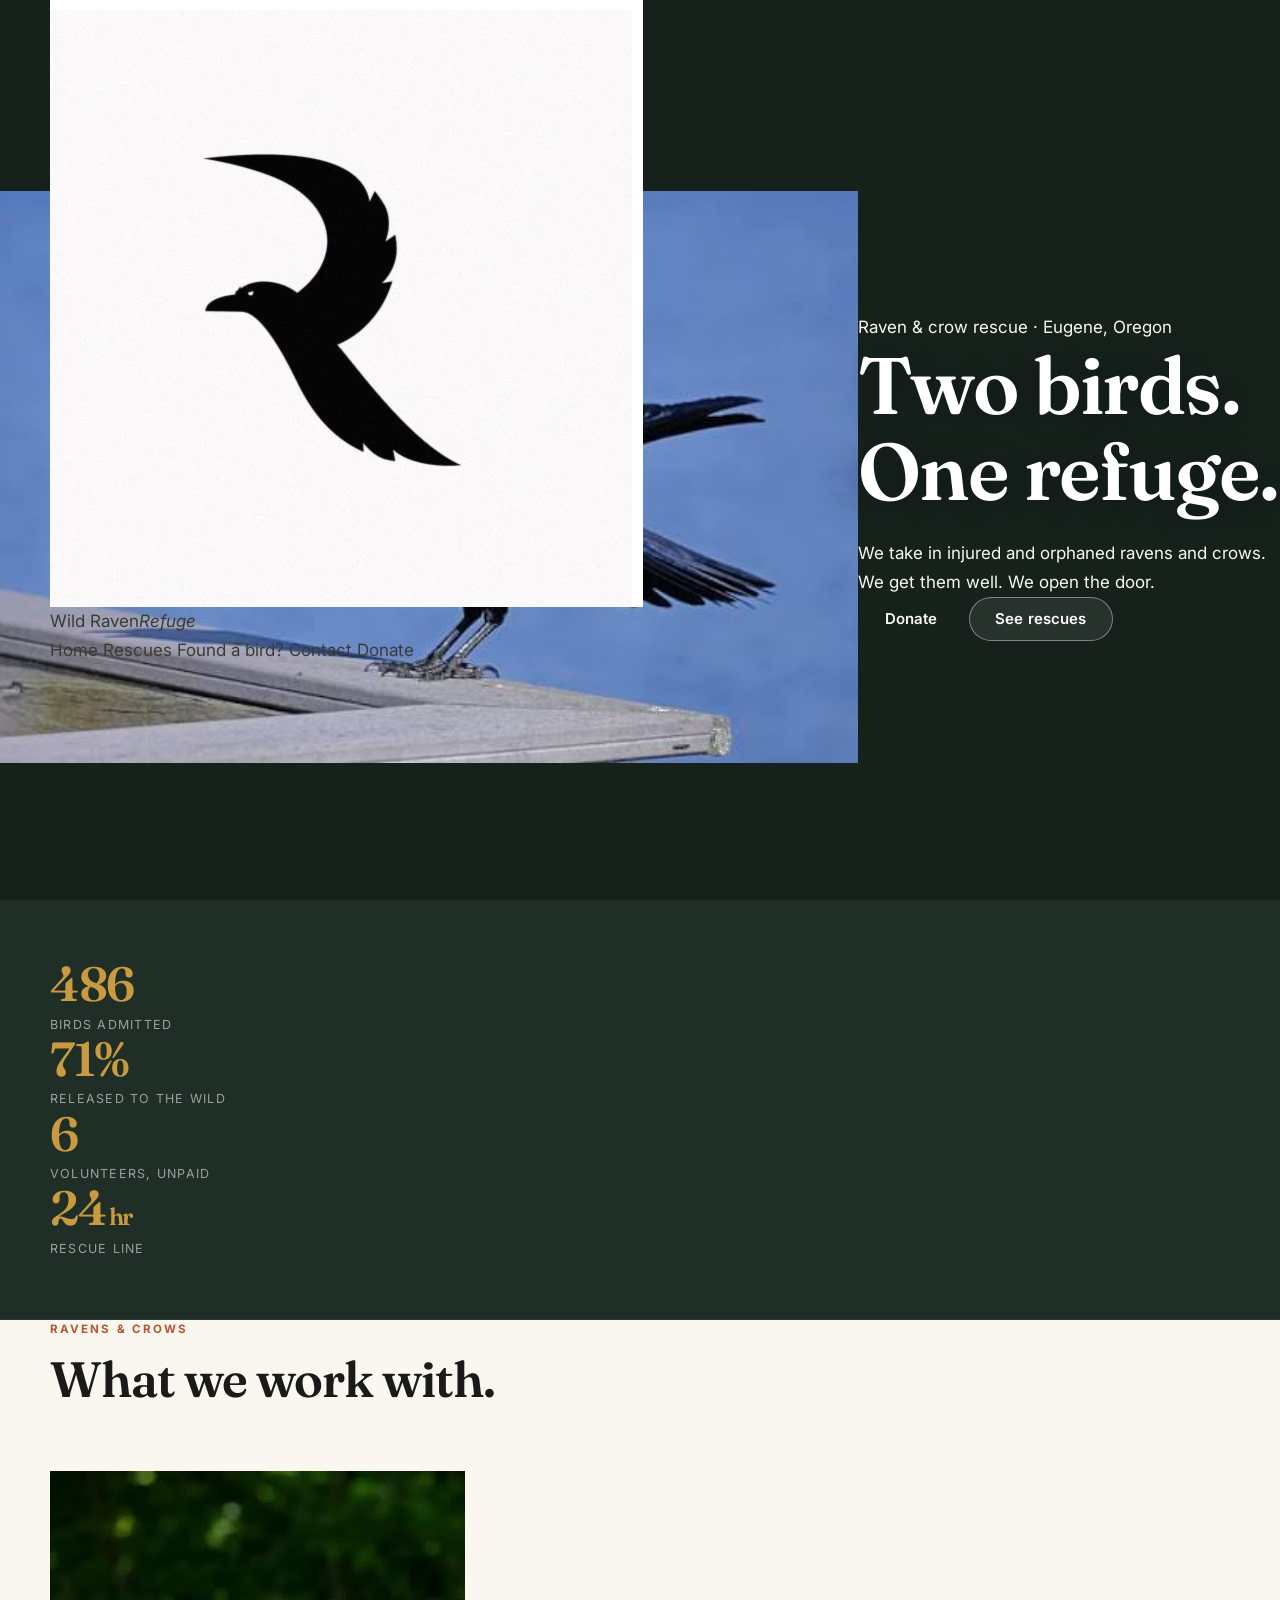
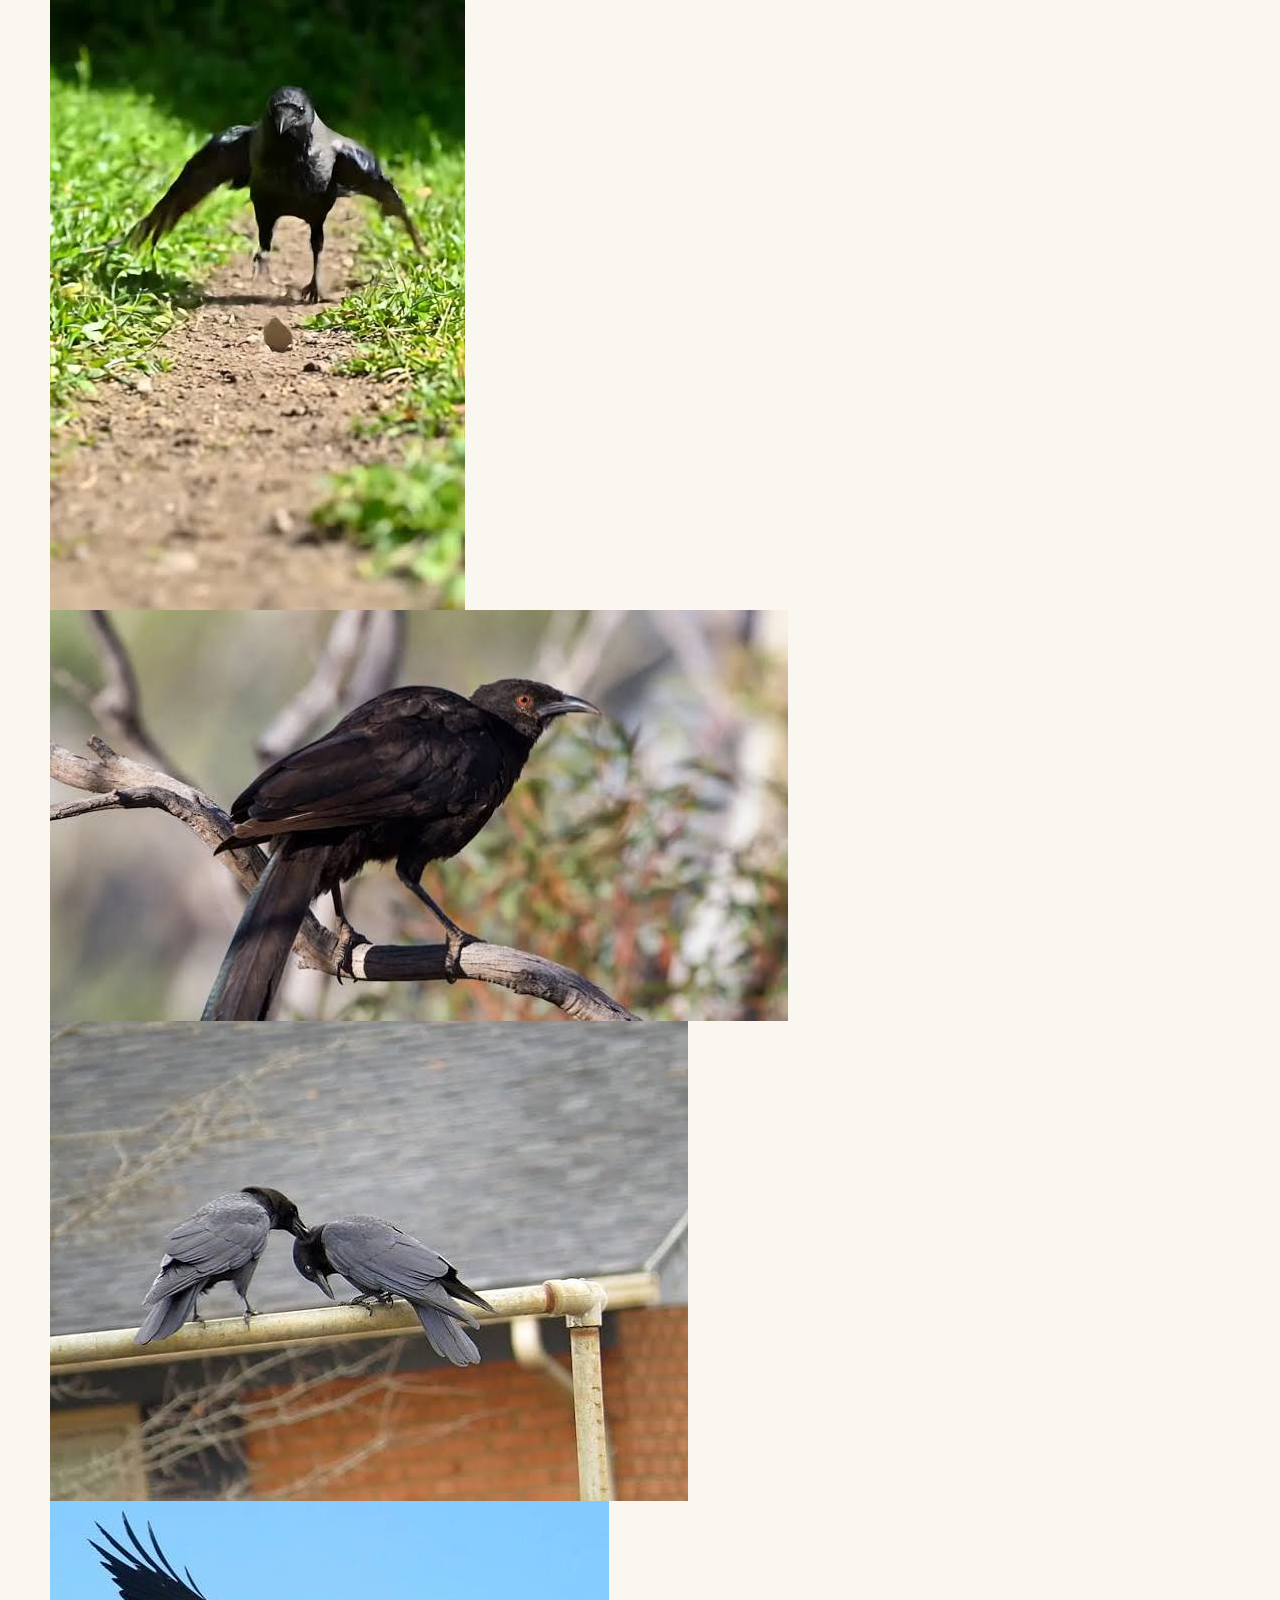
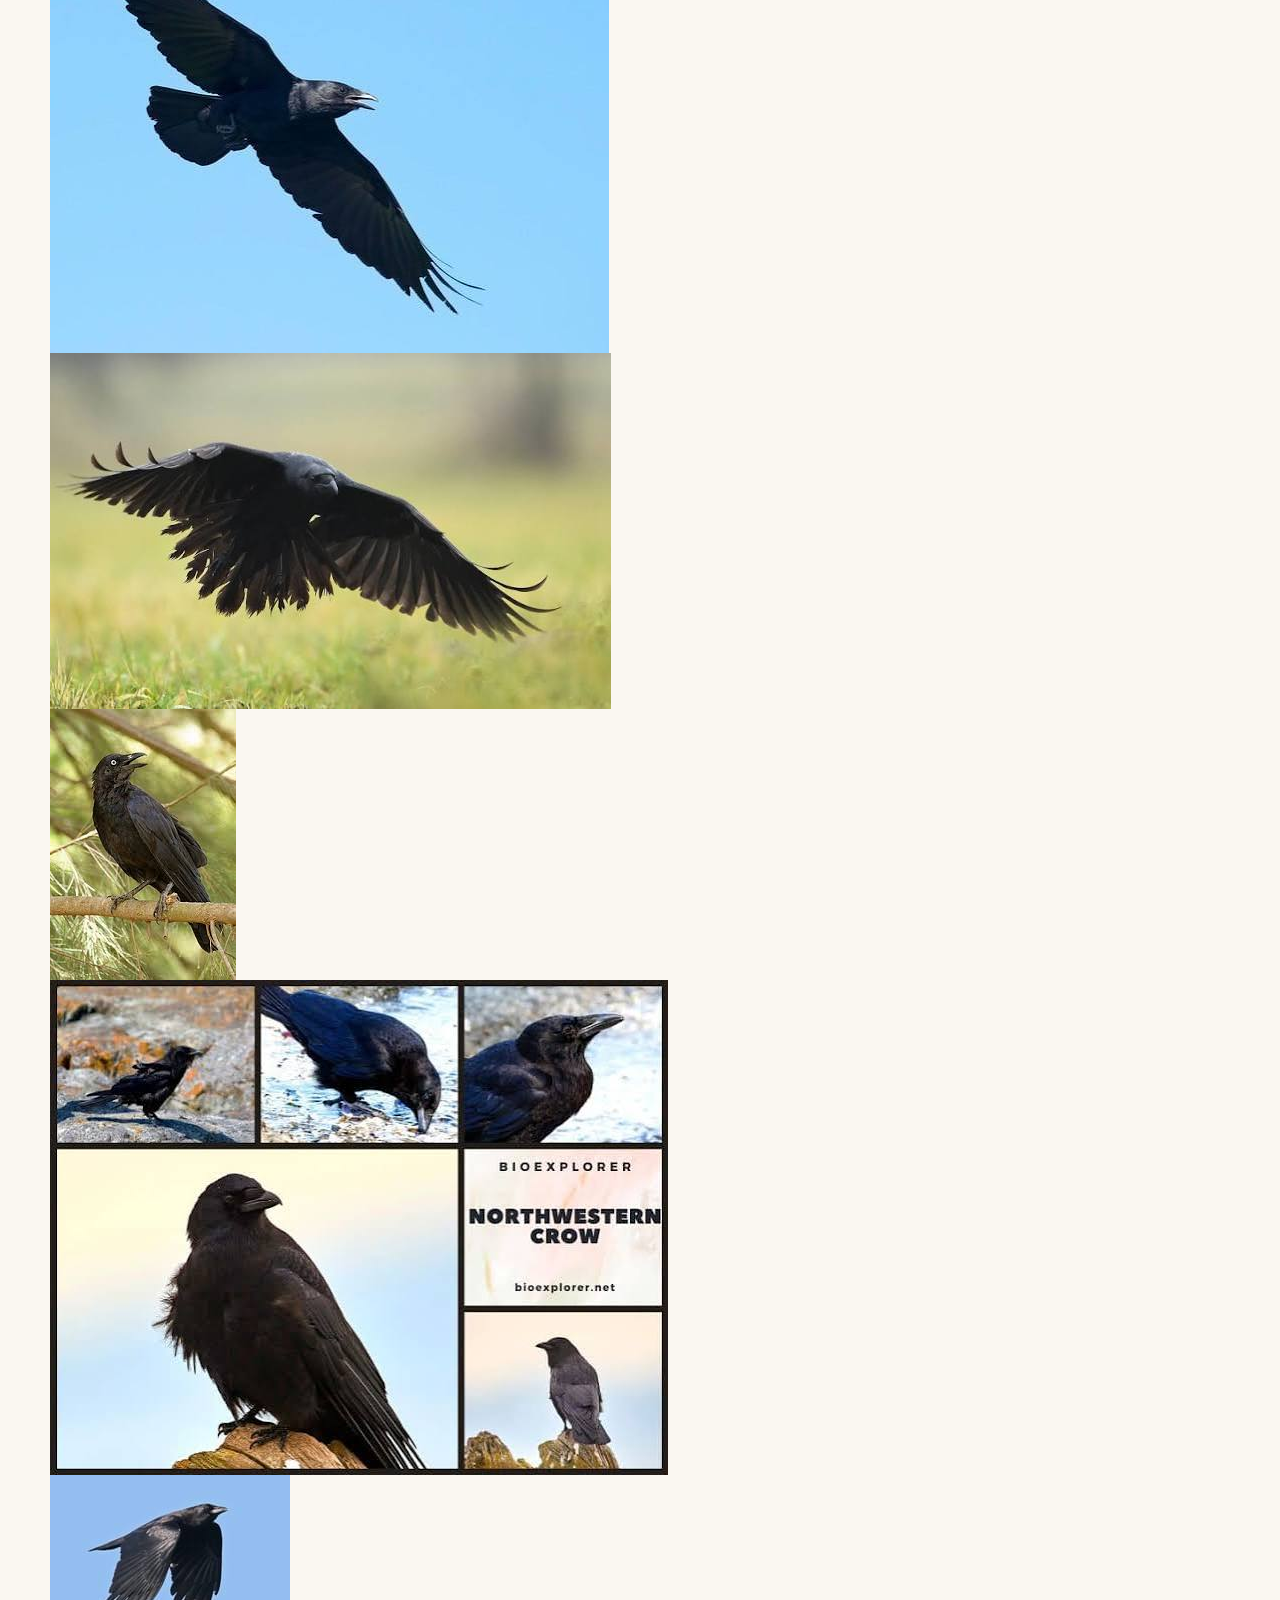
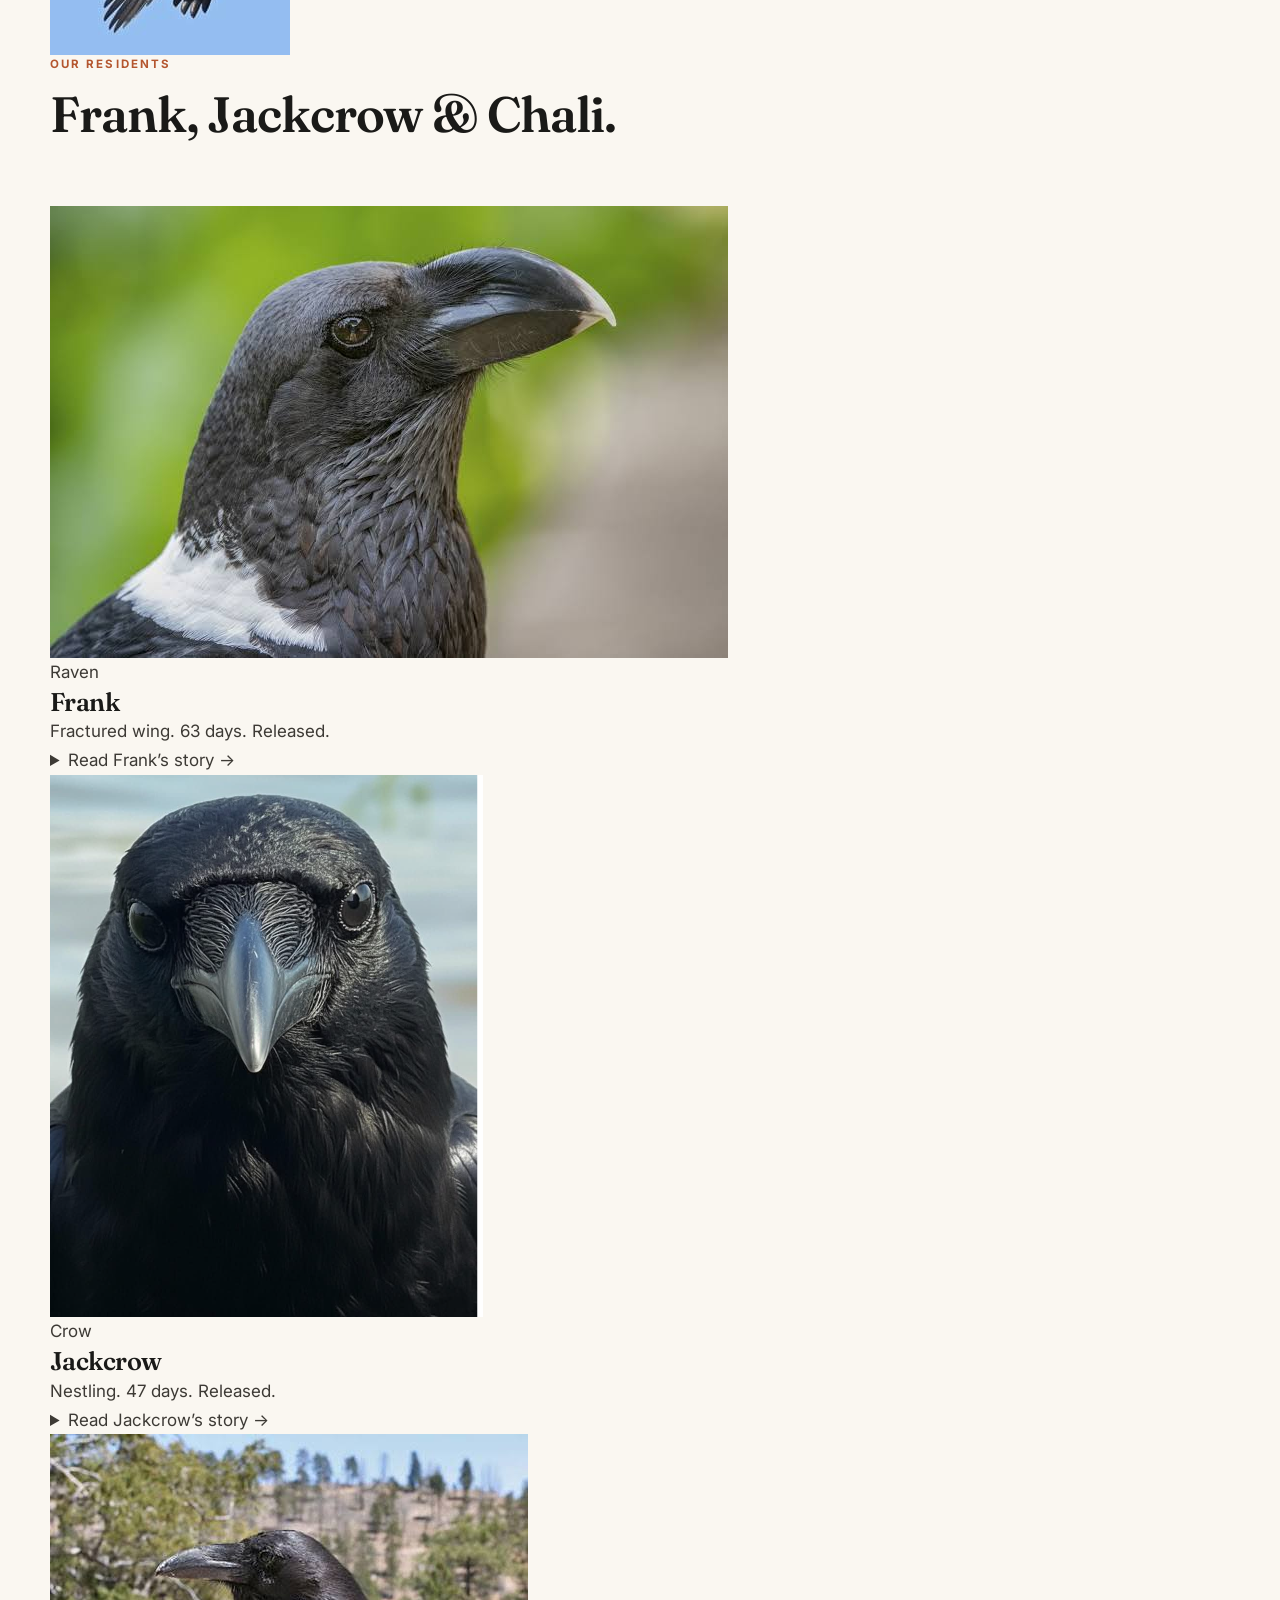
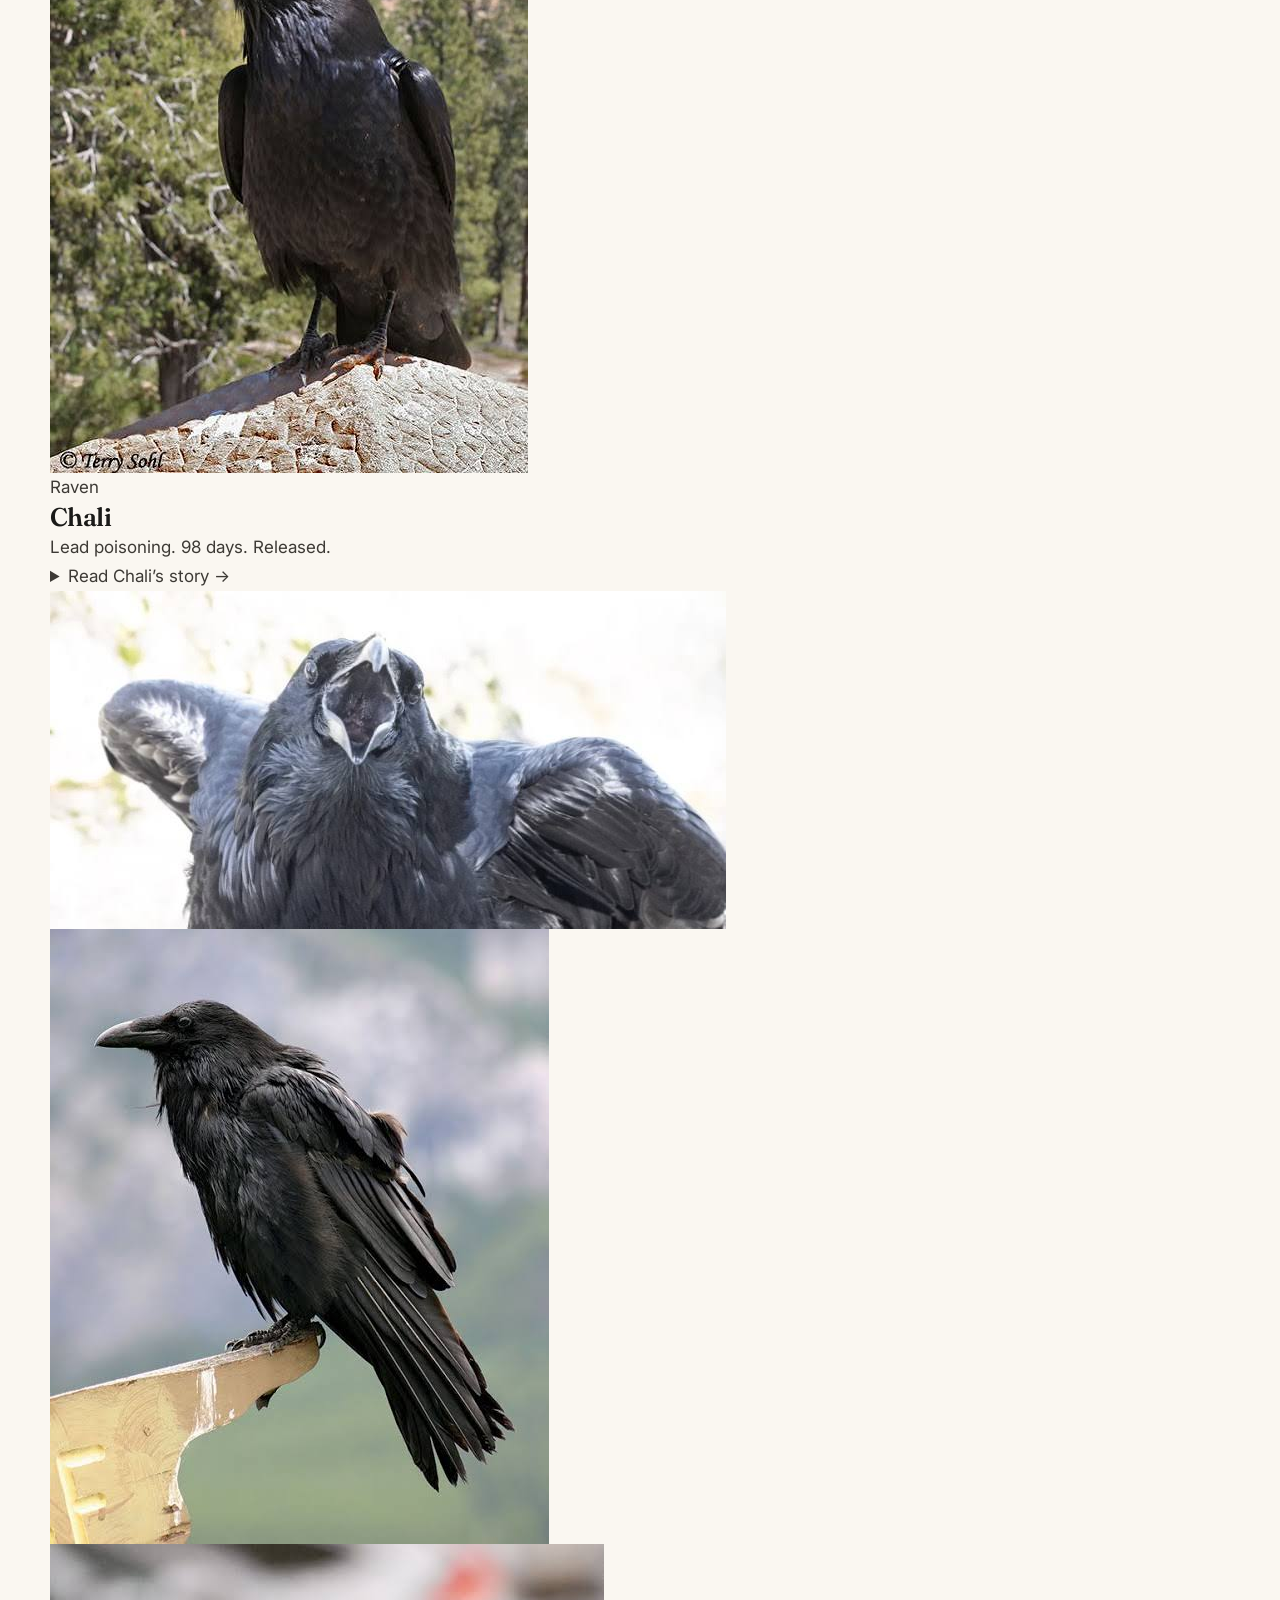
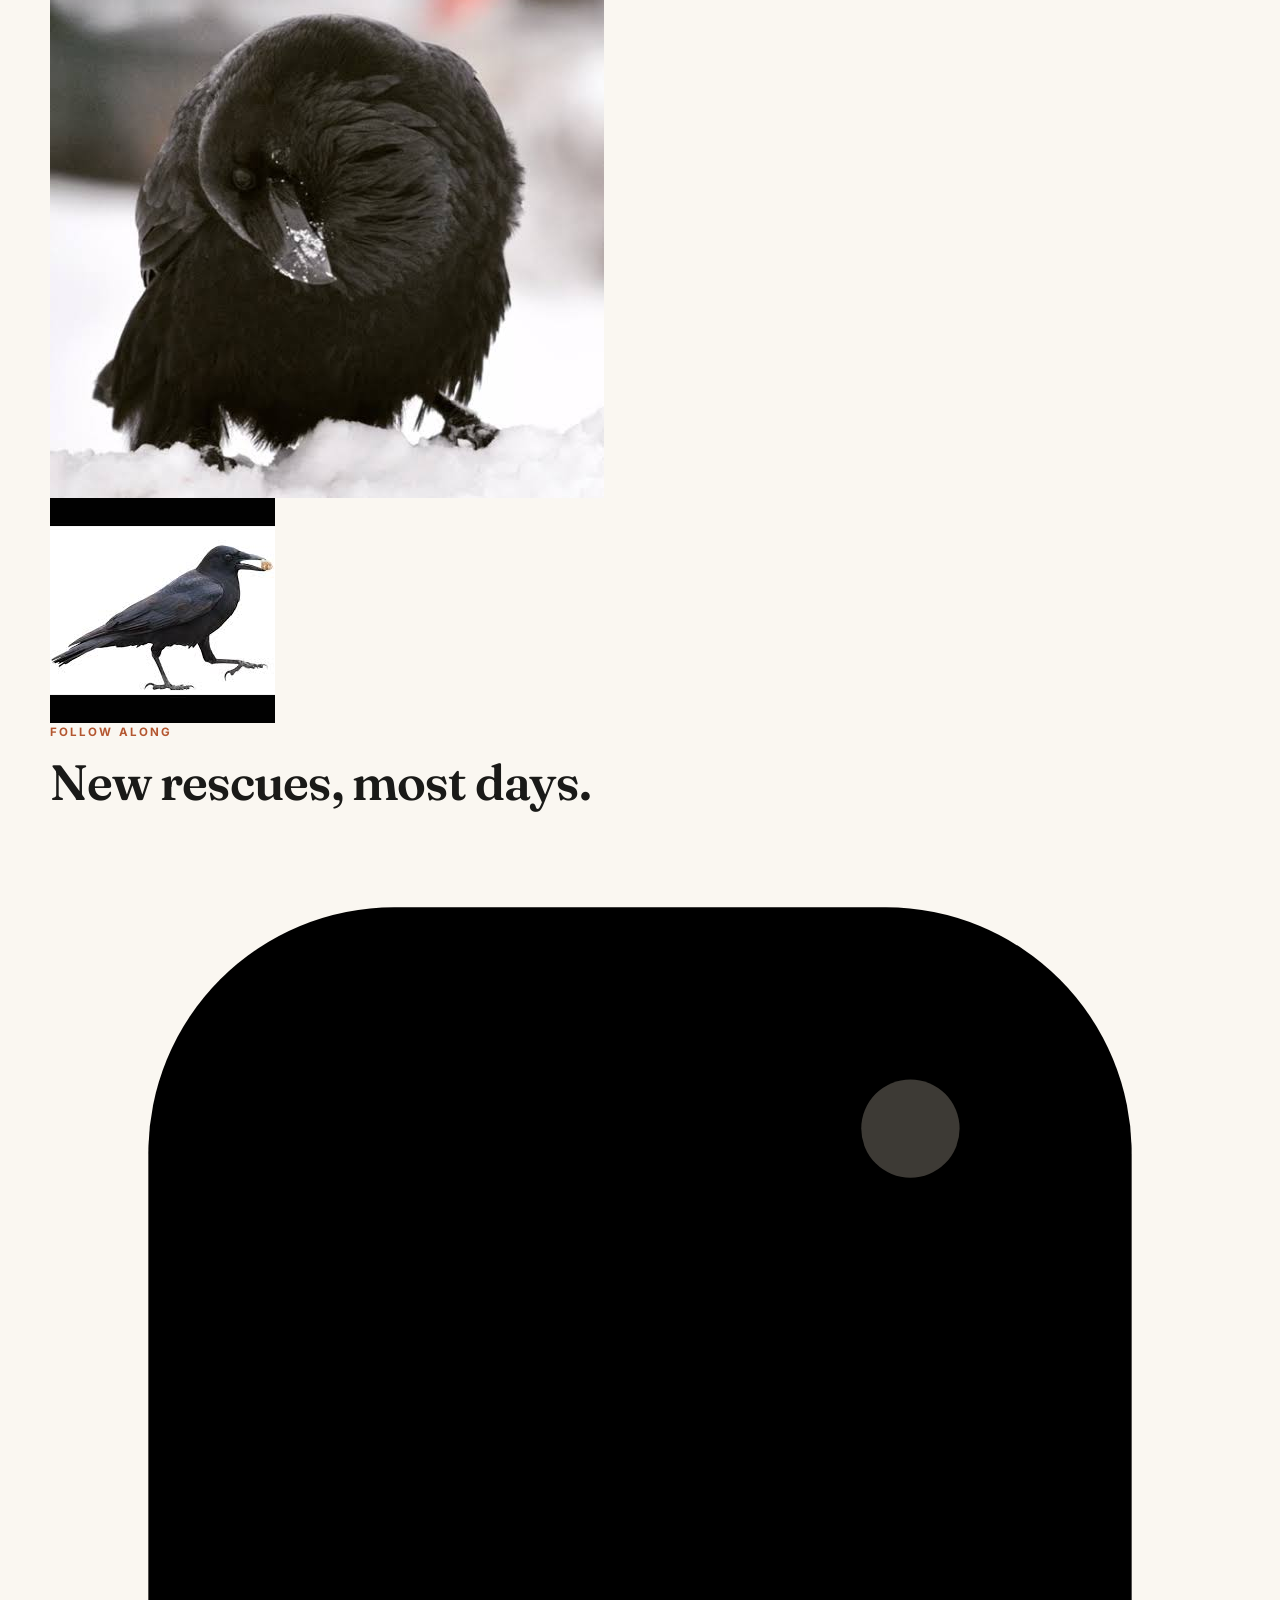
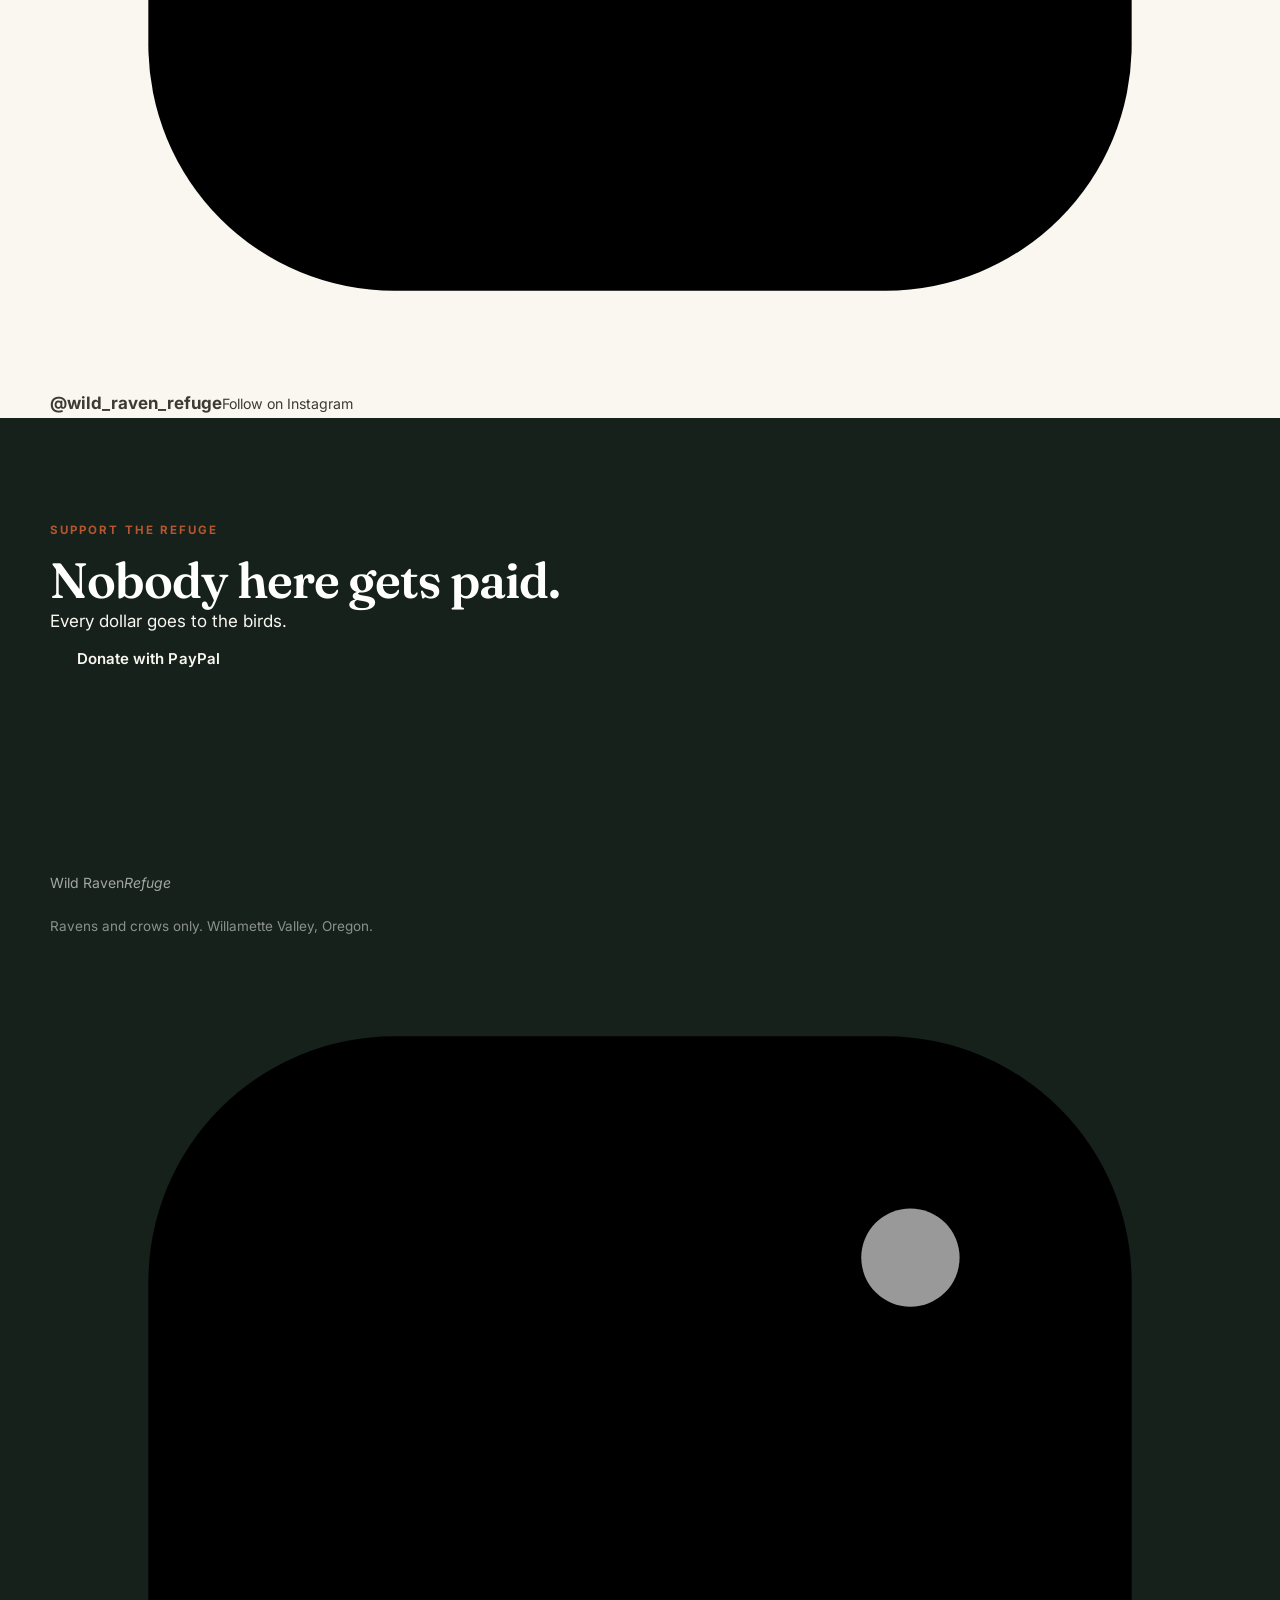
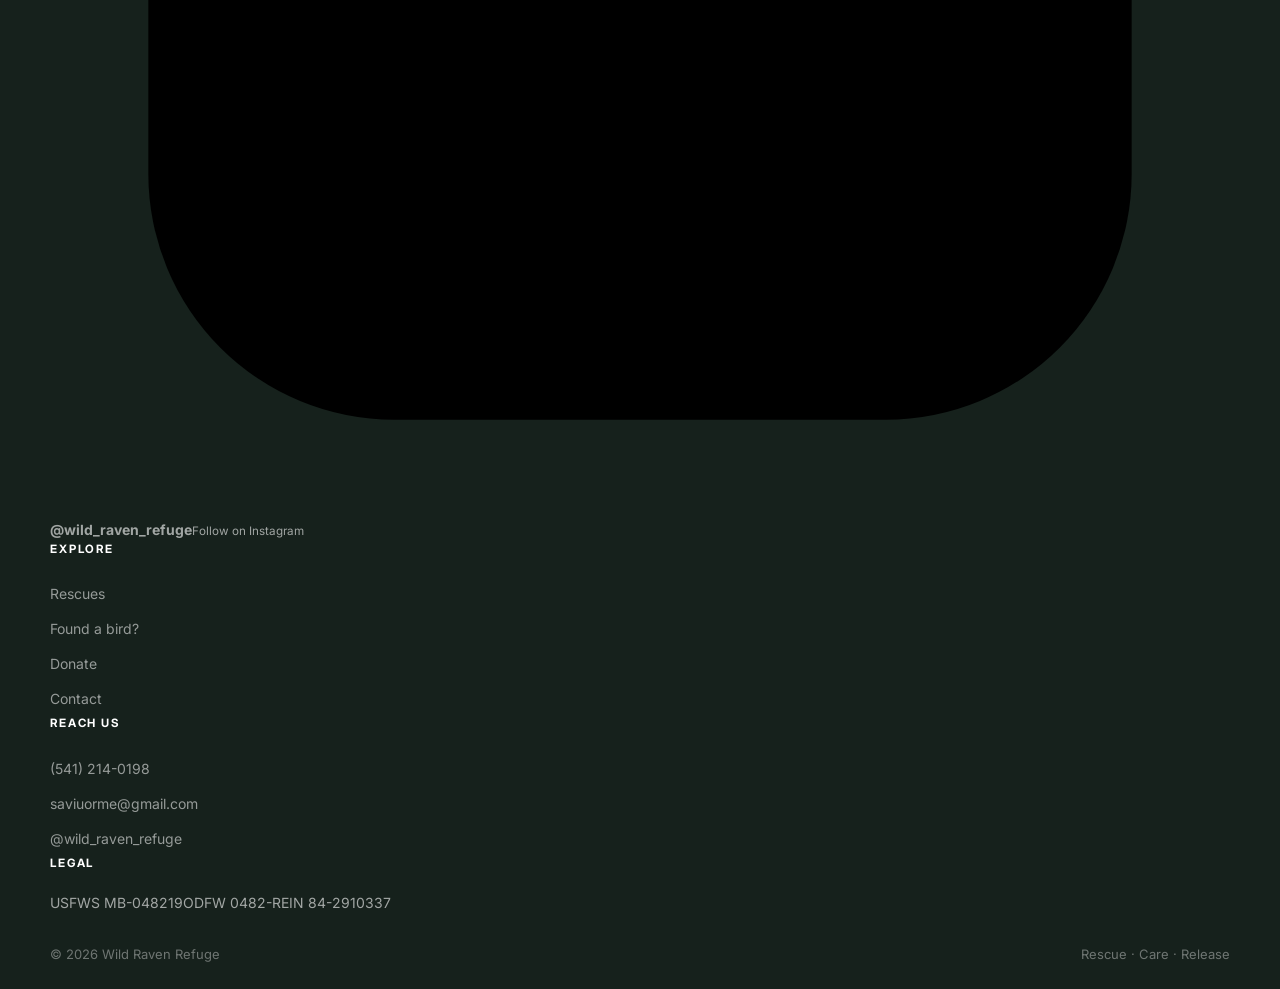
<file: index.html>
<!DOCTYPE html>
<html lang="en">
<head>
<meta charset="UTF-8">
<meta name="viewport" content="width=device-width, initial-scale=1">
<title>Wild Raven Refuge | Ravens &amp; crows, rescued and released</title>
<meta name="description" content="A small refuge rescuing ravens and crows in Eugene, Oregon.">
<meta name="theme-color" content="#0d1b2a">
<link rel="icon" href="data:image/svg+xml,<svg xmlns='http://www.w3.org/2000/svg' viewBox='0 0 100 100'><rect width='100' height='100' rx='22' fill='%230d1b2a'/><circle cx='50' cy='46' r='17' fill='%23f6f3ec'/><polygon points='67,46 91,39 67,53' fill='%23c8964a'/></svg>">
<link rel="preconnect" href="https://fonts.googleapis.com">
<link rel="preconnect" href="https://fonts.gstatic.com" crossorigin>
<link href="https://fonts.googleapis.com/css2?family=Fraunces:opsz,wght@9..144,500;9..144,600;9..144,700&family=Inter:wght@400;500;600;700&display=swap" rel="stylesheet">
<link rel="stylesheet" href="css/styles.css">
</head>
<body>

<header class="site-header" id="siteHeader">
  <div class="container header-inner">
    <a class="brand" href="index.html">
      <img class="brand-mark" src="images/log.png" alt="Wild Raven Refuge logo">
      <span class="brand-name">Wild Raven<em>Refuge</em></span>
    </a>
    <nav class="site-nav" id="siteNav">
      <a href="index.html" class="active">Home</a>
      <a href="stories.html">Rescues</a>
      <a href="help.html">Found a bird?</a>
      <a href="contact.html">Contact</a>
      <a class="nav-donate" href="donate.html">Donate</a>
    </nav>
    <button class="nav-toggle" id="navToggle" aria-label="Open menu" aria-expanded="false" aria-controls="siteNav">
      <span></span><span></span>
    </button>
  </div>
</header>

<main>

  <section class="hero">
    <div class="hero-image">
      <img src="images/firstp.jpg" alt="A black raven" width="2400" height="1500" fetchpriority="high">
    </div>
    <div class="hero-veil"></div>
    <div class="container hero-content">
      <p class="hero-eyebrow">Raven &amp; crow rescue &middot; Eugene, Oregon</p>
      <h1 class="hero-title">Two birds.<br>One refuge.</h1>
      <p class="hero-lede">We take in injured and orphaned ravens and crows. We get them well. We open the door.</p>
      <div class="hero-actions">
        <a class="btn btn-solid" href="https://www.paypal.com/donate/?hosted_button_id=A98NPM9H6RPYJ" target="_blank" rel="noopener">Donate</a>
        <a class="btn btn-ghost" href="stories.html">See rescues</a>
      </div>
    </div>
  </section>

  <section class="stats">
    <div class="container stats-row">
      <div class="stat"><span class="stat-num" data-count="486">0</span><span class="stat-label">Birds admitted</span></div>
      <div class="stat"><span class="stat-num" data-count="71" data-suffix="%">0</span><span class="stat-label">Released to the wild</span></div>
      <div class="stat"><span class="stat-num" data-count="6">0</span><span class="stat-label">Volunteers, unpaid</span></div>
      <div class="stat"><span class="stat-num">24<span class="stat-unit">hr</span></span><span class="stat-label">Rescue line</span></div>
    </div>
  </section>

  <section class="gallery">
    <div class="container">
      <header class="section-head section-head-tight">
        <p class="eyebrow">Ravens &amp; crows</p>
        <h2>What we work with.</h2>
      </header>
    </div>
    <div class="container">
      <div class="gallery-strip">
        <figure class="gallery-item"><img src="images/1.jpg" alt="Raven or crow" loading="lazy"></figure>
        <figure class="gallery-item"><img src="images/2.jpg" alt="Raven or crow" loading="lazy"></figure>
        <figure class="gallery-item"><img src="images/3.jpg" alt="Raven or crow" loading="lazy"></figure>
        <figure class="gallery-item"><img src="images/16.jpg" alt="Raven or crow" loading="lazy"></figure>
      </div>
      <div class="gallery-strip">
        <figure class="gallery-item"><img src="images/5.jpg" alt="Raven or crow" loading="lazy"></figure>
        <figure class="gallery-item"><img src="images/6.jpg" alt="Raven or crow" loading="lazy"></figure>
        <figure class="gallery-item"><img src="images/7.jpg" alt="Raven or crow" loading="lazy"></figure>
        <figure class="gallery-item"><img src="images/8.jpg" alt="Raven or crow" loading="lazy"></figure>
      </div>
    </div>
  </section>

  <section class="birds">
    <div class="container">
      <header class="section-head">
        <p class="eyebrow">Our residents</p>
        <h2>Frank, Jackcrow &amp; Chali.</h2>
      </header>
      <div class="bird-grid">
        <article class="bird-card">
          <div class="bird-photo"><img src="images/9.jpg" alt="Frank the raven" loading="lazy"></div>
          <div class="bird-body">
            <p class="bird-tag">Raven</p>
            <h3>Frank</h3>
            <p class="bird-one-line">Fractured wing. 63 days. Released.</p>
            <details class="expand"><summary>Read Frank&rsquo;s story <span>→</span></summary>
              <div class="expand-body"><p>Found on Coburg Road, two days down. Clean fracture through the left humerus. Pinned the next morning. Four weeks recovery, five in the flight pen. Released 16 January.</p></div>
            </details>
          </div>
        </article>
        <article class="bird-card">
          <div class="bird-photo"><img src="images/100.png" alt="Jackcrow the crow" loading="lazy"></div>
          <div class="bird-body">
            <p class="bird-tag">Crow</p>
            <h3>Jackcrow</h3>
            <p class="bird-one-line">Nestling. 47 days. Released.</p>
            <details class="expand"><summary>Read Jackcrow&rsquo;s story <span>→</span></summary>
              <div class="expand-body"><p>Nine days old when he came in. No feathers, no eyes open. Fed every ninety minutes for three weeks. Fledged in April. Still visits the original garden.</p></div>
            </details>
          </div>
        </article>
        <article class="bird-card">
          <div class="bird-photo"><img src="images/11.jpg" alt="Chali the raven" loading="lazy"></div>
          <div class="bird-body">
            <p class="bird-tag">Raven</p>
            <h3>Chali</h3>
            <p class="bird-one-line">Lead poisoning. 98 days. Released.</p>
            <details class="expand"><summary>Read Chali&rsquo;s story <span>→</span></summary>
              <div class="expand-body"><p>Found near Junction City, unable to stand. Lead at 74 &micro;g/dL. Two chelation courses, eleven weeks of feeding. Released in March.</p></div>
            </details>
          </div>
        </article>
      </div>
    </div>
  </section>

  <section class="gallery">
    <div class="container">
      <div class="gallery-strip">
        <figure class="gallery-item"><img src="images/12.jpg" alt="Raven or crow" loading="lazy"></figure>
        <figure class="gallery-item"><img src="images/13.jpg" alt="Raven or crow" loading="lazy"></figure>
        <figure class="gallery-item"><img src="images/14.jpg" alt="Raven or crow" loading="lazy"></figure>
        <figure class="gallery-item"><img src="images/15.jpg" alt="Raven or crow" loading="lazy"></figure>
      </div>
    </div>
  </section>

  <section class="ig-section">
    <div class="container">
      <p class="eyebrow">Follow along</p>
      <h2>New rescues, most days.</h2>
      <a class="ig-btn ig-btn-lg" href="https://www.instagram.com/wild_raven_refuge" target="_blank" rel="noopener">
        <svg class="ig-icon" viewBox="0 0 24 24" aria-hidden="true"><rect x="2" y="2" width="20" height="20" rx="5" ry="5"/><circle cx="12" cy="12" r="4.5"/><circle cx="17.5" cy="6.5" r="1" fill="currentColor"/></svg>
        <span class="ig-handle"><strong>@wild_raven_refuge</strong><small>Follow on Instagram</small></span>
      </a>
    </div>
  </section>

  <section class="donate">
    <div class="container donate-inner">
      <p class="eyebrow">Support the refuge</p>
      <h2>Nobody here gets paid.</h2>
      <p class="donate-lede">Every dollar goes to the birds.</p>
      <a class="btn btn-solid btn-large" href="https://www.paypal.com/donate/?hosted_button_id=A98NPM9H6RPYJ" target="_blank" rel="noopener">Donate with PayPal</a>
    </div>
  </section>

</main>

<footer class="site-footer">
  <div class="container footer-inner">
    <div class="footer-brand">
      <span class="brand-name brand-name-light">Wild Raven<em>Refuge</em></span>
      <p>Ravens and crows only. Willamette Valley, Oregon.</p>
      <a class="ig-btn" href="https://www.instagram.com/wild_raven_refuge" target="_blank" rel="noopener" style="margin-top:1.25rem;">
        <svg class="ig-icon" viewBox="0 0 24 24" aria-hidden="true"><rect x="2" y="2" width="20" height="20" rx="5" ry="5"/><circle cx="12" cy="12" r="4.5"/><circle cx="17.5" cy="6.5" r="1" fill="currentColor"/></svg>
        <span class="ig-handle"><strong>@wild_raven_refuge</strong><small>Follow on Instagram</small></span>
      </a>
    </div>
    <div class="footer-col"><h4>Explore</h4>
      <a href="stories.html">Rescues</a><a href="help.html">Found a bird?</a><a href="donate.html">Donate</a><a href="contact.html">Contact</a>
    </div>
    <div class="footer-col"><h4>Reach us</h4>
      <a href="tel:+15412140198">(541) 214-0198</a>
      <a href="mailto:saviuorme@gmail.com">saviuorme@gmail.com</a>
      <a href="https://www.instagram.com/wild_raven_refuge" target="_blank" rel="noopener">@wild_raven_refuge</a>
    </div>
    <div class="footer-col"><h4>Legal</h4>
      <span>USFWS MB-048219</span><span>ODFW 0482-R</span><span>EIN 84-2910337</span>
    </div>
  </div>
  <div class="container footer-bottom">
    <span>&copy; <span class="js-year">2026</span> Wild Raven Refuge</span>
    <span>Rescue &middot; Care &middot; Release</span>
  </div>
</footer>

<script src="js/main.js"></script>
</body>
</html>
</file>
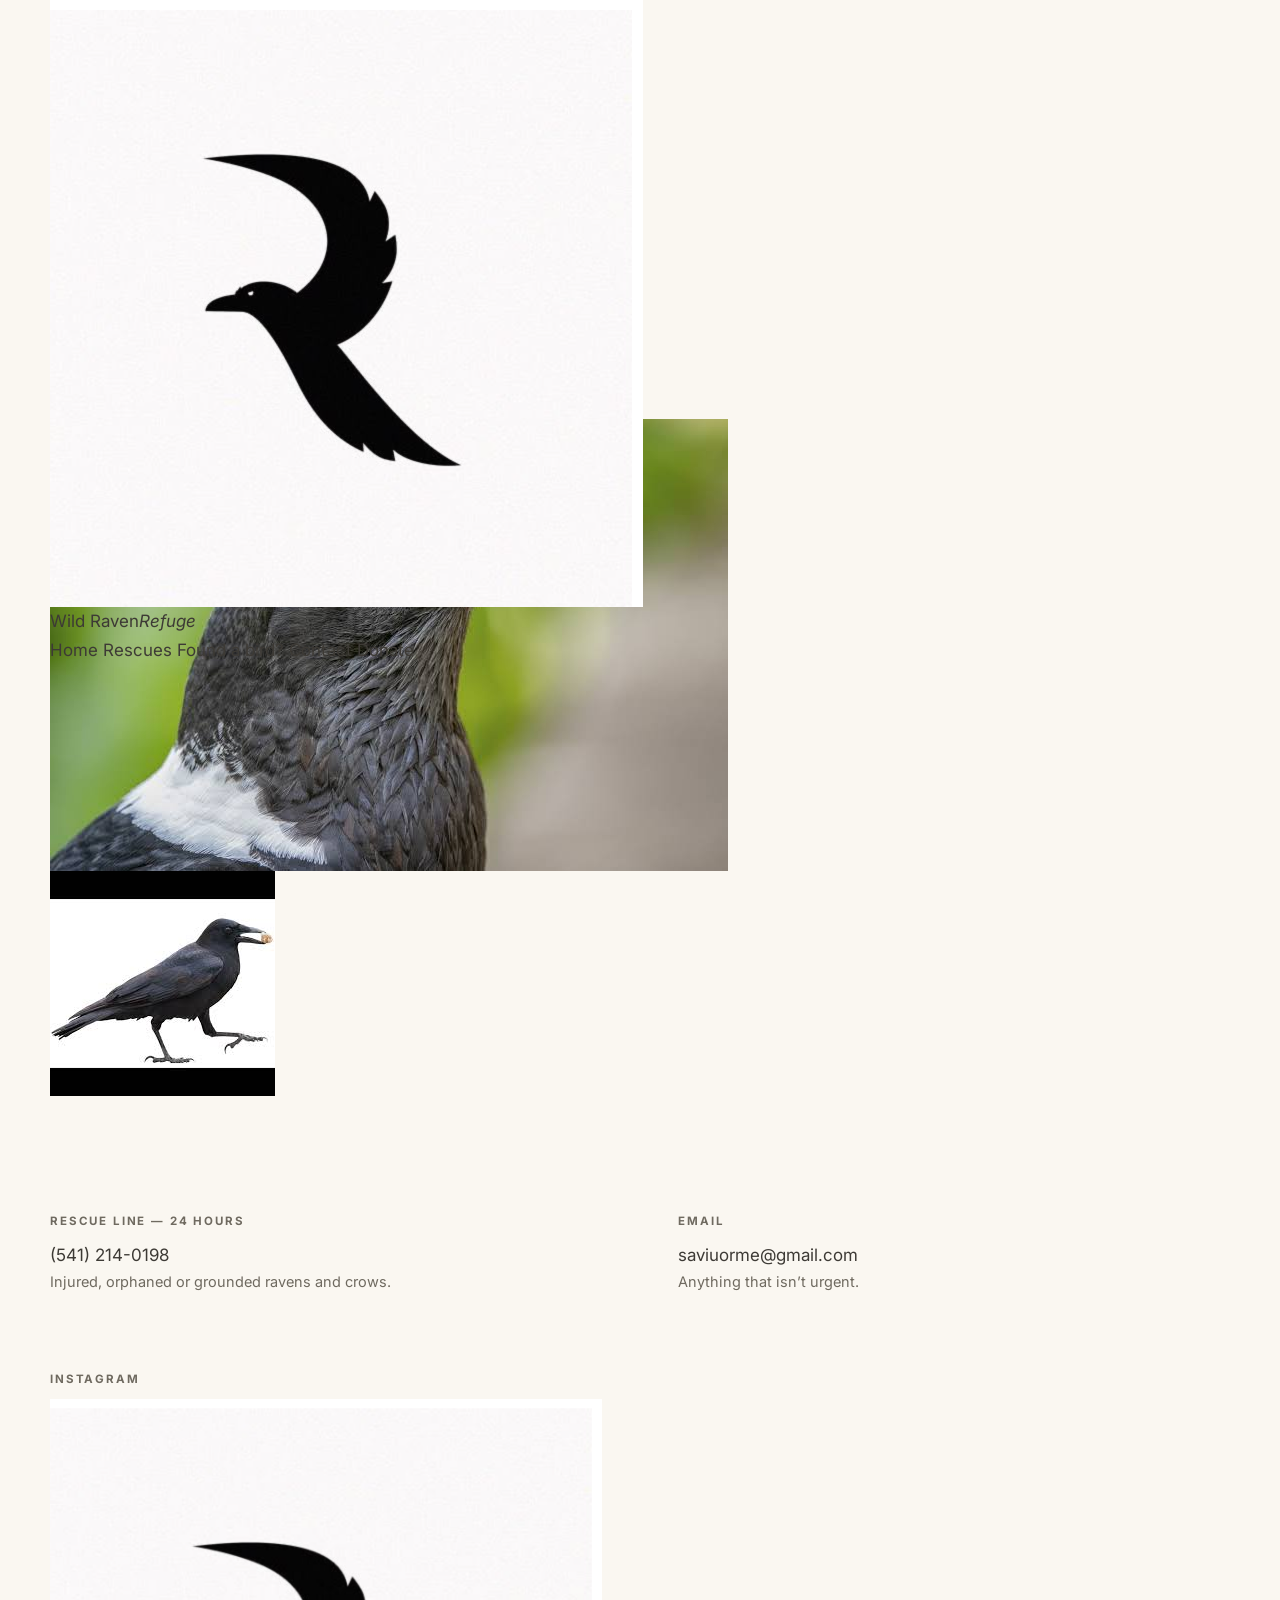
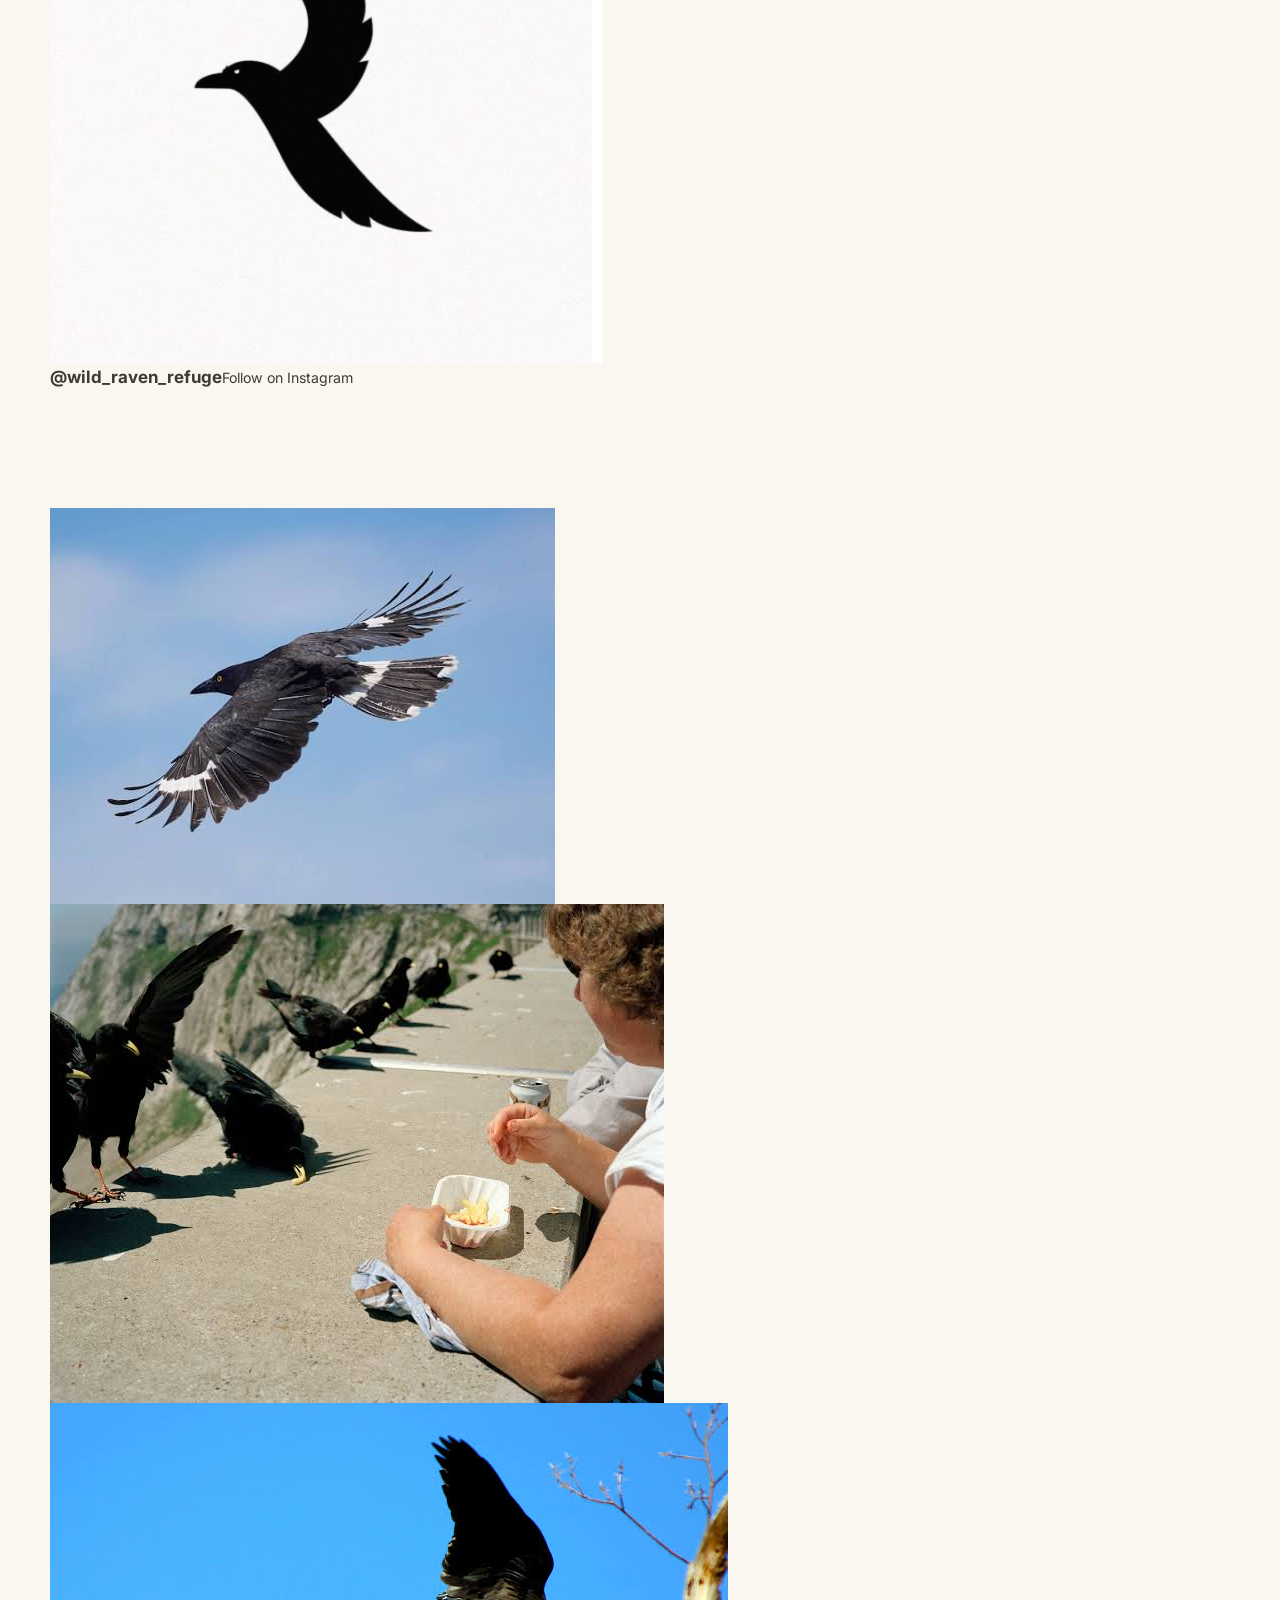
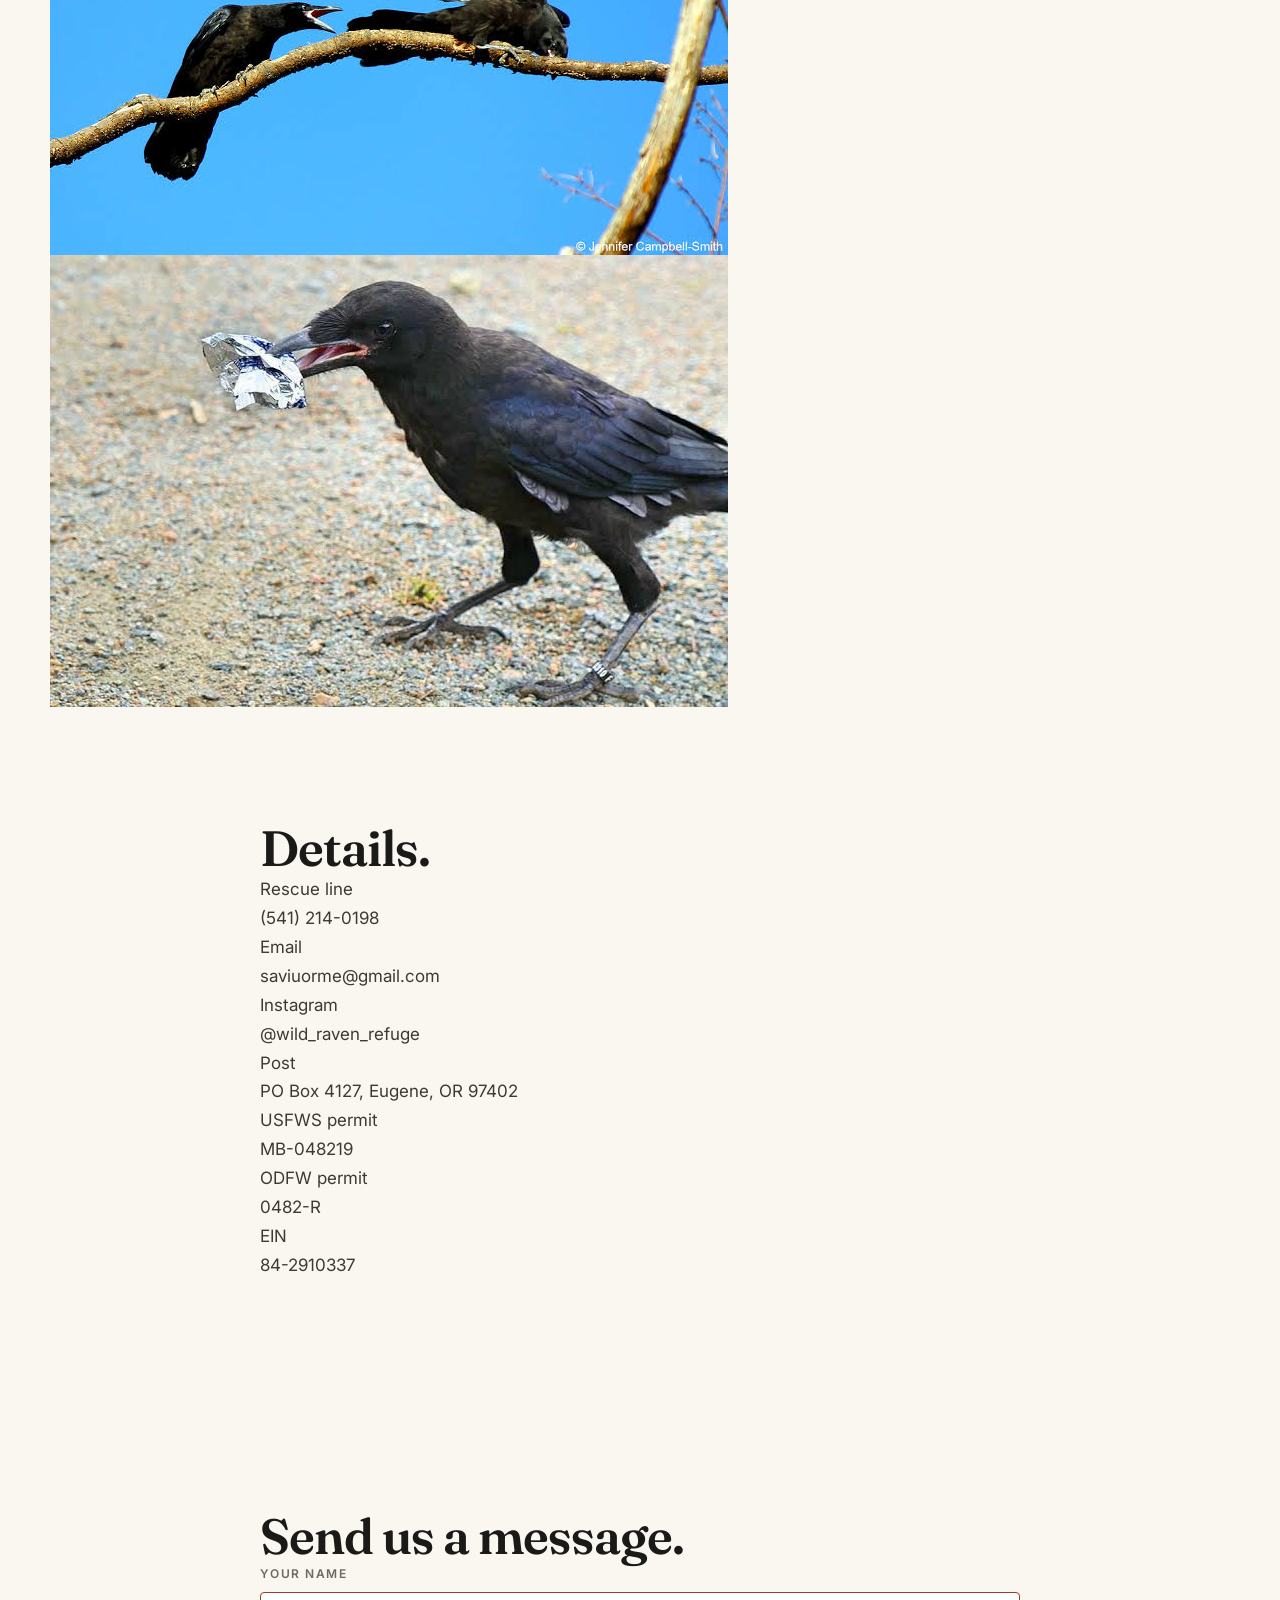
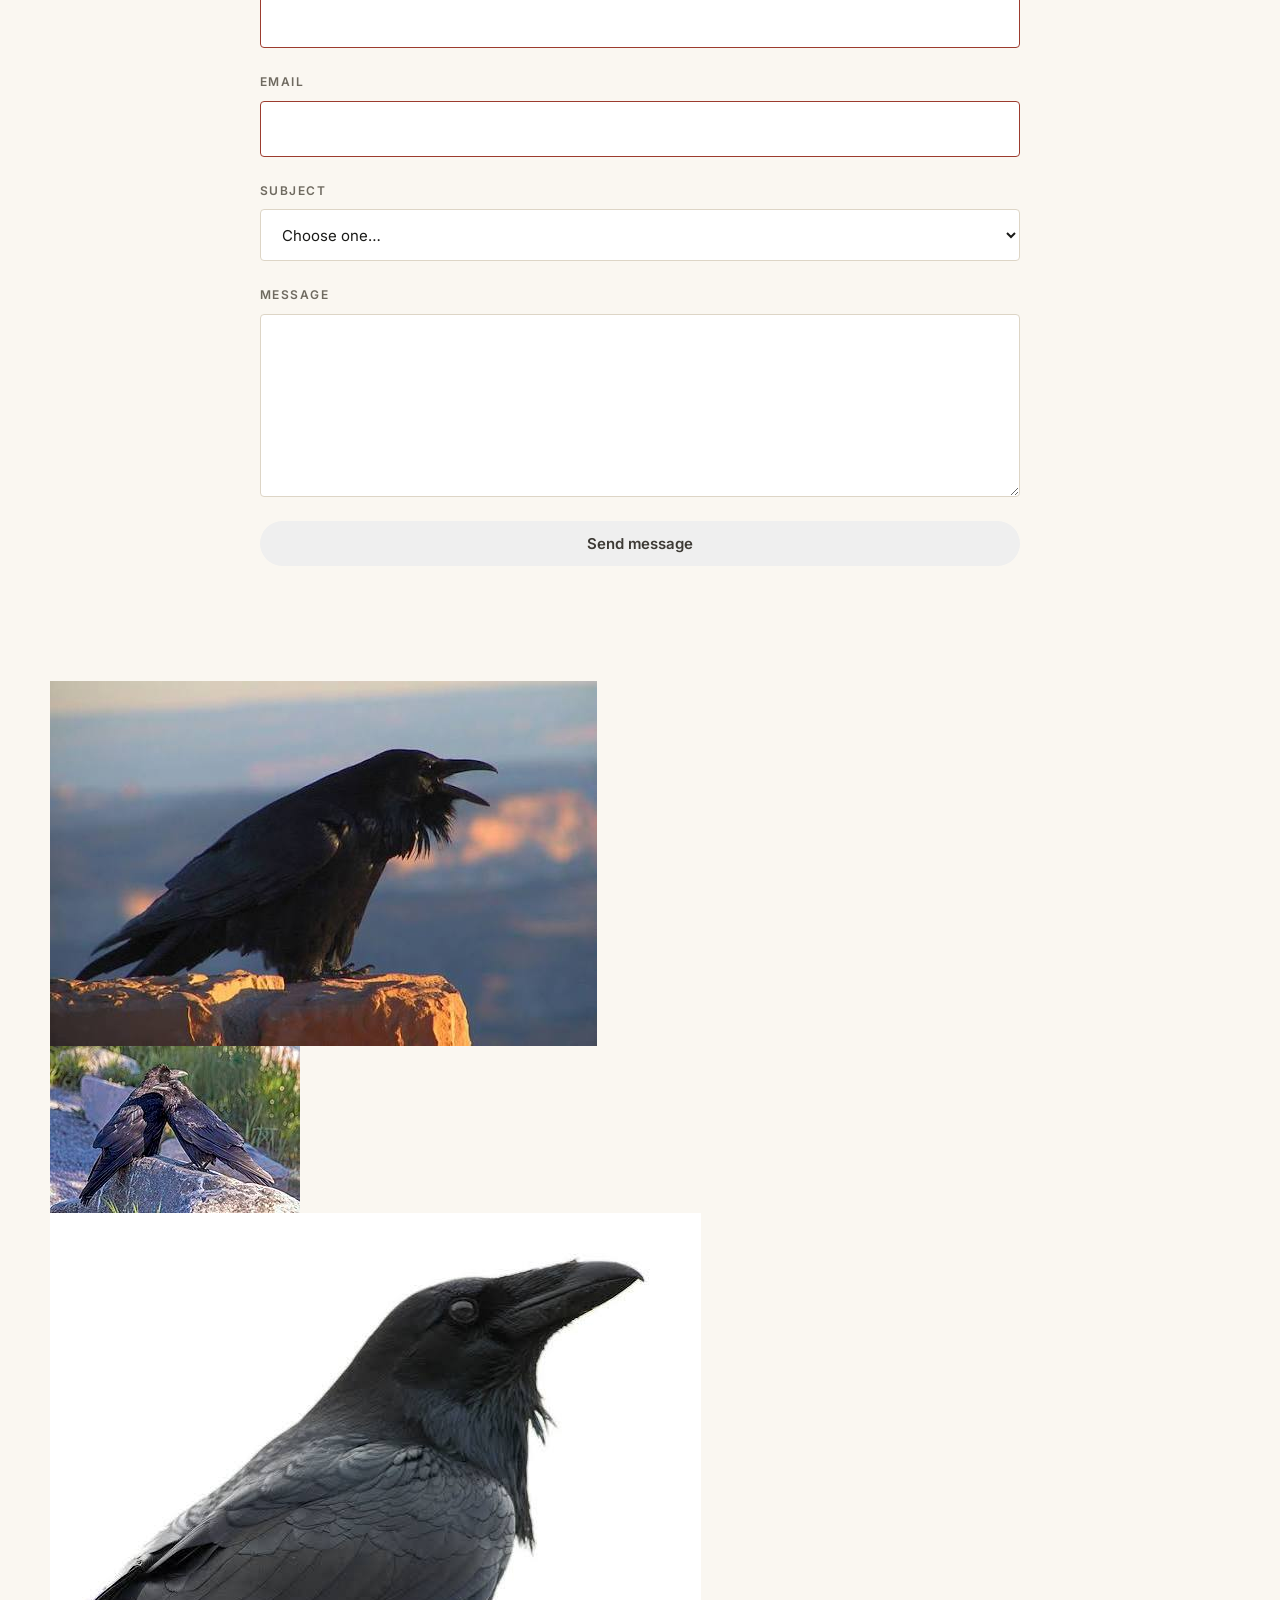
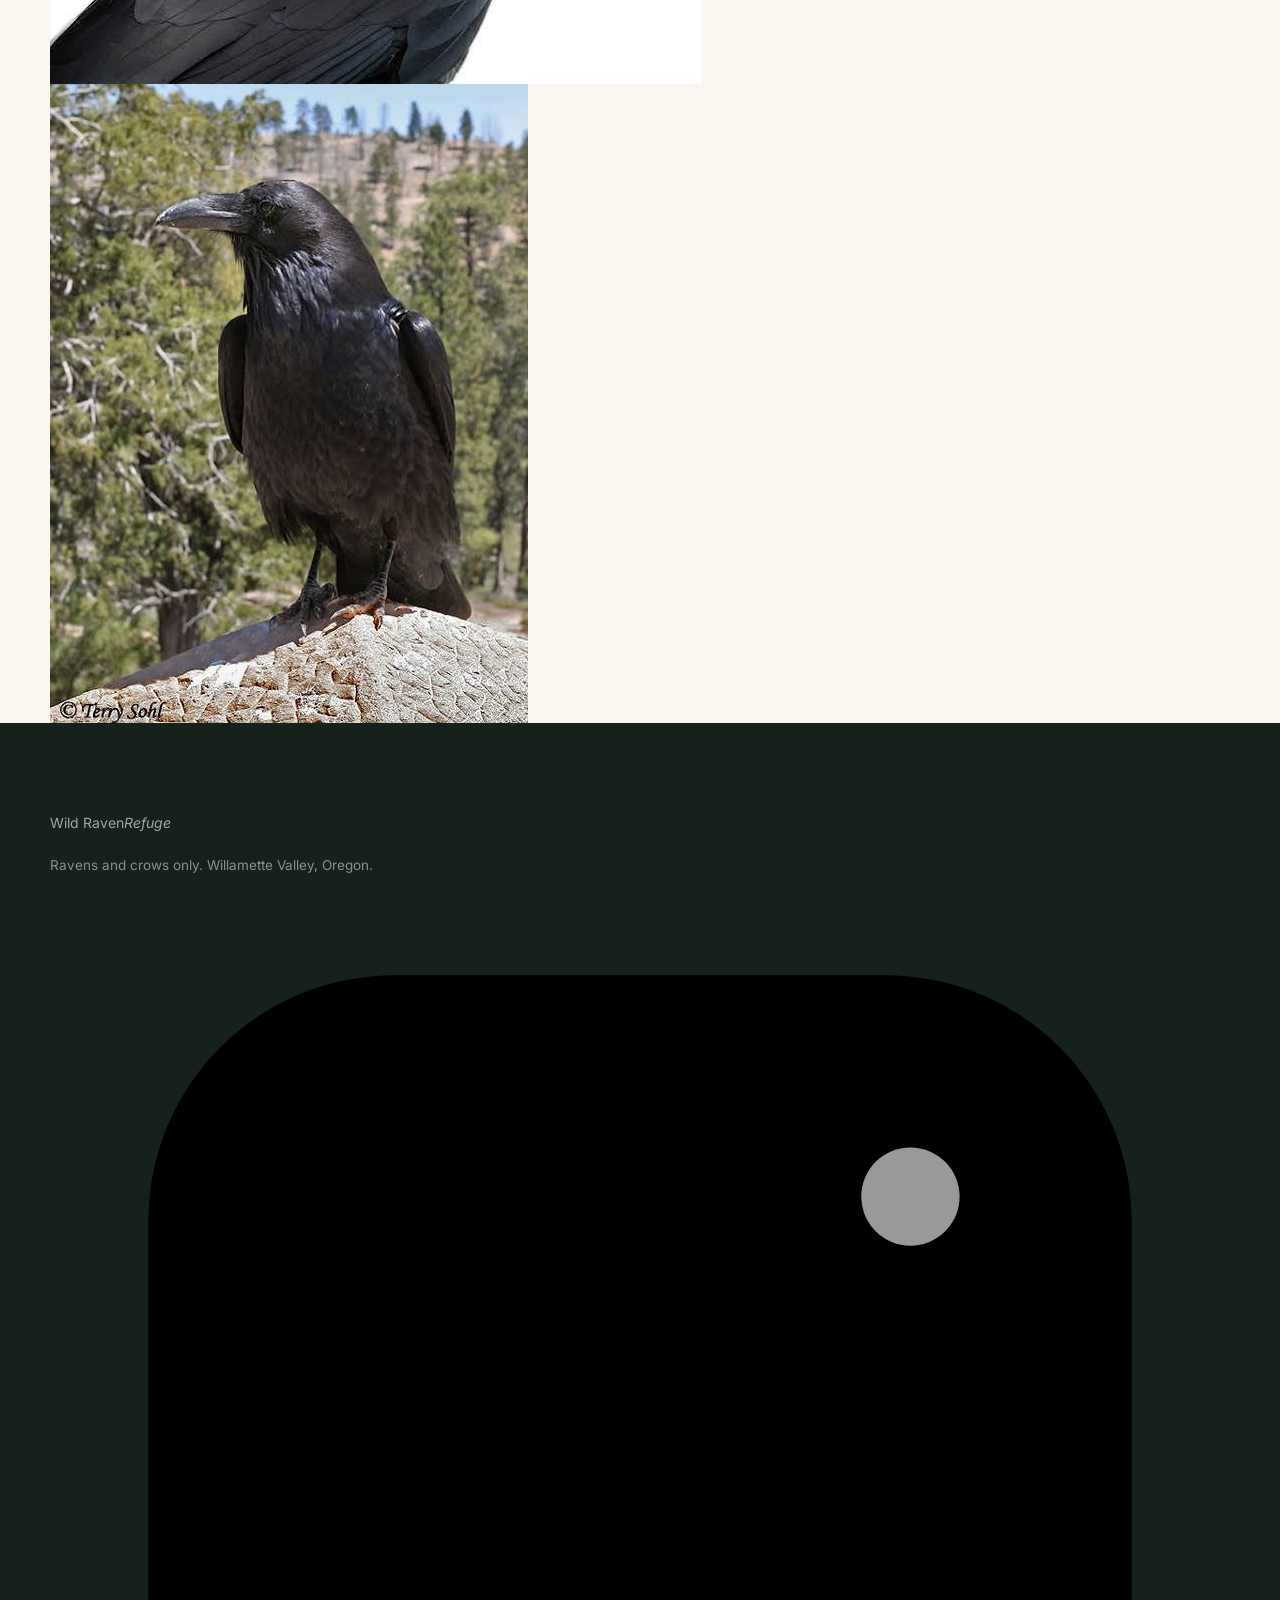
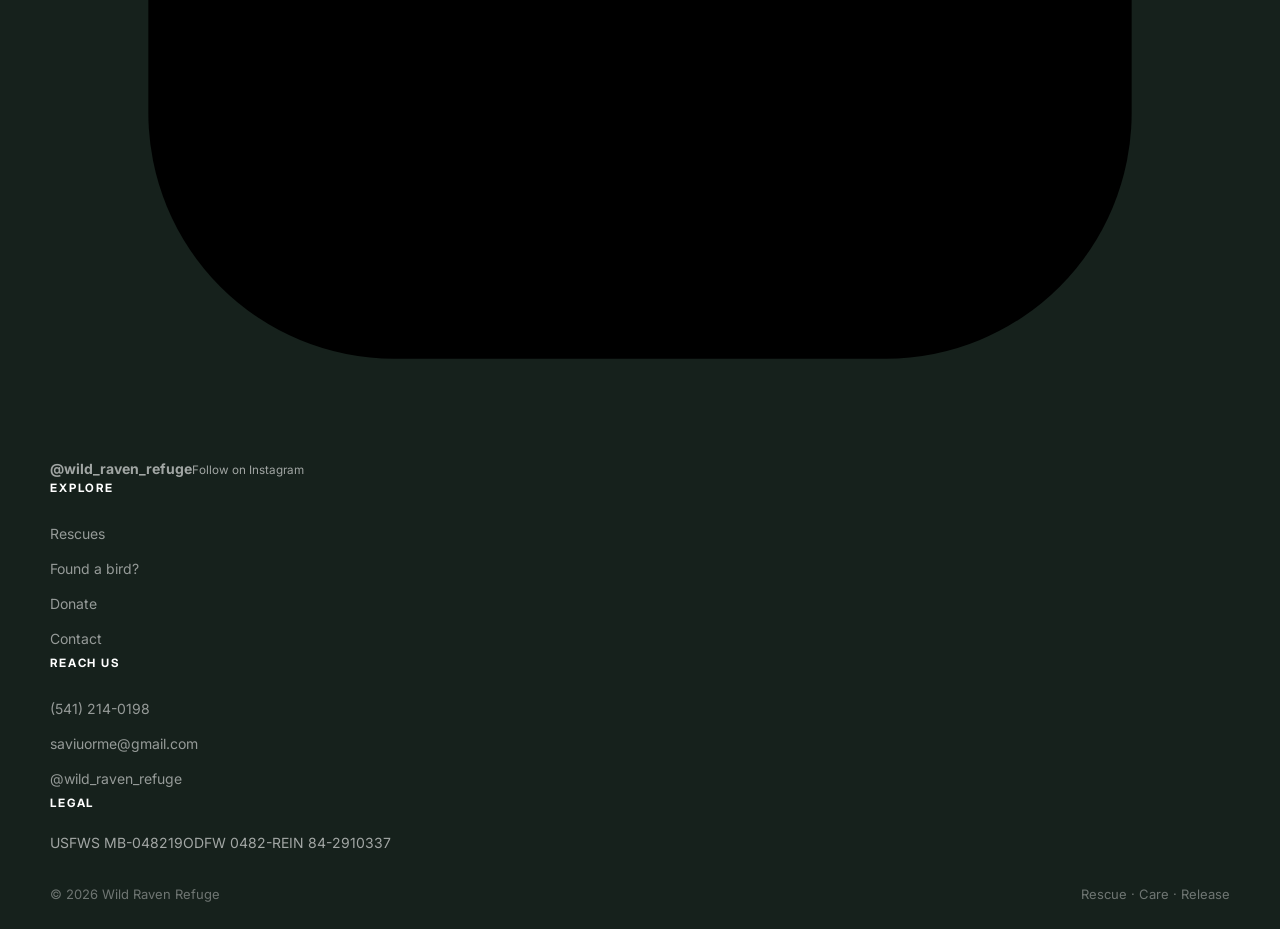
<file: contact.html>
<!DOCTYPE html>
<html lang="en">
<head>
<meta charset="UTF-8">
<meta name="viewport" content="width=device-width, initial-scale=1">
<title>Contact | Wild Raven Refuge</title>
<meta name="description" content="Get in touch.">
<meta name="theme-color" content="#0d1b2a">
<link rel="icon" href="data:image/svg+xml,<svg xmlns='http://www.w3.org/2000/svg' viewBox='0 0 100 100'><rect width='100' height='100' rx='22' fill='%230d1b2a'/><circle cx='50' cy='46' r='17' fill='%23f6f3ec'/><polygon points='67,46 91,39 67,53' fill='%23c8964a'/></svg>">
<link rel="preconnect" href="https://fonts.googleapis.com">
<link rel="preconnect" href="https://fonts.gstatic.com" crossorigin>
<link href="https://fonts.googleapis.com/css2?family=Fraunces:opsz,wght@9..144,500;9..144,600;9..144,700&family=Inter:wght@400;500;600;700&display=swap" rel="stylesheet">
<link rel="stylesheet" href="css/styles.css">
</head>
<body>

<header class="site-header" id="siteHeader">
  <div class="container header-inner">
    <a class="brand" href="index.html">
     <img class="brand-mark" src="images/log.png" alt="Wild Raven Refuge logo">
      <span class="brand-name">Wild Raven<em>Refuge</em></span>
    </a>
    <nav class="site-nav" id="siteNav">
      <a href="index.html">Home</a>
      <a href="stories.html">Rescues</a>
      <a href="help.html">Found a bird?</a>
      <a href="contact.html" class="active">Contact</a>
      <a class="nav-donate" href="donate.html">Donate</a>
    </nav>
    <button class="nav-toggle" id="navToggle" aria-label="Open menu" aria-expanded="false" aria-controls="siteNav"><span></span><span></span></button>
  </div>
</header>

<main>

  <section class="page-head">
    <div class="container">
      <p class="eyebrow">Contact</p>
      <h1>Get in touch.</h1>
      <p class="page-lede">We answer the rescue line ourselves.</p>
    </div>
  </section>

  <section class="gallery gallery-tight">
    <div class="container">
      <div class="gallery-strip gallery-strip-3">
        <figure class="gallery-item"><img src="images/6.jpg" alt="Raven or crow" loading="lazy"></figure>
        <figure class="gallery-item"><img src="images/9.jpg" alt="Raven or crow" loading="lazy"></figure>
        <figure class="gallery-item"><img src="images/15.jpg" alt="Raven or crow" loading="lazy"></figure>
      </div>
    </div>
  </section>

  <section class="section">
    <div class="container contact-grid">
      <div class="contact-primary">
        <p class="contact-label">Rescue line &mdash; 24 hours</p>
        <a class="contact-line" href="tel:+15412140198">(541) 214-0198</a>
        <p class="contact-desc">Injured, orphaned or grounded ravens and crows.</p>
      </div>
      <div class="contact-primary">
        <p class="contact-label">Email</p>
        <a class="contact-line contact-line-small" href="mailto:saviuorme@gmail.com">saviuorme@gmail.com</a>
        <p class="contact-desc">Anything that isn&rsquo;t urgent.</p>
      </div>
      <div class="contact-primary">
        <p class="contact-label">Instagram</p>
        <a class="ig-btn" href="https://www.instagram.com/wild_raven_refuge" target="_blank" rel="noopener" style="margin-top:.5rem;">
          <img class="brand-mark" src="images/log.png" alt="Wild Raven Refuge logo">
          <span class="ig-handle"><strong>@wild_raven_refuge</strong><small>Follow on Instagram</small></span>
        </a>
      </div>
    </div>
  </section>

  <section class="gallery gallery-tight">
    <div class="container">
      <div class="gallery-strip">
        <figure class="gallery-item"><img src="images/l.jpg" alt="Raven or crow" loading="lazy"></figure>
        <figure class="gallery-item"><img src="images/m.jpg" alt="Raven or crow" loading="lazy"></figure>
        <figure class="gallery-item"><img src="images/n.jpg" alt="Raven or crow" loading="lazy"></figure>
        <figure class="gallery-item"><img src="images/k.jpg" alt="Raven or crow" loading="lazy"></figure>
      </div>
    </div>
  </section>

  <section class="section section-alt">
    <div class="container narrow">
      <h2>Details.</h2>
      <dl class="details">
        <div><dt>Rescue line</dt><dd><a href="tel:+15412140198">(541) 214-0198</a></dd></div>
        <div><dt>Email</dt><dd><a href="mailto:saviuorme@gmail.com">saviuorme@gmail.com</a></dd></div>
        <div><dt>Instagram</dt><dd><a href="https://www.instagram.com/wild_raven_refuge" target="_blank" rel="noopener">@wild_raven_refuge</a></dd></div>
        <div><dt>Post</dt><dd>PO Box 4127, Eugene, OR 97402</dd></div>
        <div><dt>USFWS permit</dt><dd>MB-048219</dd></div>
        <div><dt>ODFW permit</dt><dd>0482-R</dd></div>
        <div><dt>EIN</dt><dd>84-2910337</dd></div>
      </dl>
    </div>
  </section>

  <section class="section">
    <div class="container narrow">
      <h2>Send us a message.</h2>
      <form class="contact-form" action="https://formspree.io/f/YOUR-FORM-ID" method="POST">
        <div class="field"><label for="name">Your name</label><input type="text" id="name" name="name" required autocomplete="name"></div>
        <div class="field"><label for="email">Email</label><input type="email" id="email" name="email" required autocomplete="email"></div>
        <div class="field"><label for="subject">Subject</label>
          <select id="subject" name="subject" required>
            <option value="">Choose one&hellip;</option>
            <option>Donation or receipt</option>
            <option>Volunteering</option>
            <option>Found a bird (non-urgent)</option>
            <option>Press or media</option>
            <option>Something else</option>
          </select>
        </div>
        <div class="field"><label for="message">Message</label><textarea id="message" name="message" rows="6" required></textarea></div>
        <button class="btn btn-solid btn-large" type="submit">Send message</button>
      </form>
    </div>
  </section>

  <section class="gallery gallery-tight">
    <div class="container">
      <div class="gallery-strip">
        <figure class="gallery-item"><img src="images/o.jpg" alt="Raven or crow" loading="lazy"></figure>
        <figure class="gallery-item"><img src="images/p.jpg" alt="Raven or crow" loading="lazy"></figure>
        <figure class="gallery-item"><img src="images/22.jpg" alt="Raven or crow" loading="lazy"></figure>
        <figure class="gallery-item"><img src="images/11.jpg" alt="Raven or crow" loading="lazy"></figure>
      </div>
    </div>
  </section>

</main>

<footer class="site-footer">
  <div class="container footer-inner">
    <div class="footer-brand">
      <span class="brand-name brand-name-light">Wild Raven<em>Refuge</em></span>
      <p>Ravens and crows only. Willamette Valley, Oregon.</p>
      <a class="ig-btn" href="https://www.instagram.com/wild_raven_refuge" target="_blank" rel="noopener" style="margin-top:1.25rem;">
        <svg class="ig-icon" viewBox="0 0 24 24" aria-hidden="true"><rect x="2" y="2" width="20" height="20" rx="5" ry="5"/><circle cx="12" cy="12" r="4.5"/><circle cx="17.5" cy="6.5" r="1" fill="currentColor"/></svg>
        <span class="ig-handle"><strong>@wild_raven_refuge</strong><small>Follow on Instagram</small></span>
      </a>
    </div>
    <div class="footer-col"><h4>Explore</h4>
      <a href="stories.html">Rescues</a><a href="help.html">Found a bird?</a><a href="donate.html">Donate</a><a href="contact.html">Contact</a>
    </div>
    <div class="footer-col"><h4>Reach us</h4>
      <a href="tel:+15412140198">(541) 214-0198</a>
      <a href="mailto:saviuorme@gmail.com">saviuorme@gmail.com</a>
      <a href="https://www.instagram.com/wild_raven_refuge" target="_blank" rel="noopener">@wild_raven_refuge</a>
    </div>
    <div class="footer-col"><h4>Legal</h4>
      <span>USFWS MB-048219</span><span>ODFW 0482-R</span><span>EIN 84-2910337</span>
    </div>
  </div>
  <div class="container footer-bottom">
    <span>&copy; <span class="js-year">2026</span> Wild Raven Refuge</span>
    <span>Rescue &middot; Care &middot; Release</span>
  </div>
</footer>

<script src="js/main.js"></script>
</body>
</html>
</file>
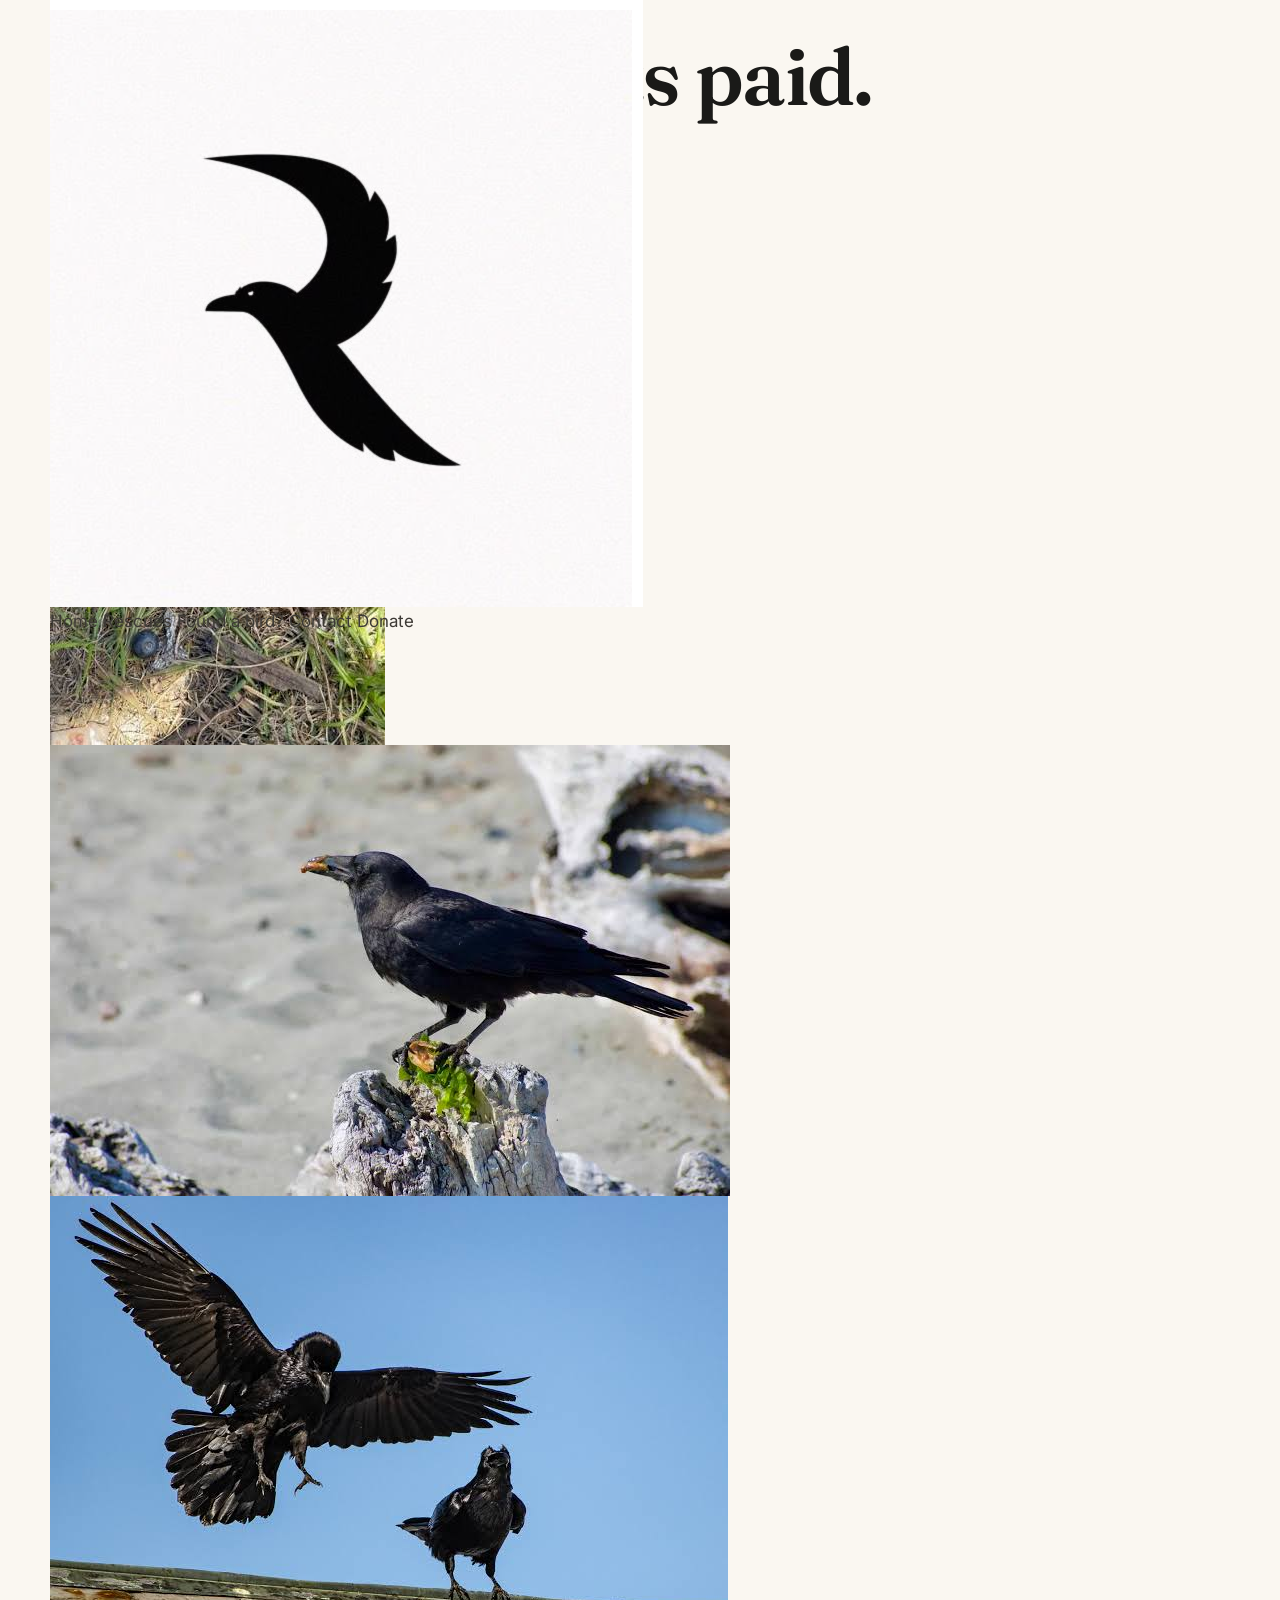
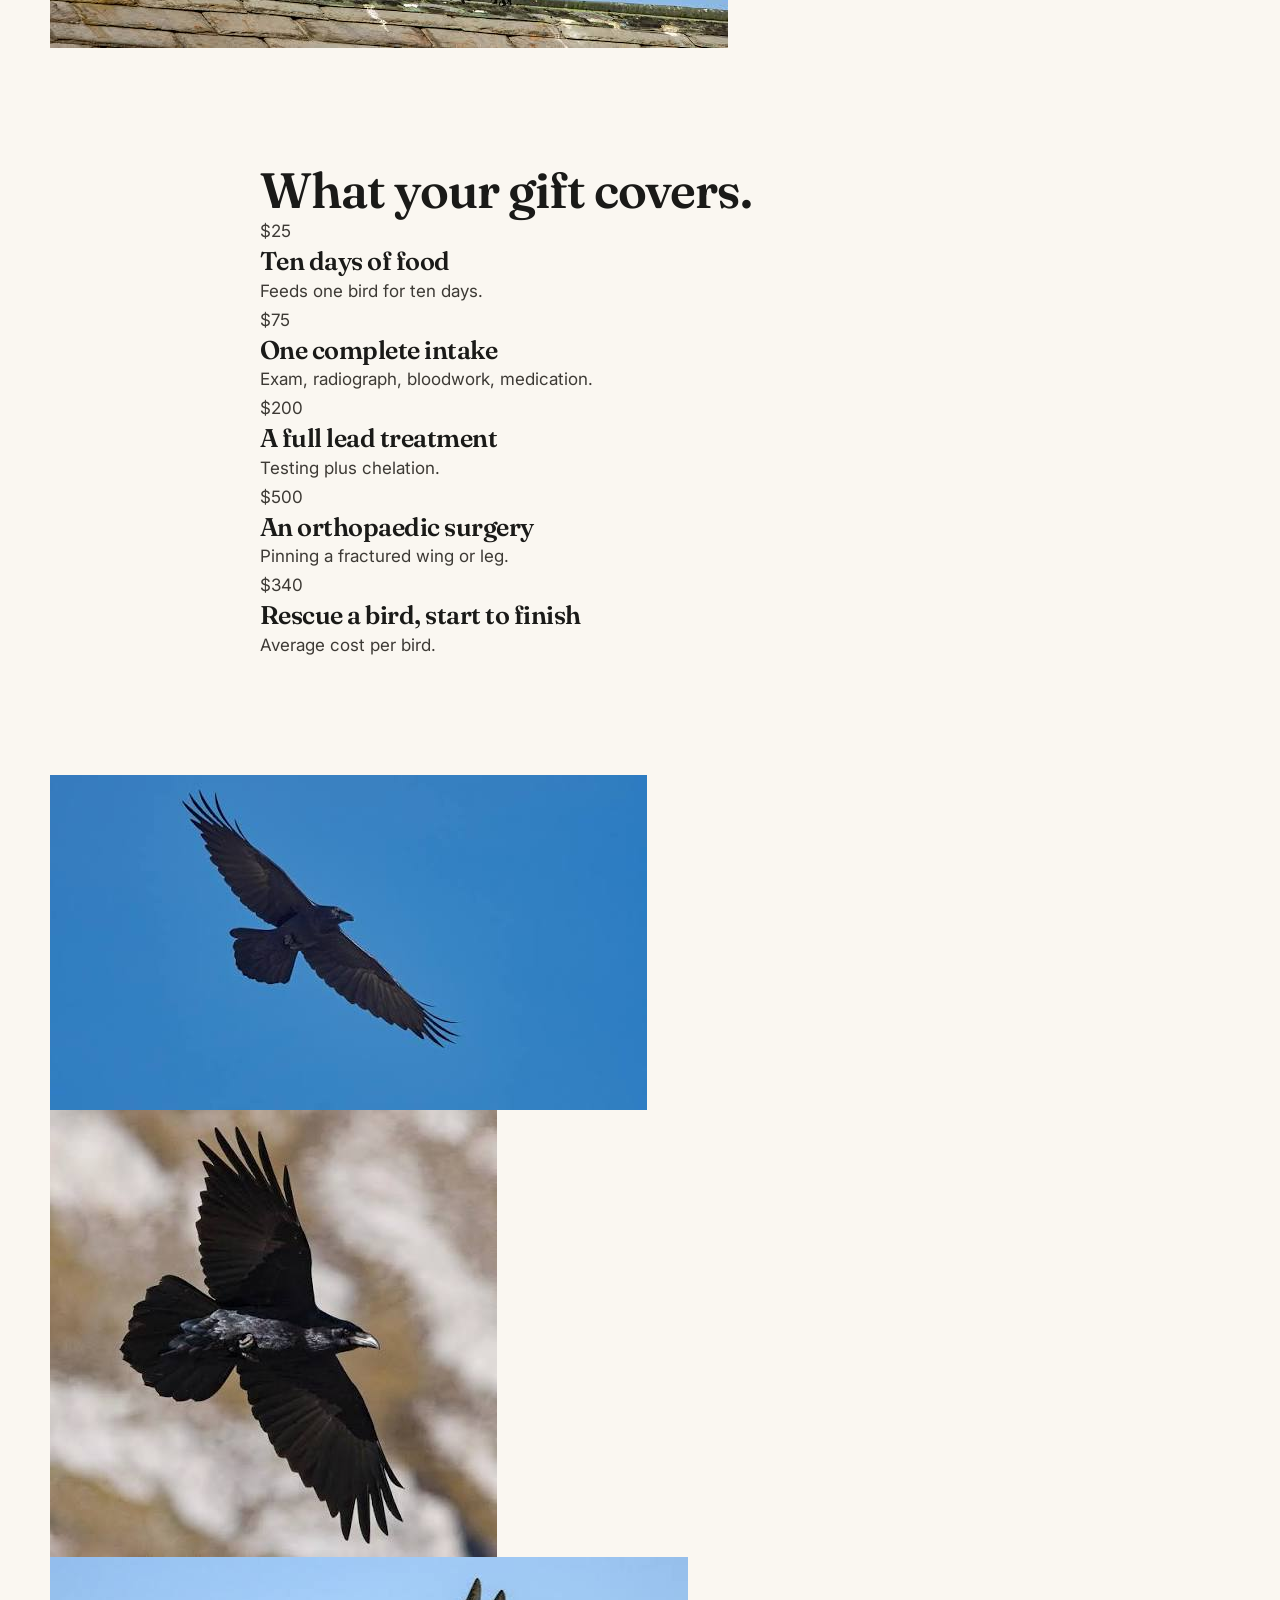
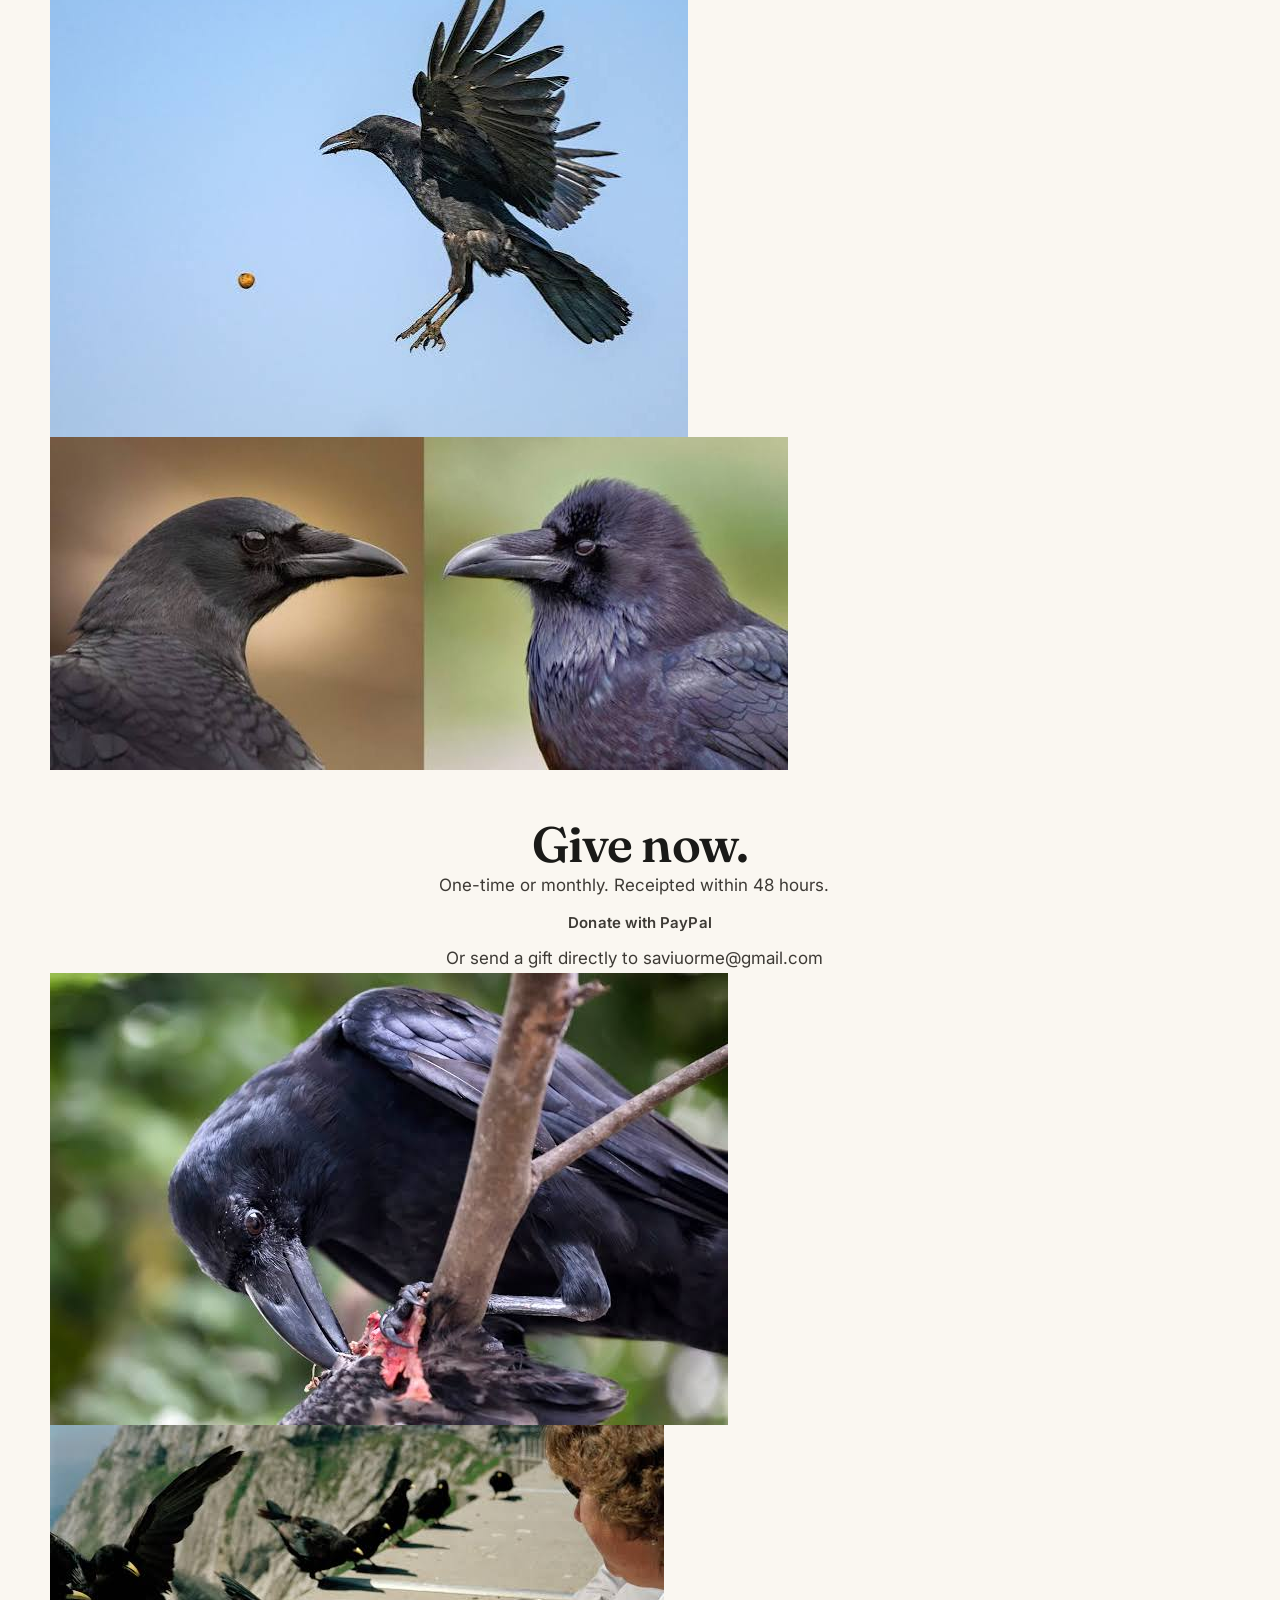
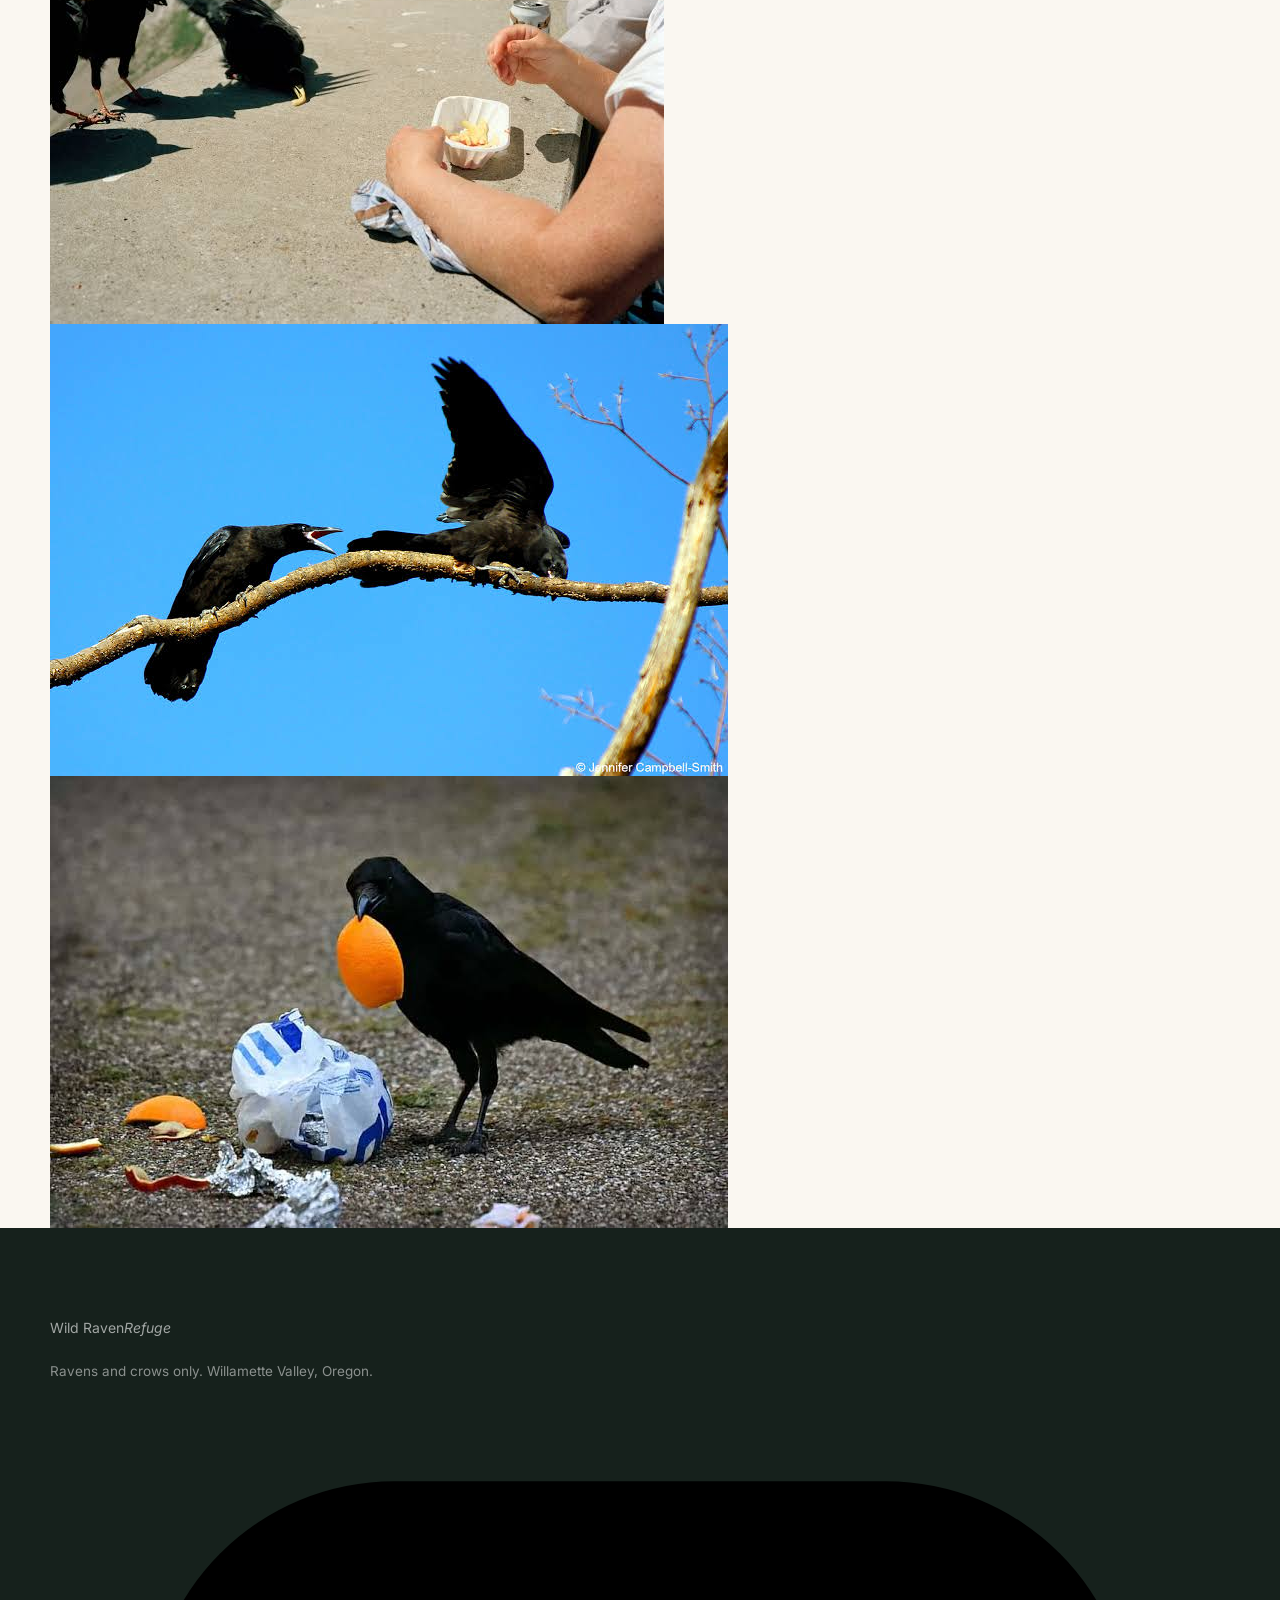
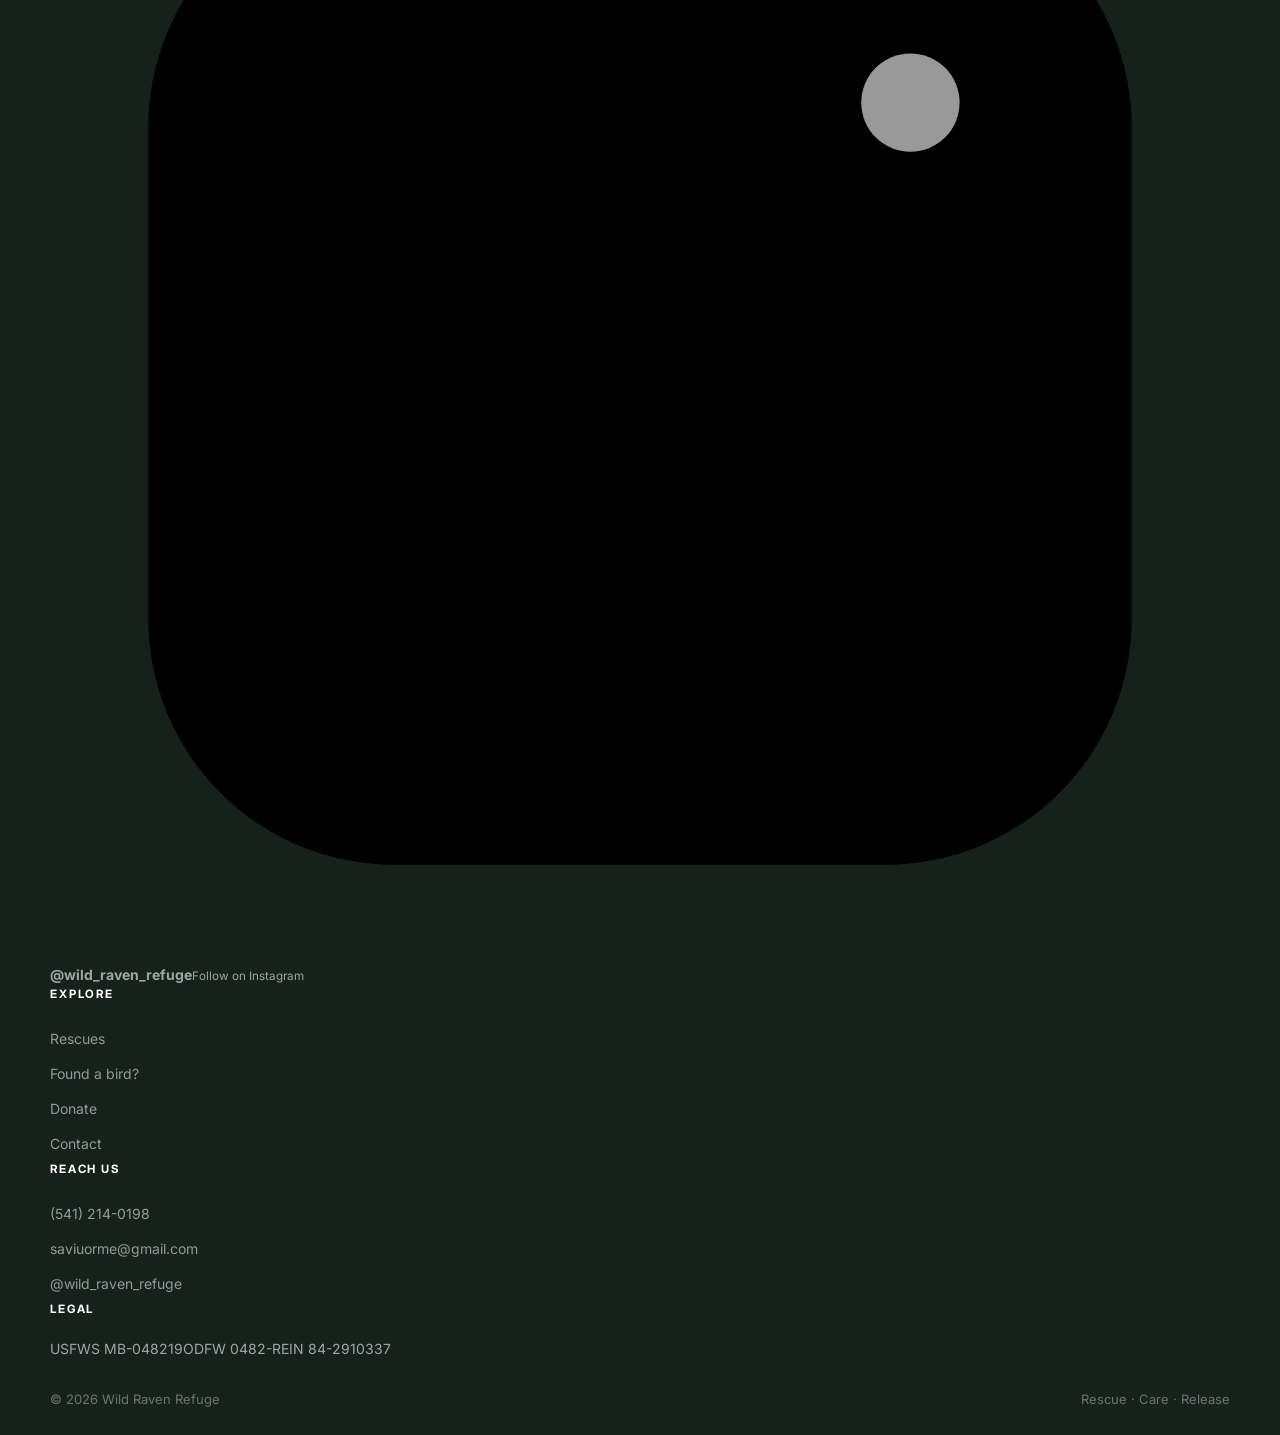
<file: donate.html>
<!DOCTYPE html>
<html lang="en">
<head>
<meta charset="UTF-8">
<meta name="viewport" content="width=device-width, initial-scale=1">
<title>Donate | Wild Raven Refuge</title>
<meta name="description" content="Support the refuge.">
<meta name="theme-color" content="#0d1b2a">
<link rel="icon" href="data:image/svg+xml,<svg xmlns='http://www.w3.org/2000/svg' viewBox='0 0 100 100'><rect width='100' height='100' rx='22' fill='%230d1b2a'/><circle cx='50' cy='46' r='17' fill='%23f6f3ec'/><polygon points='67,46 91,39 67,53' fill='%23c8964a'/></svg>">
<link rel="preconnect" href="https://fonts.googleapis.com">
<link rel="preconnect" href="https://fonts.gstatic.com" crossorigin>
<link href="https://fonts.googleapis.com/css2?family=Fraunces:opsz,wght@9..144,500;9..144,600;9..144,700&family=Inter:wght@400;500;600;700&display=swap" rel="stylesheet">
<link rel="stylesheet" href="css/styles.css">
</head>
<body>

<header class="site-header" id="siteHeader">
  <div class="container header-inner">
    <a class="brand" href="index.html">
      <img class="brand-mark" src="images/log.png" alt="Wild Raven Refuge logo">
    </a>
    <nav class="site-nav" id="siteNav">
      <a href="index.html">Home</a>
      <a href="stories.html">Rescues</a>
      <a href="help.html">Found a bird?</a>
      <a href="contact.html">Contact</a>
      <a class="nav-donate active" href="donate.html">Donate</a>
    </nav>
    <button class="nav-toggle" id="navToggle" aria-label="Open menu" aria-expanded="false" aria-controls="siteNav"><span></span><span></span></button>
  </div>
</header>

<main>

  <section class="page-head">
    <div class="container">
      <p class="eyebrow">Support the refuge</p>
      <h1>Nobody here gets paid.</h1>
      <p class="page-lede">Every dollar goes to the birds.</p>
    </div>
  </section>

  <section class="gallery gallery-tight">
    <div class="container">
      <div class="gallery-strip gallery-strip-3">
        <figure class="gallery-item"><img src="images/b.jpg" alt="Raven or crow" loading="lazy"></figure>
        <figure class="gallery-item"><img src="images/e.jpg" alt="Raven or crow" loading="lazy"></figure>
        <figure class="gallery-item"><img src="images/q.jpg" alt="Raven or crow" loading="lazy"></figure>
      </div>
    </div>
  </section>

  <section class="section">
    <div class="container narrow">
      <h2>What your gift covers.</h2>
      <div class="tier-list">
        <div class="tier-row"><div class="tier-price">$25</div><div class="tier-text"><h3>Ten days of food</h3><p>Feeds one bird for ten days.</p></div></div>
        <div class="tier-row tier-row-featured"><div class="tier-price">$75</div><div class="tier-text"><h3>One complete intake</h3><p>Exam, radiograph, bloodwork, medication.</p></div></div>
        <div class="tier-row"><div class="tier-price">$200</div><div class="tier-text"><h3>A full lead treatment</h3><p>Testing plus chelation.</p></div></div>
        <div class="tier-row"><div class="tier-price">$500</div><div class="tier-text"><h3>An orthopaedic surgery</h3><p>Pinning a fractured wing or leg.</p></div></div>
        <div class="tier-row"><div class="tier-price">$340</div><div class="tier-text"><h3>Rescue a bird, start to finish</h3><p>Average cost per bird.</p></div></div>
      </div>
    </div>
  </section>

  <section class="gallery gallery-tight">
    <div class="container">
      <div class="gallery-strip">
        <figure class="gallery-item"><img src="images/r.jpg" alt="Raven or crow" loading="lazy"></figure>
        <figure class="gallery-item"><img src="images/s.jpg" alt="Raven or crow" loading="lazy"></figure>
        <figure class="gallery-item"><img src="images/t.jpg" alt="Raven or crow" loading="lazy"></figure>
        <figure class="gallery-item"><img src="images/u.jpg" alt="Raven or crow" loading="lazy"></figure>
      </div>
    </div>
  </section>

  <section class="donate-cta">
    <div class="container narrow">
      <h2>Give now.</h2>
      <p>One-time or monthly. Receipted within 48 hours.</p>
      <a class="btn btn-solid btn-huge" href="https://www.paypal.com/donate/?hosted_button_id=A98NPM9H6RPYJ" target="_blank" rel="noopener">Donate with PayPal</a>
      <p class="cta-note">Or send a gift directly to <a href="mailto:saviuorme@gmail.com">saviuorme@gmail.com</a></p>
    </div>
  </section>

  <section class="gallery gallery-tight">
    <div class="container">
      <div class="gallery-strip">
        <figure class="gallery-item"><img src="images/v.jpg" alt="Raven or crow" loading="lazy"></figure>
        <figure class="gallery-item"><img src="images/m.jpg" alt="Raven or crow" loading="lazy"></figure>
        <figure class="gallery-item"><img src="images/n.jpg" alt="Raven or crow" loading="lazy"></figure>
        <figure class="gallery-item"><img src="images/h.jpg" alt="Raven or crow" loading="lazy"></figure>
      </div>
    </div>
  </section>

</main>

<footer class="site-footer">
  <div class="container footer-inner">
    <div class="footer-brand">
      <span class="brand-name brand-name-light">Wild Raven<em>Refuge</em></span>
      <p>Ravens and crows only. Willamette Valley, Oregon.</p>
      <a class="ig-btn" href="https://www.instagram.com/wild_raven_refuge" target="_blank" rel="noopener" style="margin-top:1.25rem;">
        <svg class="ig-icon" viewBox="0 0 24 24" aria-hidden="true"><rect x="2" y="2" width="20" height="20" rx="5" ry="5"/><circle cx="12" cy="12" r="4.5"/><circle cx="17.5" cy="6.5" r="1" fill="currentColor"/></svg>
        <span class="ig-handle"><strong>@wild_raven_refuge</strong><small>Follow on Instagram</small></span>
      </a>
    </div>
    <div class="footer-col"><h4>Explore</h4>
      <a href="stories.html">Rescues</a><a href="help.html">Found a bird?</a><a href="donate.html">Donate</a><a href="contact.html">Contact</a>
    </div>
    <div class="footer-col"><h4>Reach us</h4>
      <a href="tel:+15412140198">(541) 214-0198</a>
      <a href="mailto:saviuorme@gmail.com">saviuorme@gmail.com</a>
      <a href="https://www.instagram.com/wild_raven_refuge" target="_blank" rel="noopener">@wild_raven_refuge</a>
    </div>
    <div class="footer-col"><h4>Legal</h4>
      <span>USFWS MB-048219</span><span>ODFW 0482-R</span><span>EIN 84-2910337</span>
    </div>
  </div>
  <div class="container footer-bottom">
    <span>&copy; <span class="js-year">2026</span> Wild Raven Refuge</span>
    <span>Rescue &middot; Care &middot; Release</span>
  </div>
</footer>

<script src="js/main.js"></script>
</body>
</html>
</file>
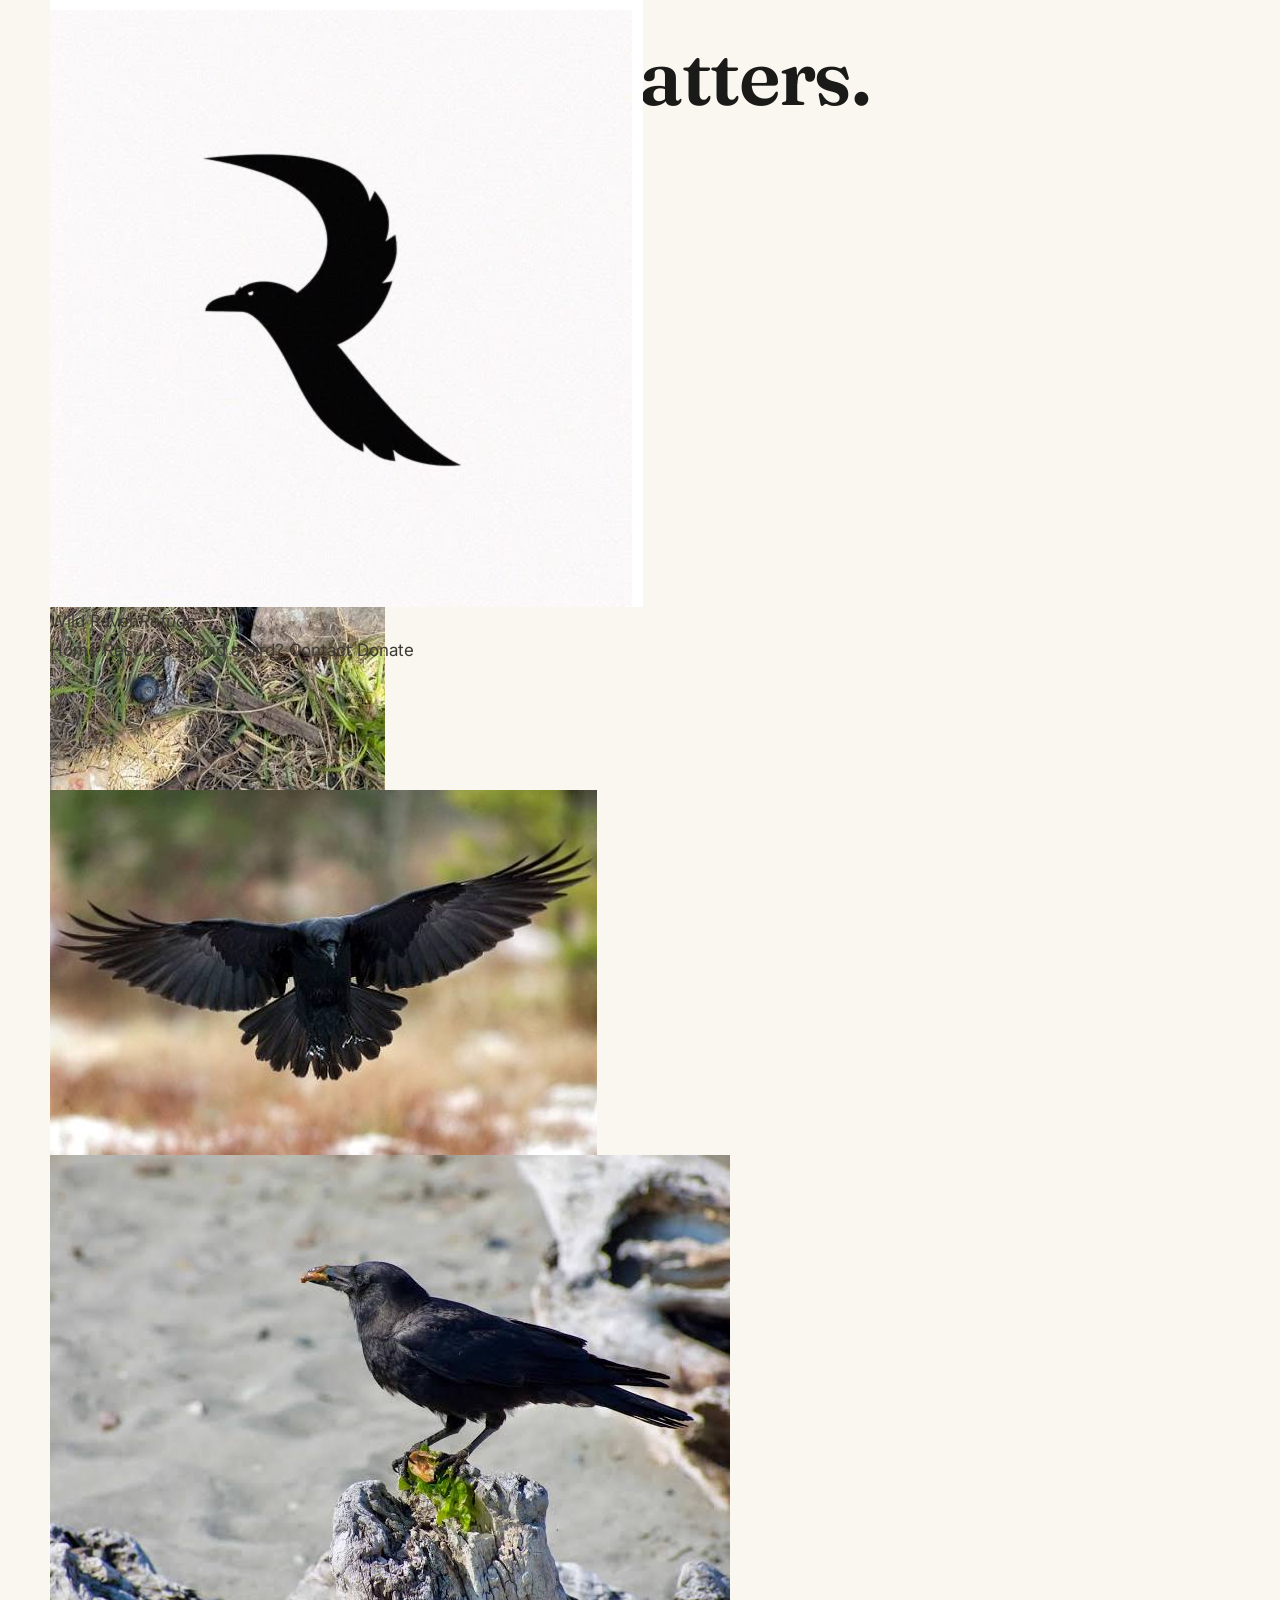
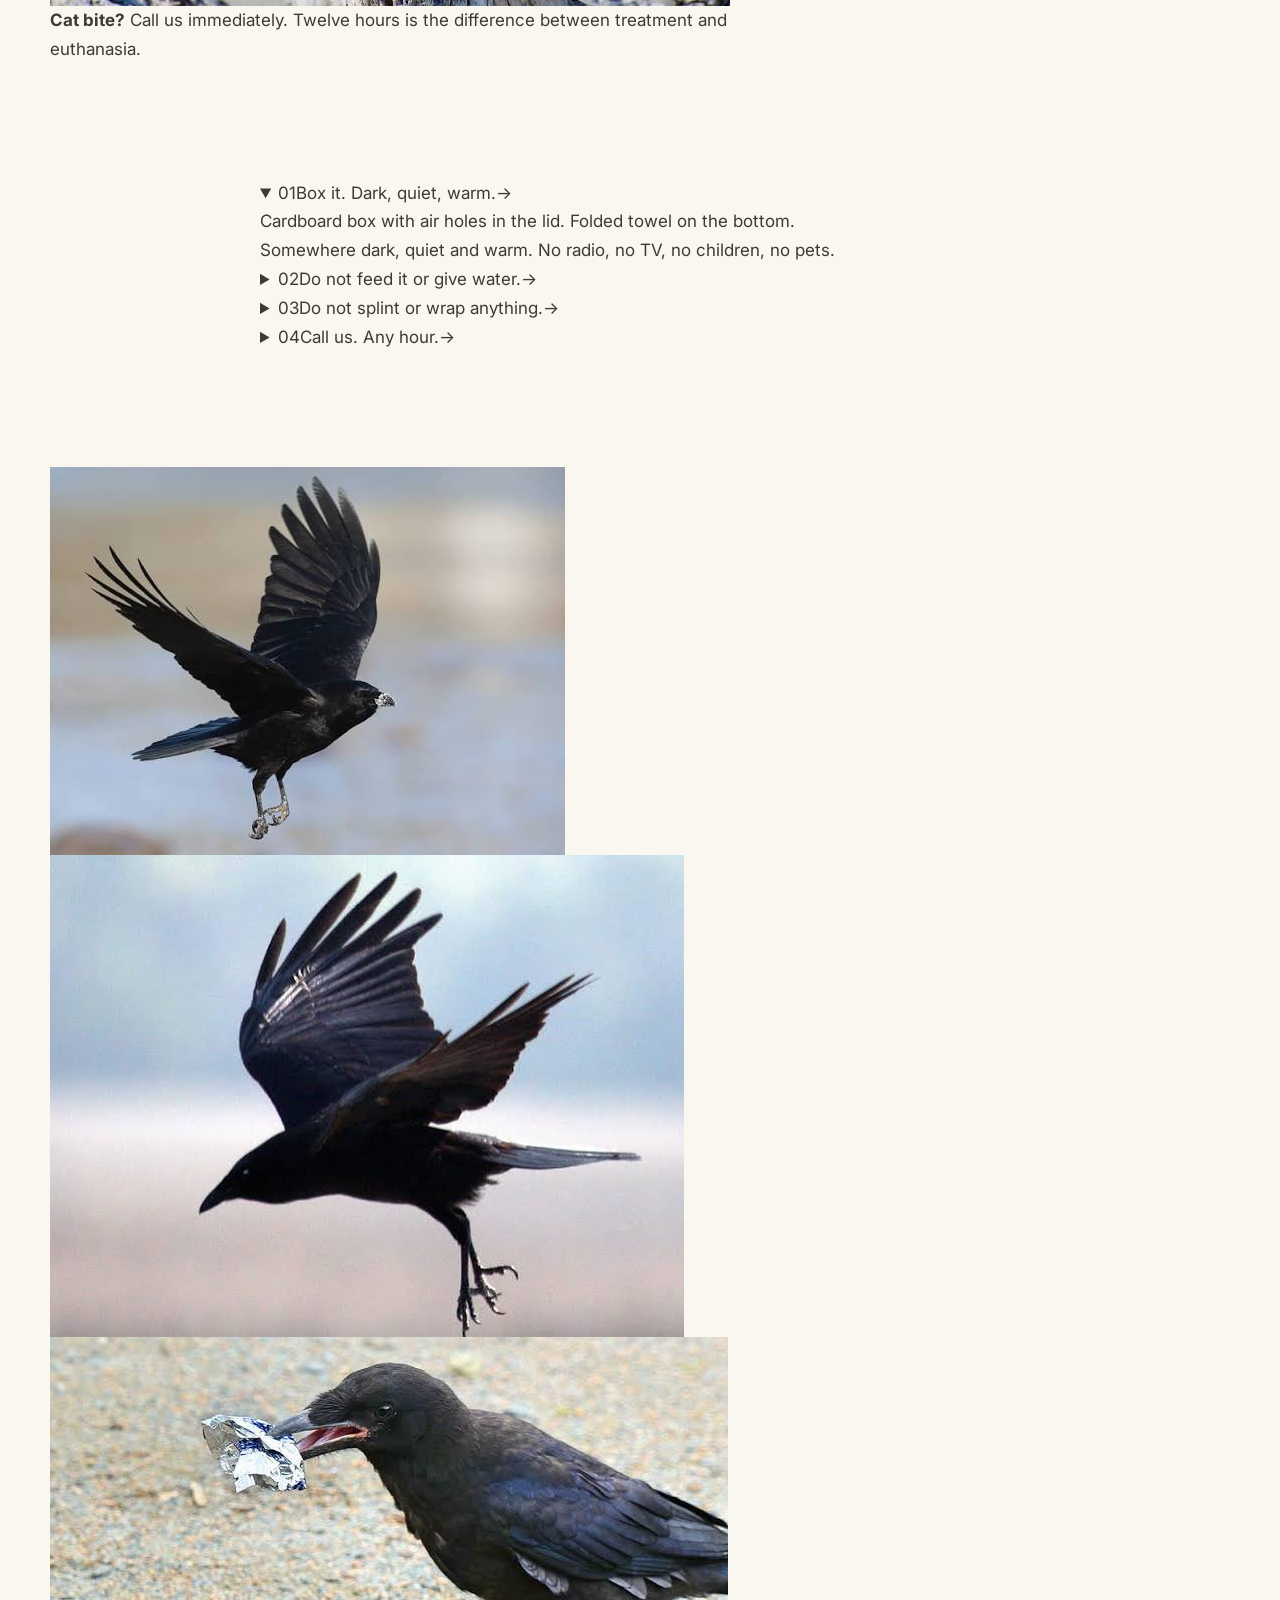
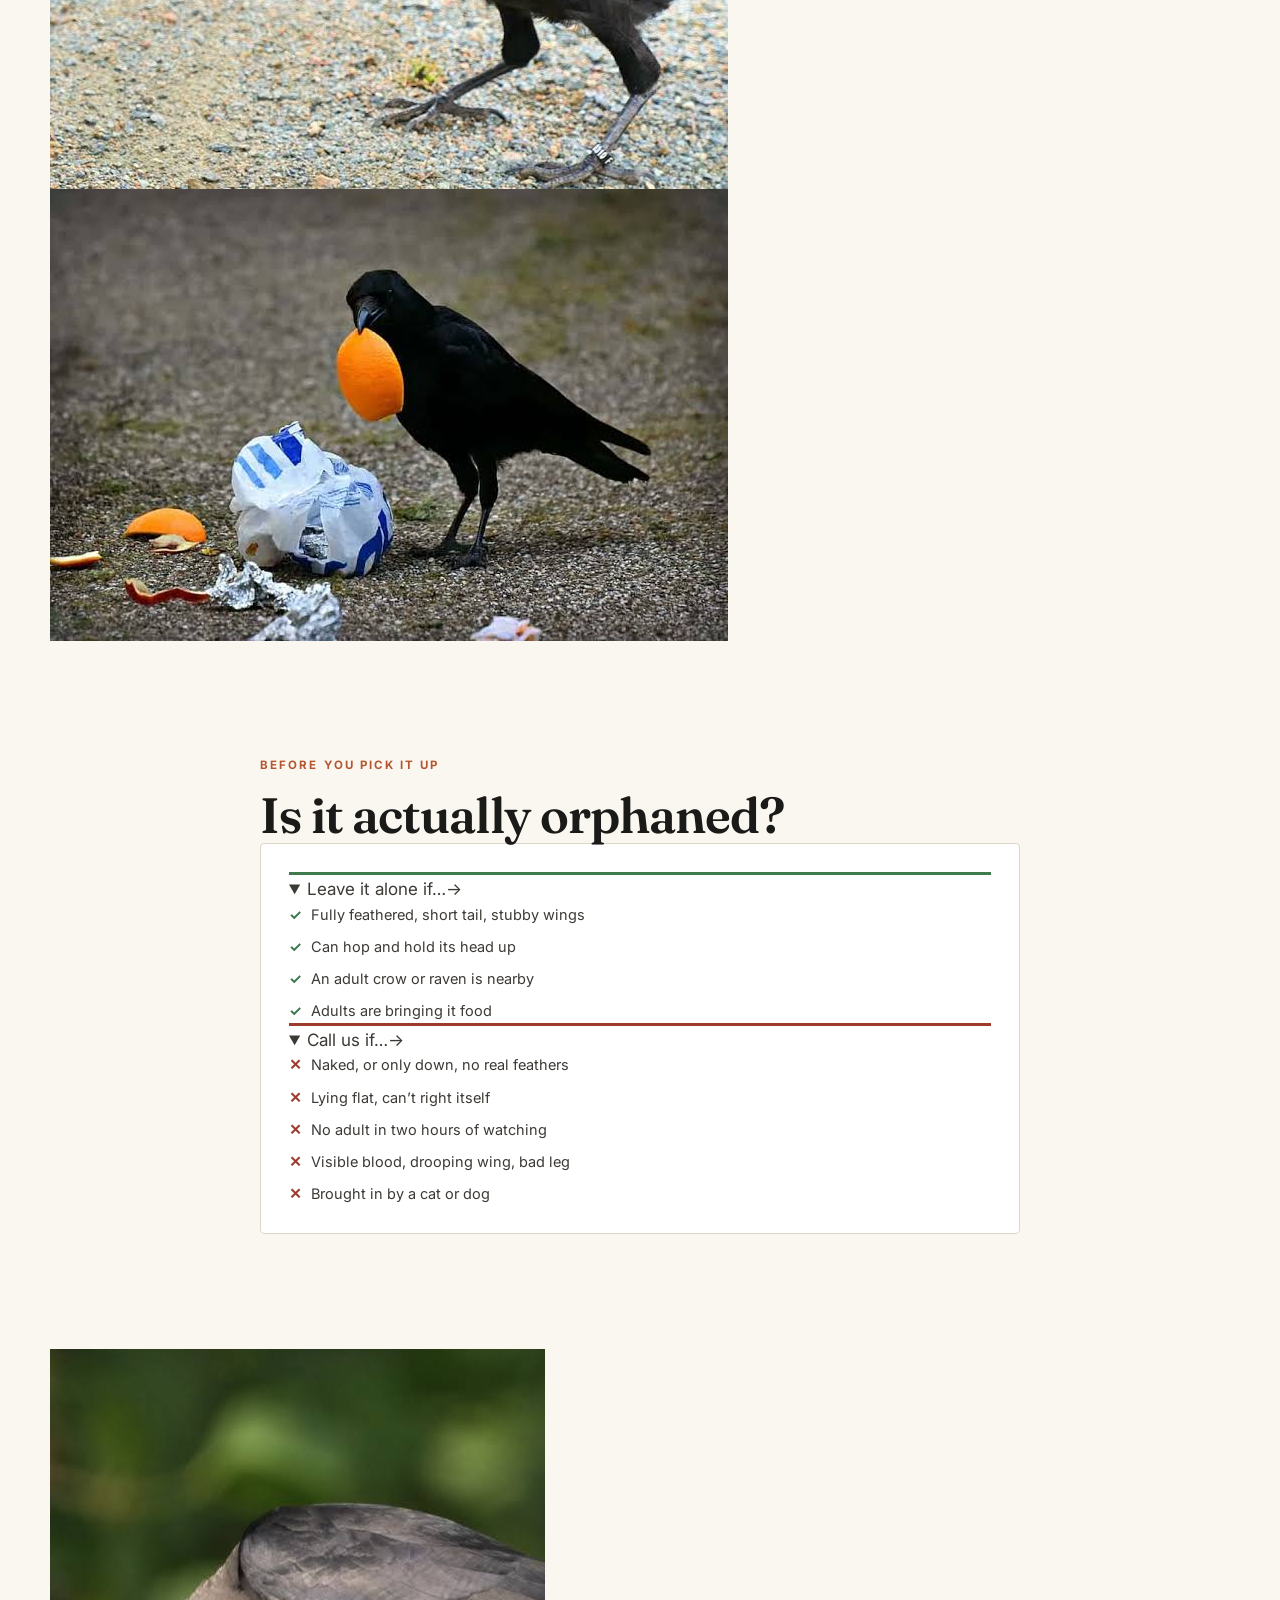
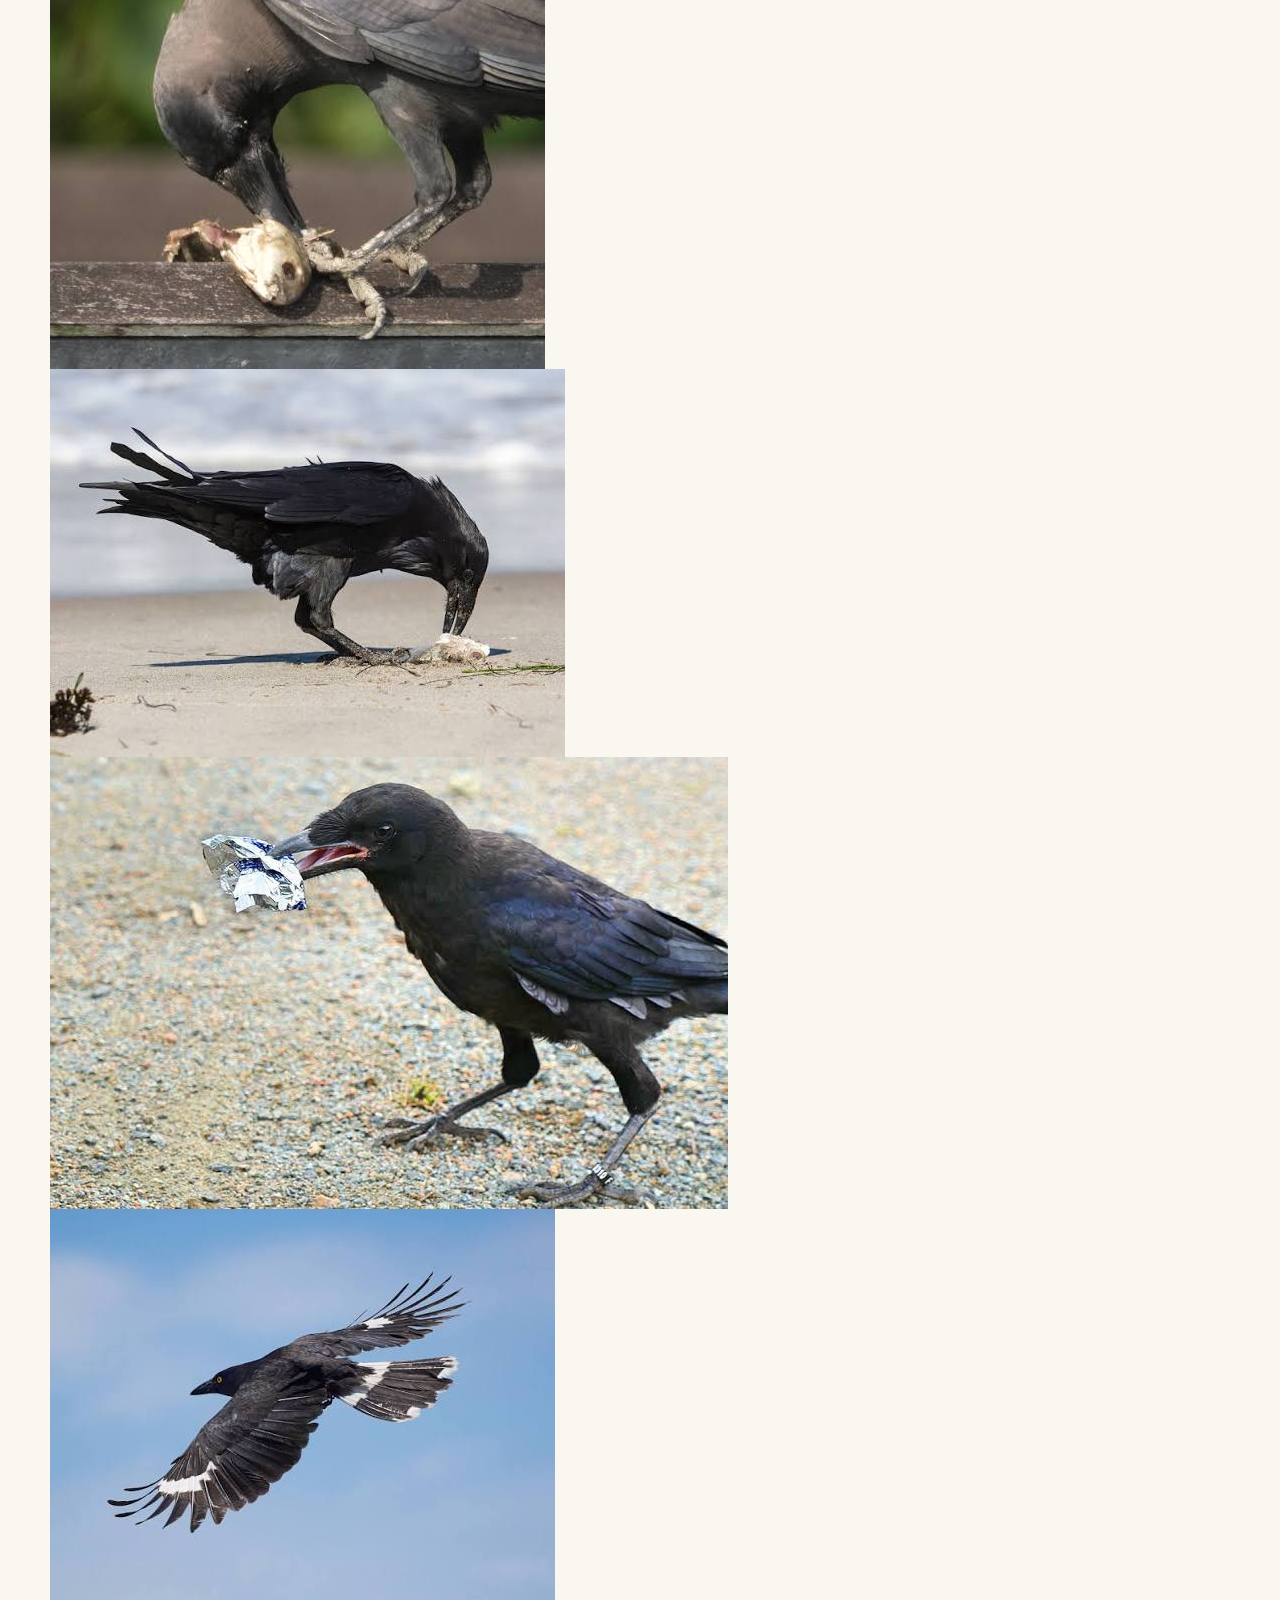
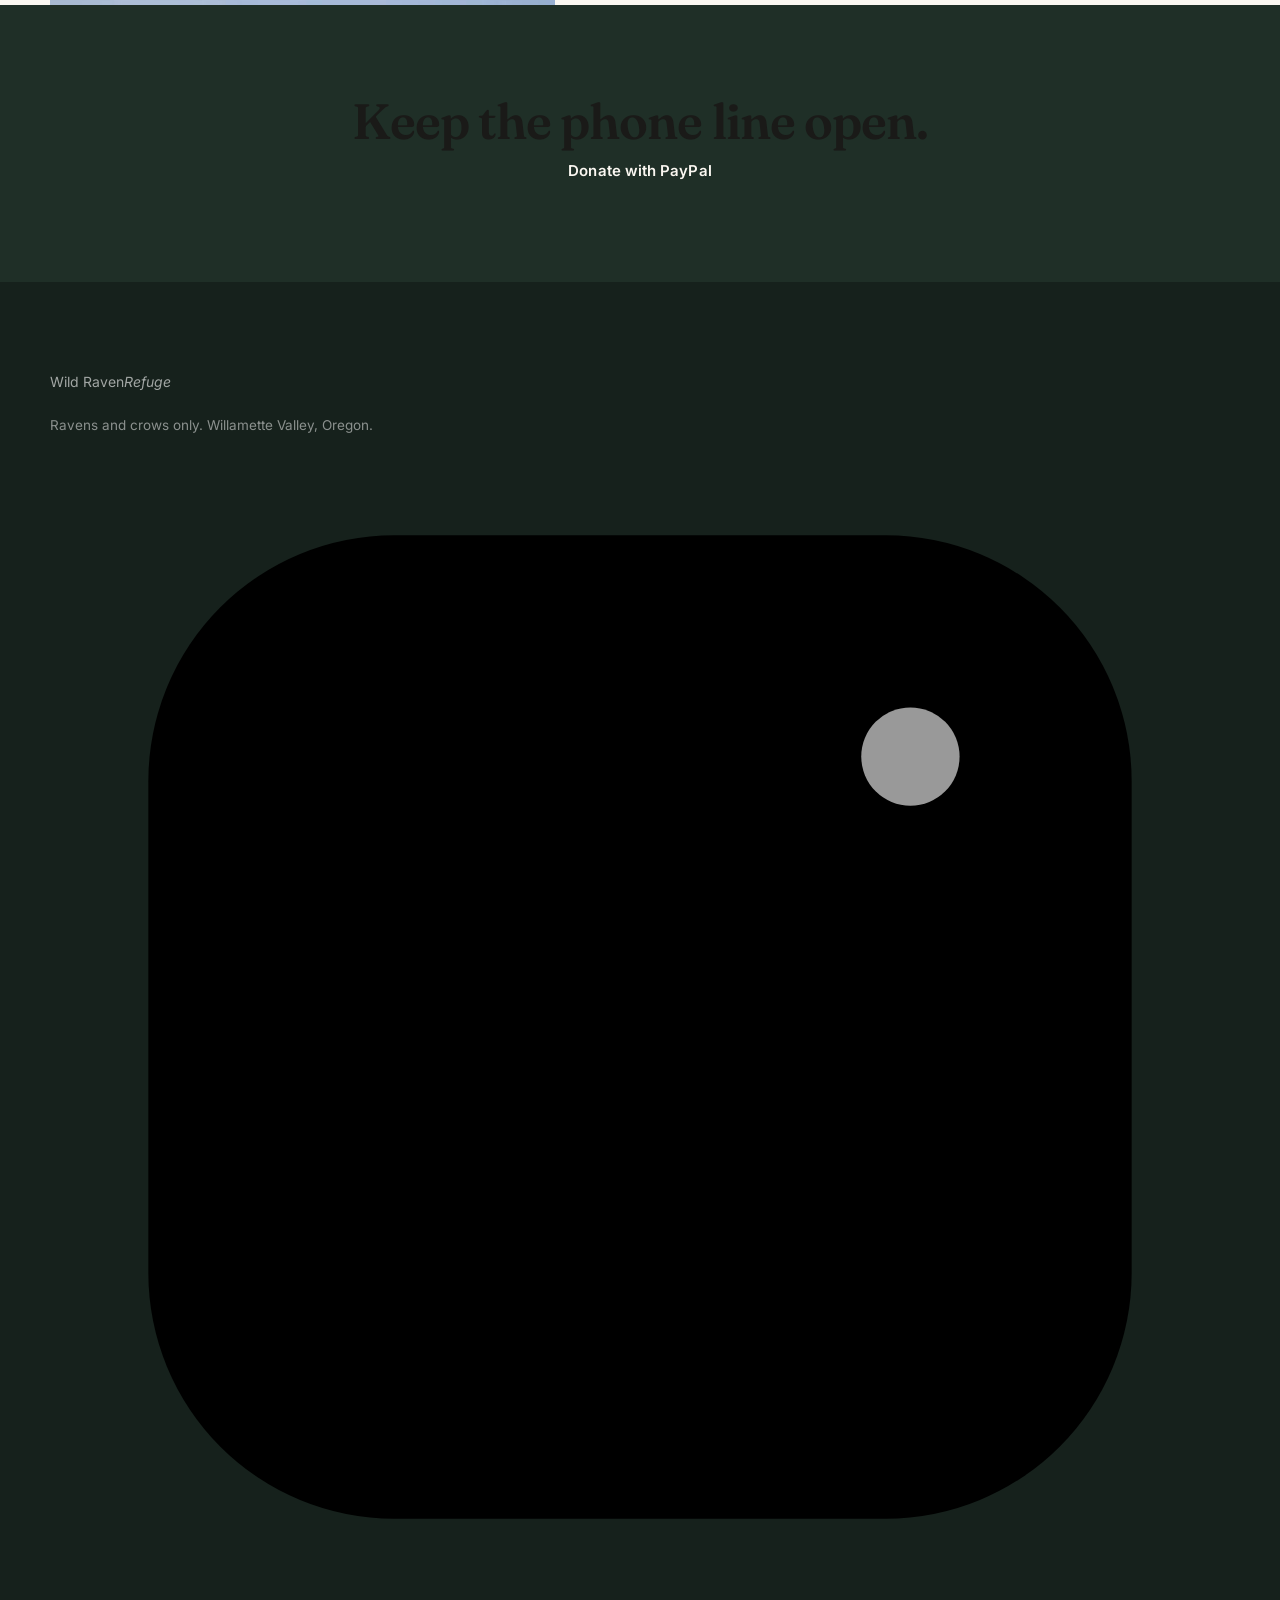
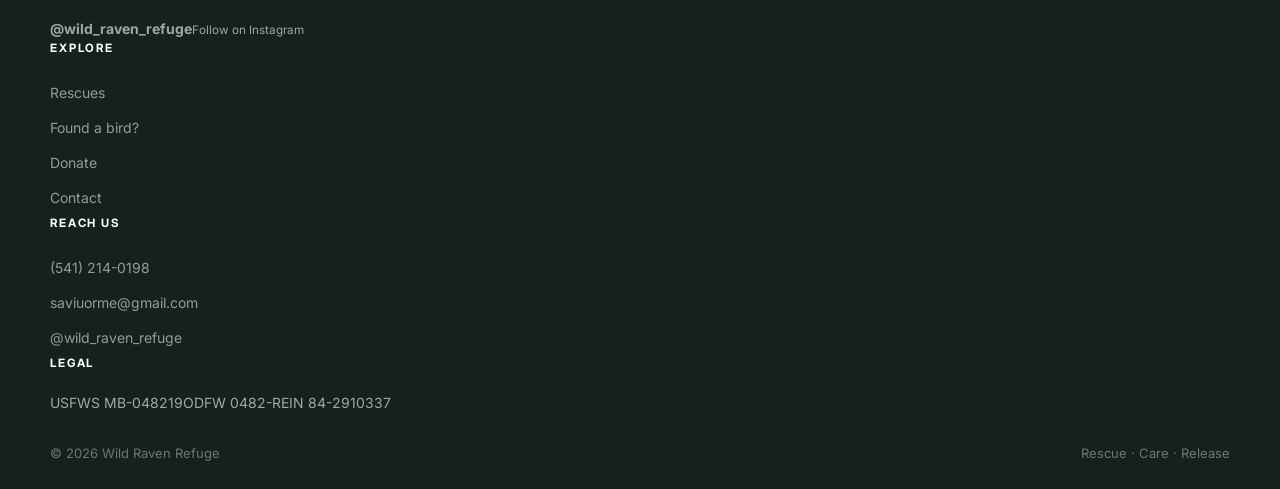
<file: help.html>
<!DOCTYPE html>
<html lang="en">
<head>
<meta charset="UTF-8">
<meta name="viewport" content="width=device-width, initial-scale=1">
<title>Found a Bird? | Wild Raven Refuge</title>
<meta name="description" content="What to do in the first hour.">
<meta name="theme-color" content="#0d1b2a">
<link rel="icon" href="data:image/svg+xml,<svg xmlns='http://www.w3.org/2000/svg' viewBox='0 0 100 100'><rect width='100' height='100' rx='22' fill='%230d1b2a'/><circle cx='50' cy='46' r='17' fill='%23f6f3ec'/><polygon points='67,46 91,39 67,53' fill='%23c8964a'/></svg>">
<link rel="preconnect" href="https://fonts.googleapis.com">
<link rel="preconnect" href="https://fonts.gstatic.com" crossorigin>
<link href="https://fonts.googleapis.com/css2?family=Fraunces:opsz,wght@9..144,500;9..144,600;9..144,700&family=Inter:wght@400;500;600;700&display=swap" rel="stylesheet">
<link rel="stylesheet" href="css/styles.css">
</head>
<body>

<header class="site-header" id="siteHeader">
  <div class="container header-inner">
    <a class="brand" href="index.html">
      <img class="brand-mark" src="images/log.png" alt="Wild Raven Refuge logo">
      <span class="brand-name">Wild Raven<em>Refuge</em></span>
    </a>
    <nav class="site-nav" id="siteNav">
      <a href="index.html">Home</a>
      <a href="stories.html">Rescues</a>
      <a href="help.html" class="active">Found a bird?</a>
      <a href="contact.html">Contact</a>
      <a class="nav-donate" href="donate.html">Donate</a>
    </nav>
    <button class="nav-toggle" id="navToggle" aria-label="Open menu" aria-expanded="false" aria-controls="siteNav"><span></span><span></span></button>
  </div>
</header>

<main>

  <section class="page-head">
    <div class="container">
      <p class="eyebrow">Found a raven or crow?</p>
      <h1>The first hour matters.</h1>
      <p class="page-lede">Four rules. Tap each one to read.</p>
      <a class="btn btn-solid btn-large" href="tel:+15412140198">Call (541) 214-0198</a>
    </div>
  </section>

  <section class="gallery gallery-tight">
    <div class="container">
      <div class="gallery-strip gallery-strip-3">
        <figure class="gallery-item"><img src="images/b.jpg" alt="Raven or crow" loading="lazy"></figure>
        <figure class="gallery-item"><img src="images/c.jpg" alt="Raven or crow" loading="lazy"></figure>
        <figure class="gallery-item"><img src="images/e.jpg" alt="Raven or crow" loading="lazy"></figure>
      </div>
    </div>
  </section>

  <section class="urgent">
    <div class="container"><p><strong>Cat bite?</strong> Call us immediately. Twelve hours is the difference between treatment and euthanasia.</p></div>
  </section>

  <section class="section">
    <div class="container narrow">
      <div class="rule-list">

        <details class="expand expand-block" open>
          <summary><span class="big-step-num">01</span><span class="work-title">Box it. Dark, quiet, warm.</span><span class="expand-arrow">→</span></summary>
          <div class="expand-body">
            <p>Cardboard box with air holes in the lid. Folded towel on the bottom.</p>
            <p>Somewhere dark, quiet and warm. No radio, no TV, no children, no pets.</p>
          </div>
        </details>

        <details class="expand expand-block">
          <summary><span class="big-step-num">02</span><span class="work-title">Do not feed it or give water.</span><span class="expand-arrow">→</span></summary>
          <div class="expand-body"><p>Food rots in the crop of a shocky bird. Water goes into the lungs. This is the most important rule.</p></div>
        </details>

        <details class="expand expand-block">
          <summary><span class="big-step-num">03</span><span class="work-title">Do not splint or wrap anything.</span><span class="expand-arrow">→</span></summary>
          <div class="expand-body"><p>A wing set wrong fuses wrong. A leg wrapped too tight loses circulation in four hours.</p></div>
        </details>

        <details class="expand expand-block">
          <summary><span class="big-step-num">04</span><span class="work-title">Call us. Any hour.</span><span class="expand-arrow">→</span></summary>
          <div class="expand-body"><p><a href="tel:+15412140198">(541) 214-0198</a>, any hour. If we can&rsquo;t take the bird, we will tell you who can.</p></div>
        </details>

      </div>
    </div>
  </section>

  <section class="gallery gallery-tight">
    <div class="container">
      <div class="gallery-strip">
        <figure class="gallery-item"><img src="images/f.jpg" alt="Raven or crow" loading="lazy"></figure>
        <figure class="gallery-item"><img src="images/g.jpg" alt="Raven or crow" loading="lazy"></figure>
        <figure class="gallery-item"><img src="images/k.jpg" alt="Raven or crow" loading="lazy"></figure>
        <figure class="gallery-item"><img src="images/h.jpg" alt="Raven or crow" loading="lazy"></figure>
      </div>
    </div>
  </section>

  <section class="section section-alt">
    <div class="container narrow">
      <p class="eyebrow">Before you pick it up</p>
      <h2>Is it actually orphaned?</h2>
      <div class="compare">
        <details class="compare-col compare-good expand expand-block" open>
          <summary><span class="work-title">Leave it alone if&hellip;</span><span class="expand-arrow">→</span></summary>
          <div class="expand-body">
            <ul>
              <li>Fully feathered, short tail, stubby wings</li>
              <li>Can hop and hold its head up</li>
              <li>An adult crow or raven is nearby</li>
              <li>Adults are bringing it food</li>
            </ul>
          </div>
        </details>
        <details class="compare-col compare-bad expand expand-block" open>
          <summary><span class="work-title">Call us if&hellip;</span><span class="expand-arrow">→</span></summary>
          <div class="expand-body">
            <ul>
              <li>Naked, or only down, no real feathers</li>
              <li>Lying flat, can&rsquo;t right itself</li>
              <li>No adult in two hours of watching</li>
              <li>Visible blood, drooping wing, bad leg</li>
              <li>Brought in by a cat or dog</li>
            </ul>
          </div>
        </details>
      </div>
    </div>
  </section>

  <section class="gallery gallery-tight">
    <div class="container">
      <div class="gallery-strip">
        <figure class="gallery-item"><img src="images/i.jpg" alt="Raven or crow" loading="lazy"></figure>
        <figure class="gallery-item"><img src="images/j.jpg" alt="Raven or crow" loading="lazy"></figure>
        <figure class="gallery-item"><img src="images/k.jpg" alt="Raven or crow" loading="lazy"></figure>
        <figure class="gallery-item"><img src="images/l.jpg" alt="Raven or crow" loading="lazy"></figure>
      </div>
    </div>
  </section>

  <section class="cta-band">
    <div class="container">
      <h2>Keep the phone line open.</h2>
      <a class="btn btn-solid btn-large" href="https://www.paypal.com/donate/?hosted_button_id=A98NPM9H6RPYJ" target="_blank" rel="noopener">Donate with PayPal</a>
    </div>
  </section>

</main>

<footer class="site-footer">
  <div class="container footer-inner">
    <div class="footer-brand">
      <span class="brand-name brand-name-light">Wild Raven<em>Refuge</em></span>
      <p>Ravens and crows only. Willamette Valley, Oregon.</p>
      <a class="ig-btn" href="https://www.instagram.com/wild_raven_refuge" target="_blank" rel="noopener" style="margin-top:1.25rem;">
        <svg class="ig-icon" viewBox="0 0 24 24" aria-hidden="true"><rect x="2" y="2" width="20" height="20" rx="5" ry="5"/><circle cx="12" cy="12" r="4.5"/><circle cx="17.5" cy="6.5" r="1" fill="currentColor"/></svg>
        <span class="ig-handle"><strong>@wild_raven_refuge</strong><small>Follow on Instagram</small></span>
      </a>
    </div>
    <div class="footer-col"><h4>Explore</h4>
      <a href="stories.html">Rescues</a><a href="help.html">Found a bird?</a><a href="donate.html">Donate</a><a href="contact.html">Contact</a>
    </div>
    <div class="footer-col"><h4>Reach us</h4>
      <a href="tel:+15412140198">(541) 214-0198</a>
      <a href="mailto:saviuorme@gmail.com">saviuorme@gmail.com</a>
      <a href="https://www.instagram.com/wild_raven_refuge" target="_blank" rel="noopener">@wild_raven_refuge</a>
    </div>
    <div class="footer-col"><h4>Legal</h4>
      <span>USFWS MB-048219</span><span>ODFW 0482-R</span><span>EIN 84-2910337</span>
    </div>
  </div>
  <div class="container footer-bottom">
    <span>&copy; <span class="js-year">2026</span> Wild Raven Refuge</span>
    <span>Rescue &middot; Care &middot; Release</span>
  </div>
</footer>

<script src="js/main.js"></script>
</body>
</html>
</file>
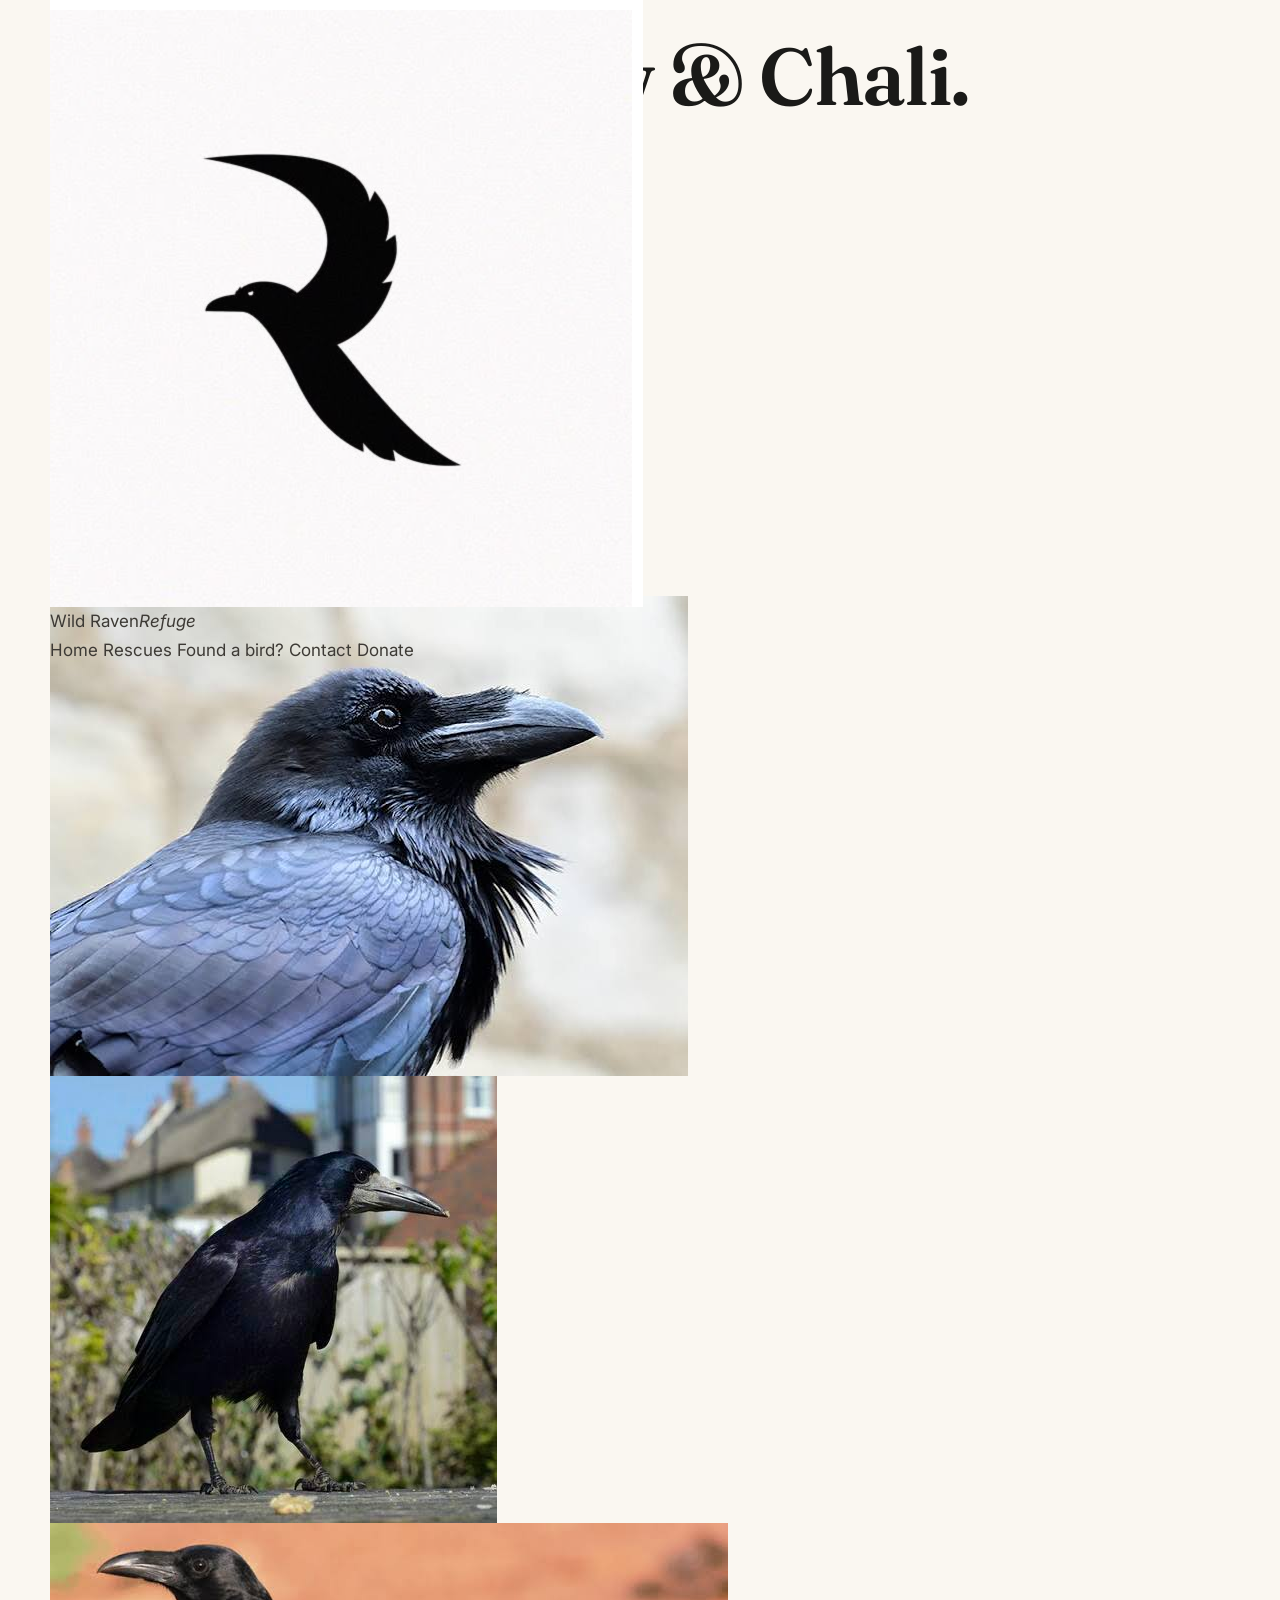
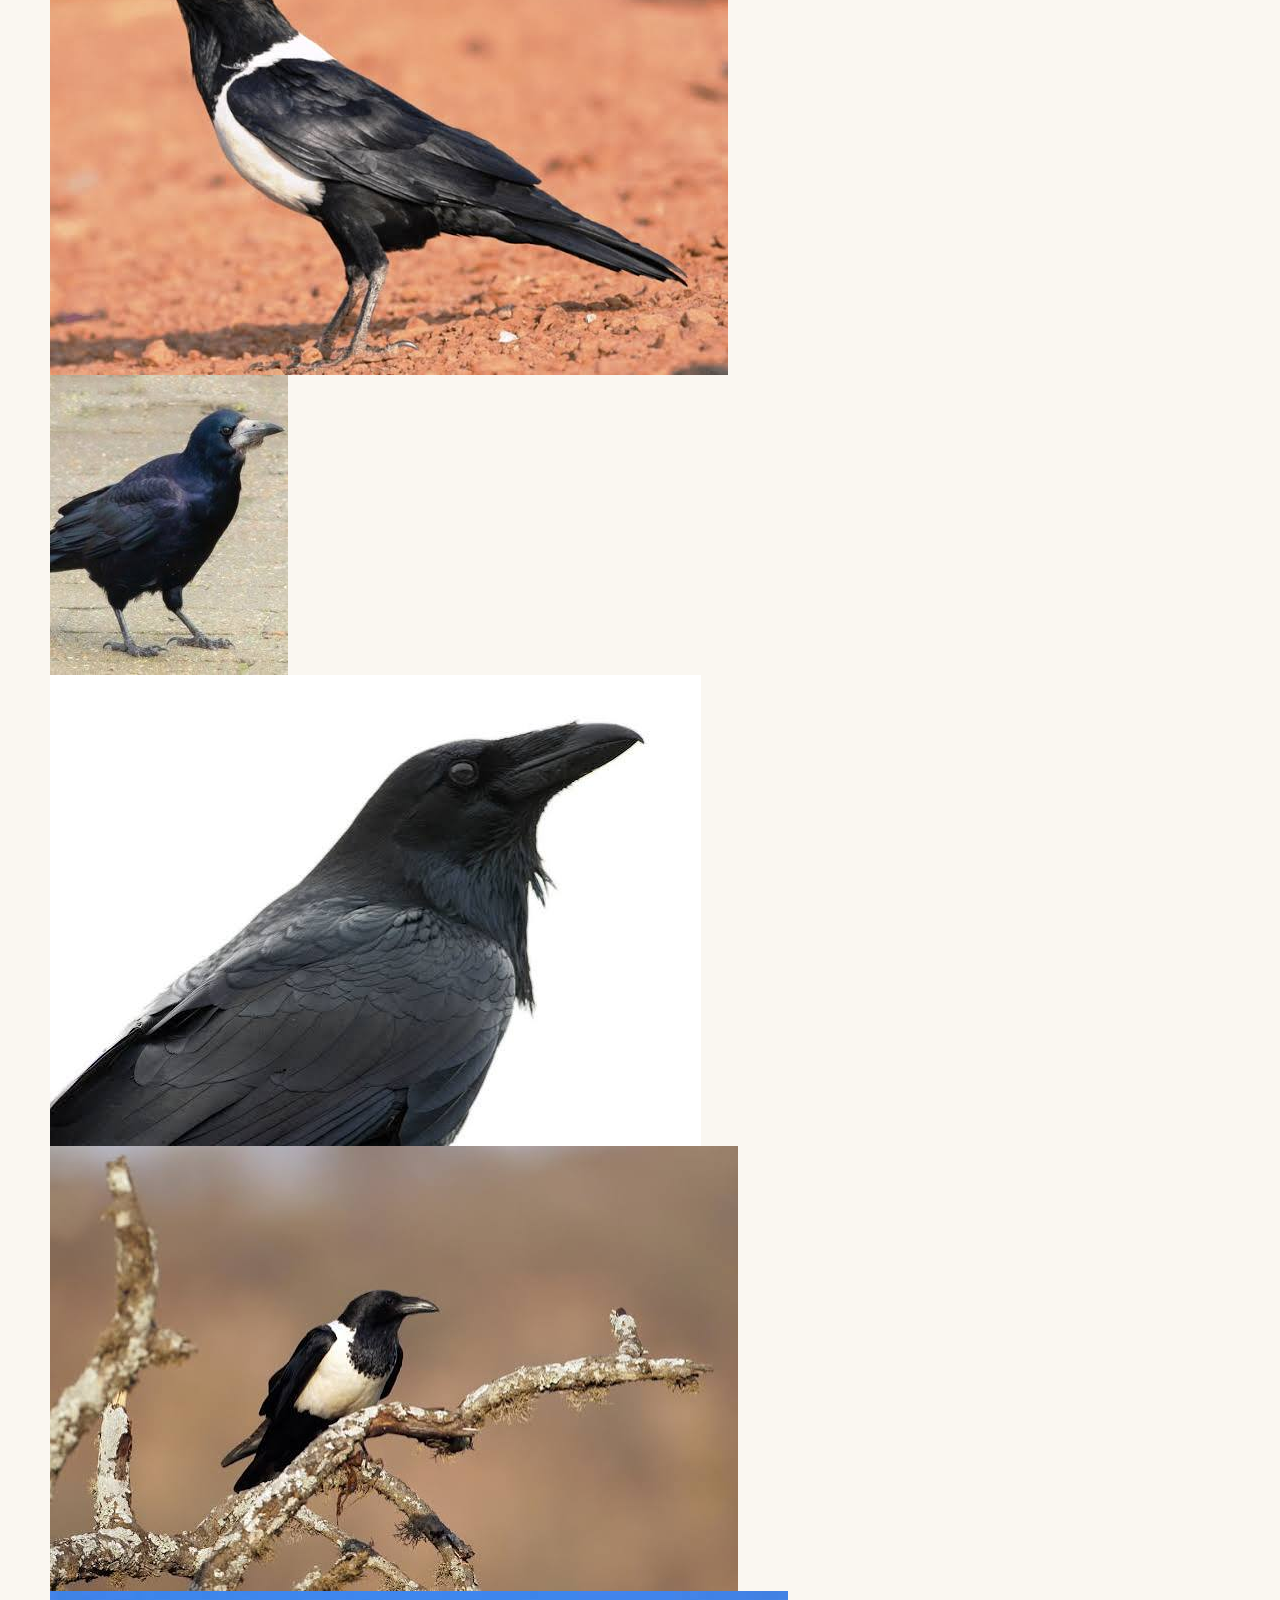
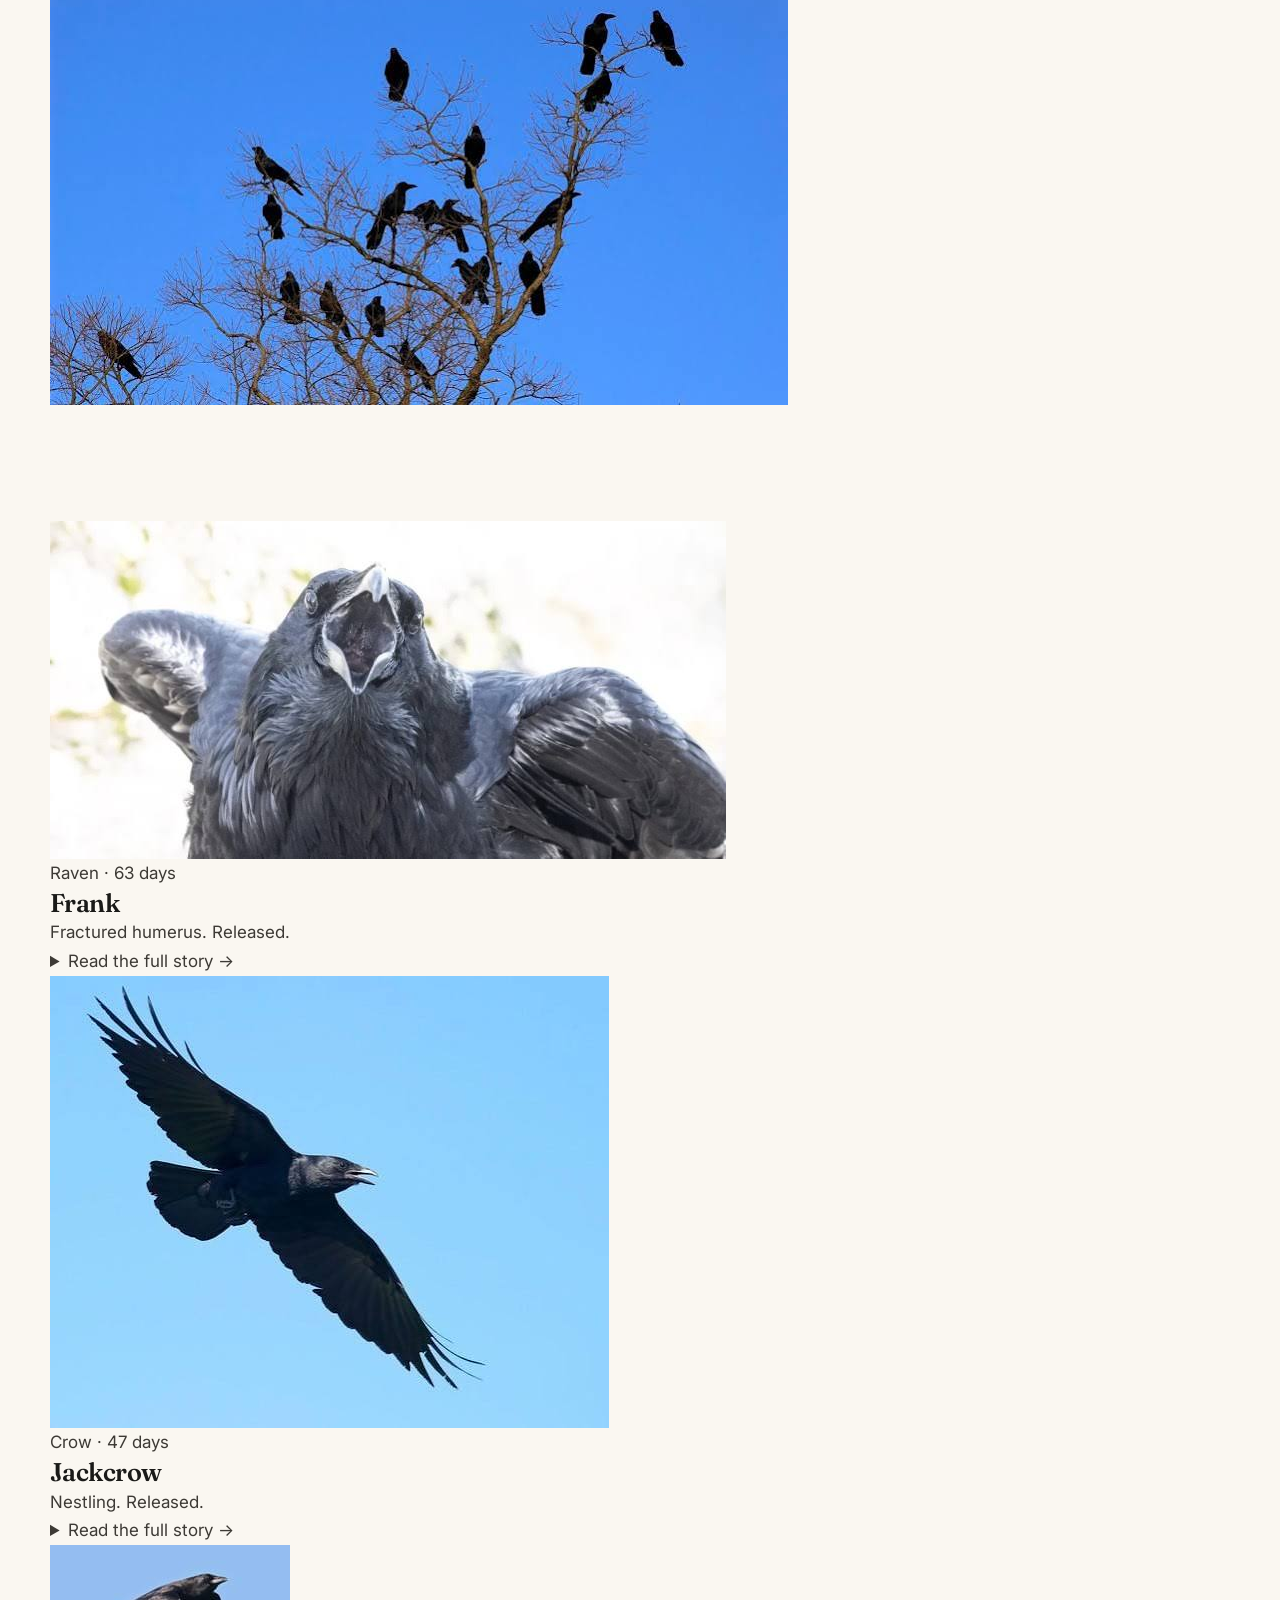
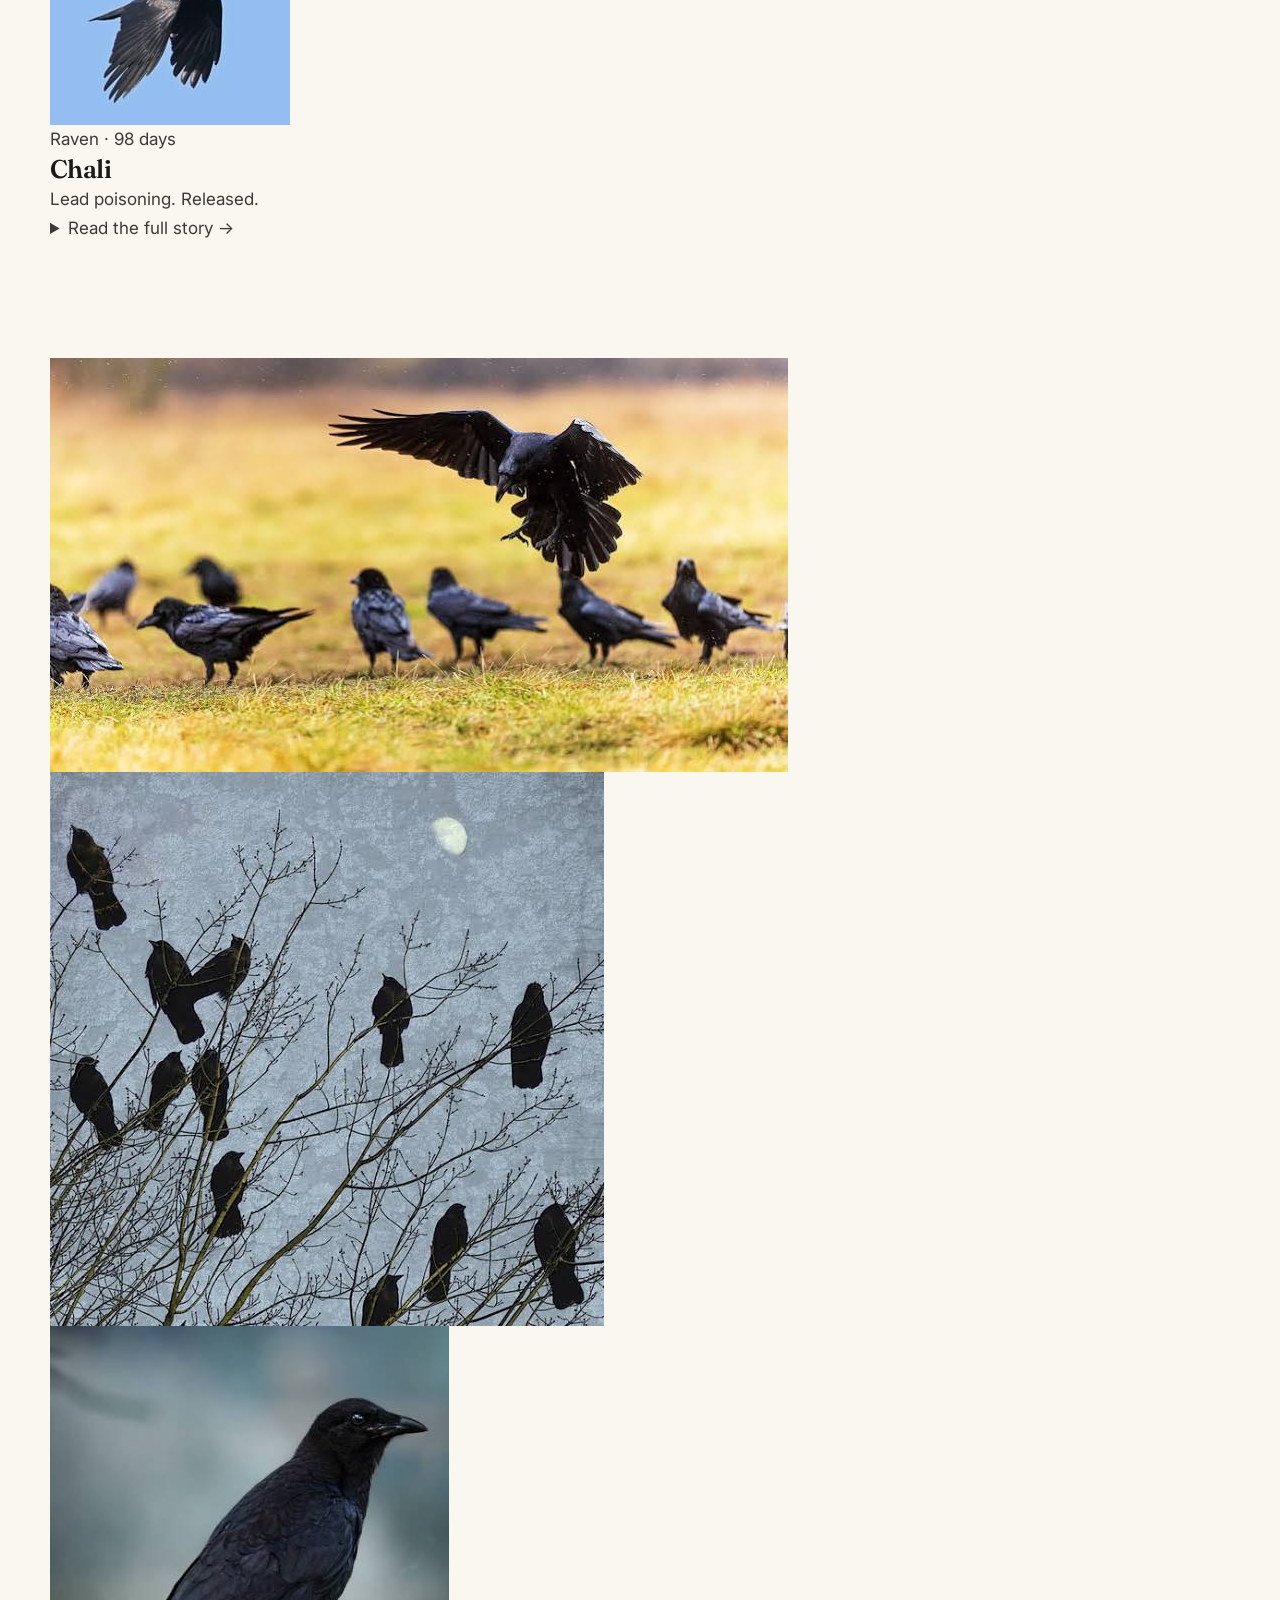
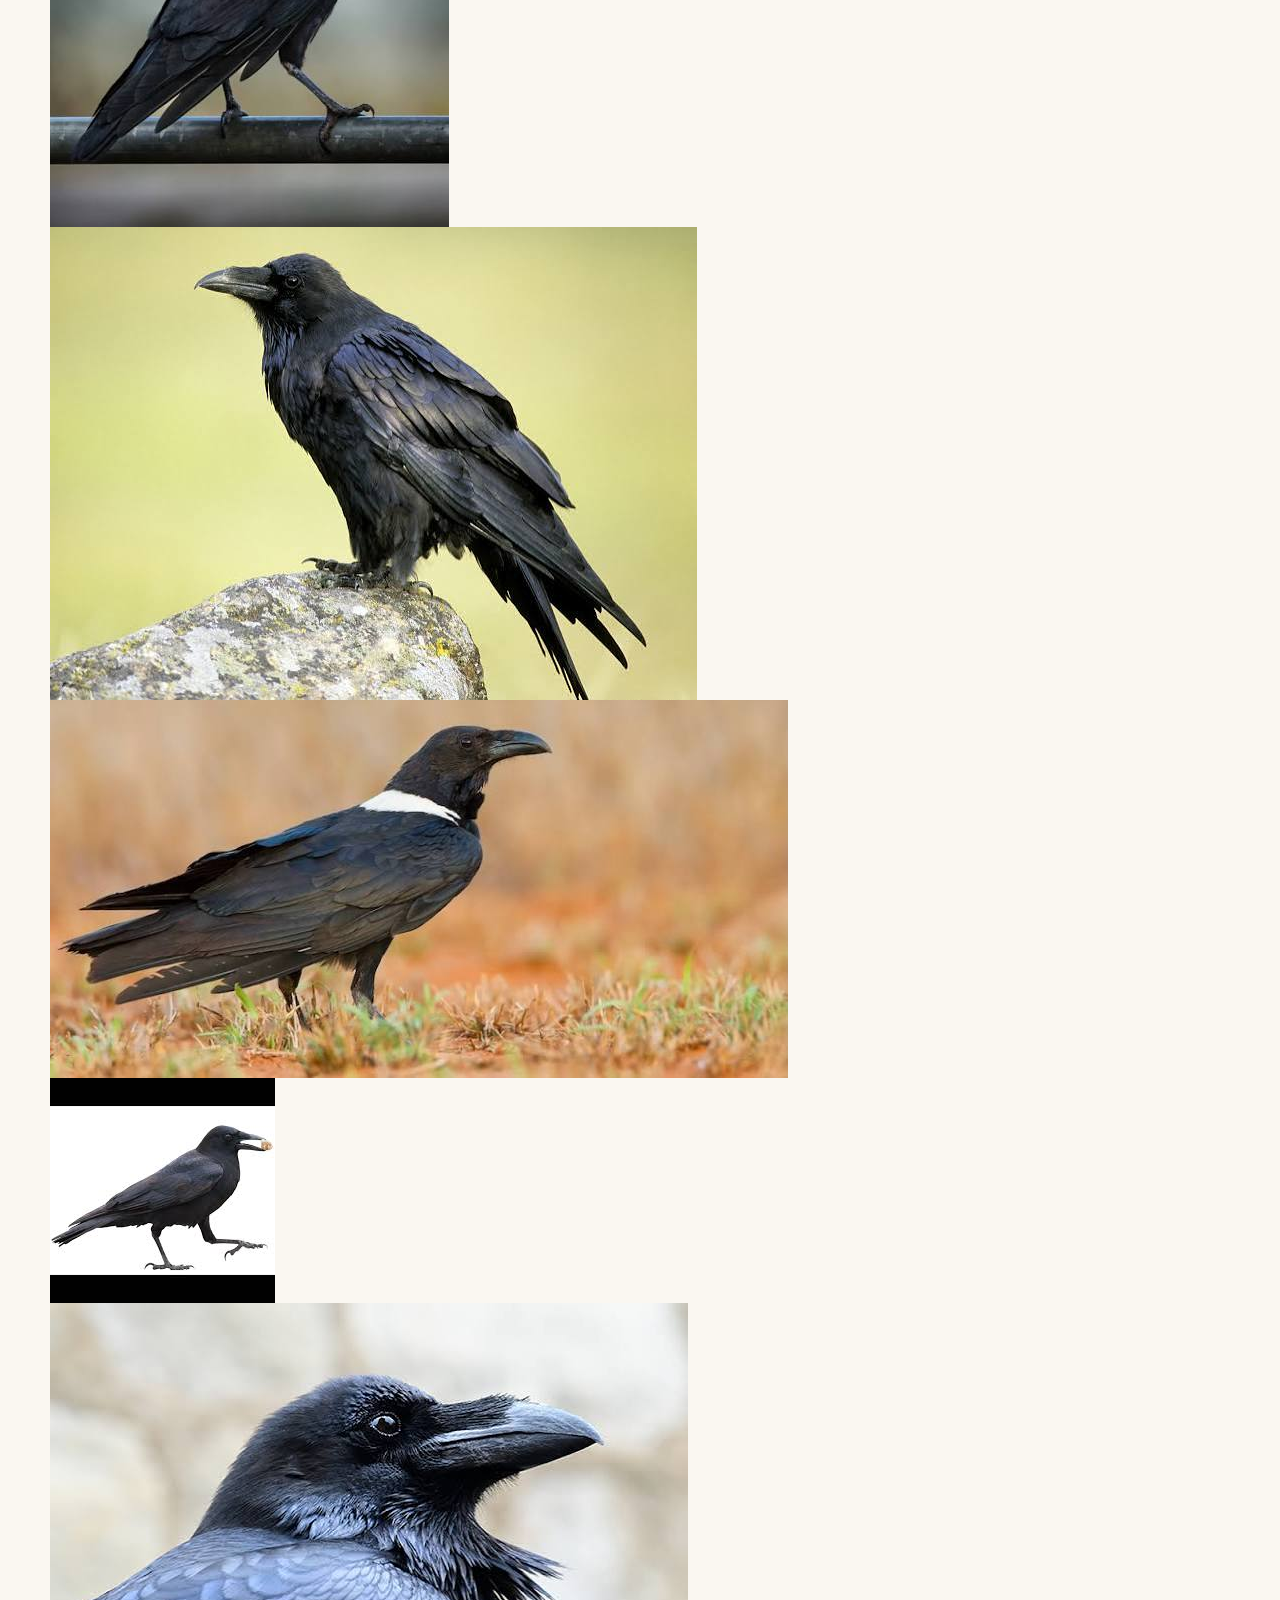
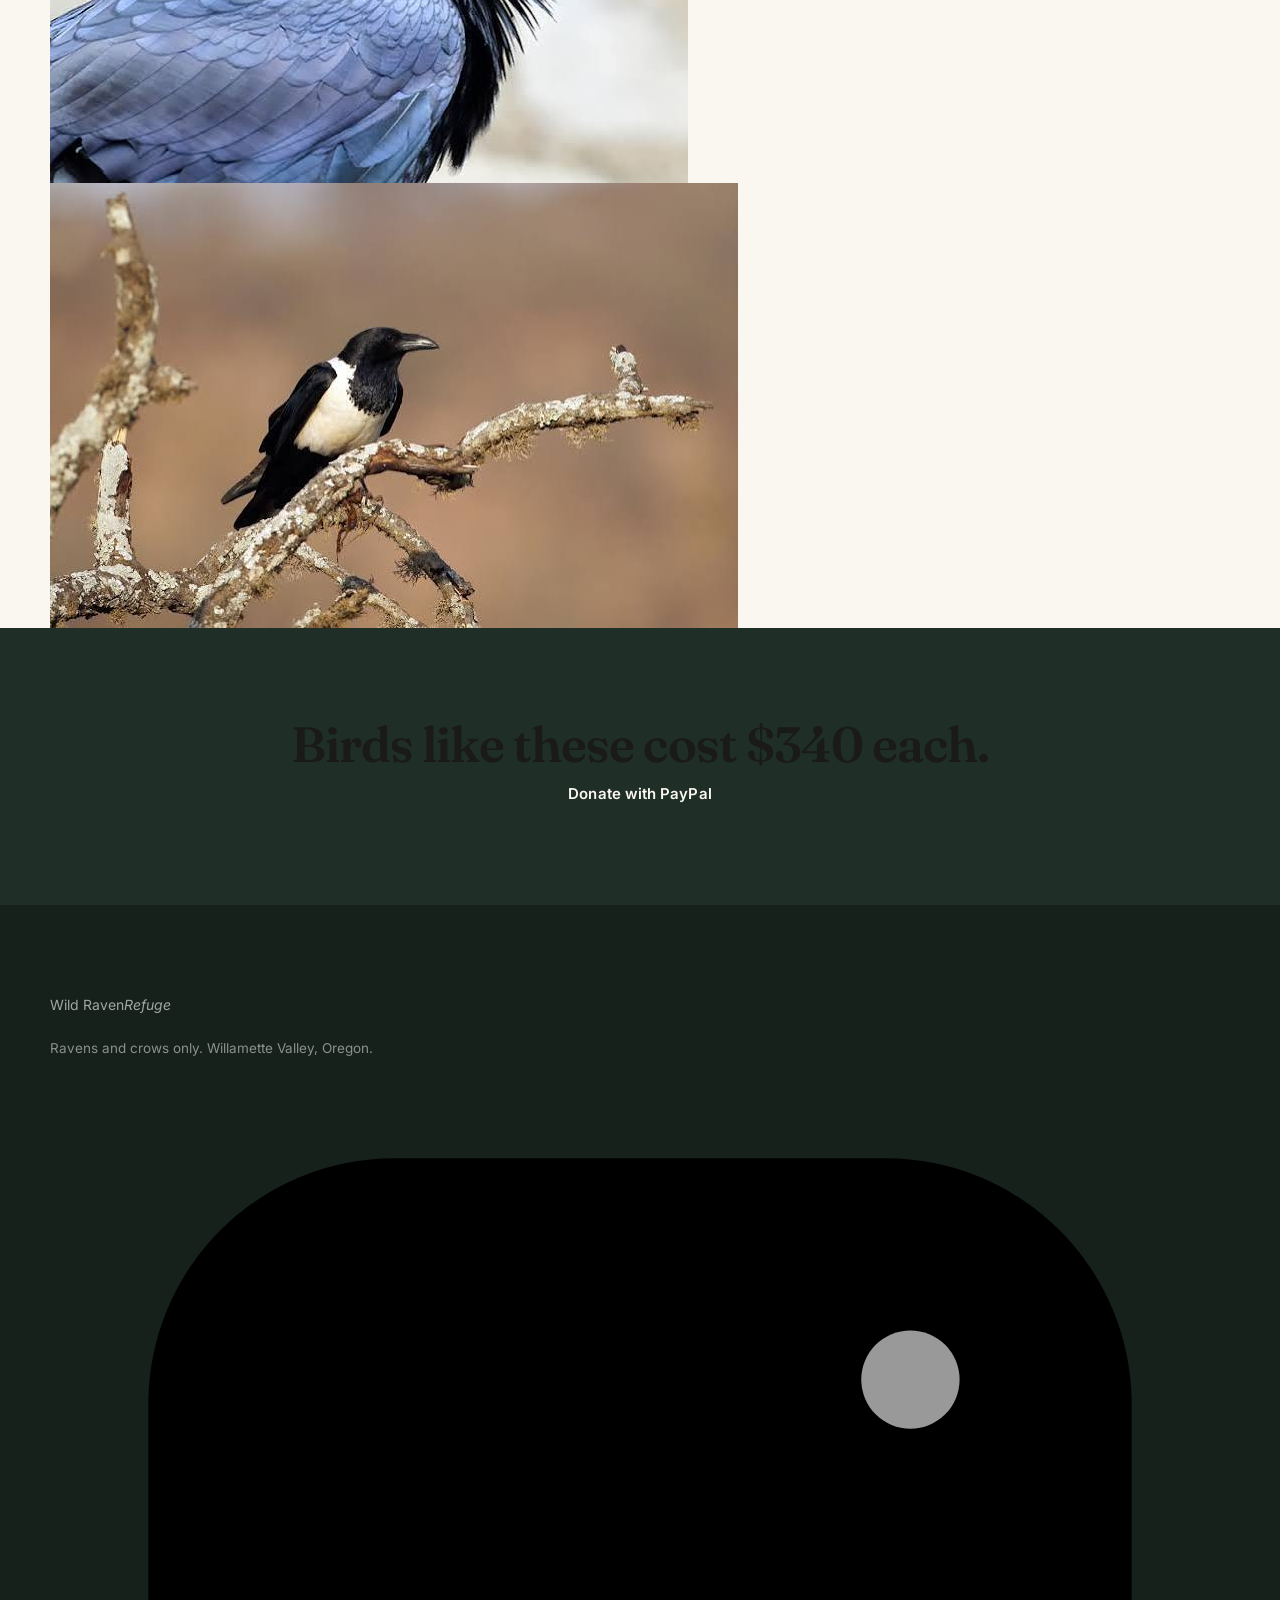
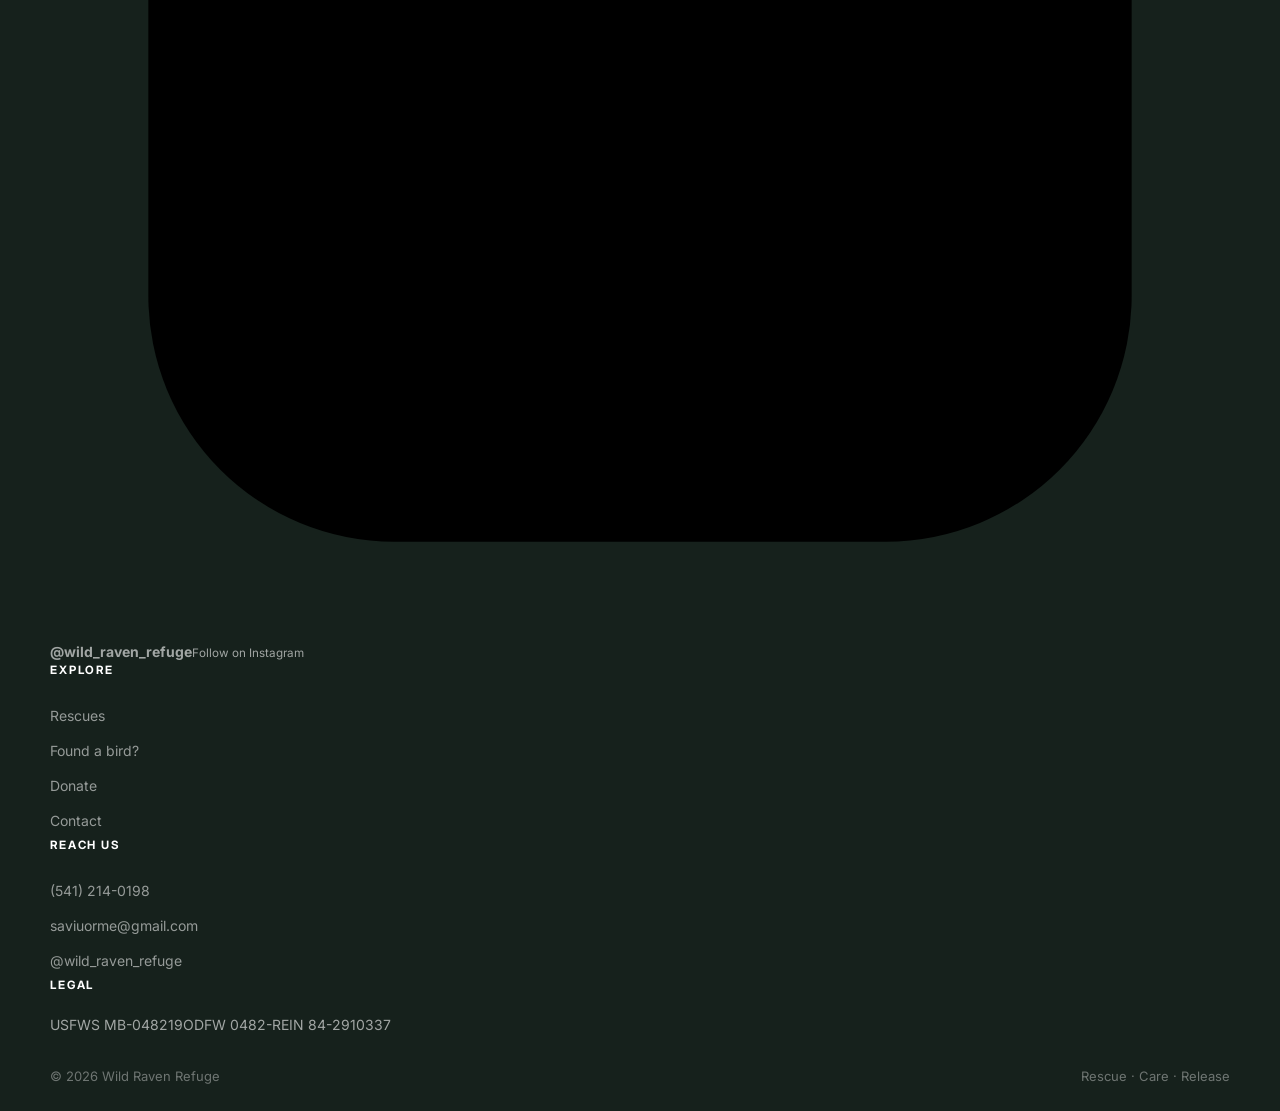
<file: stories.html>
<!DOCTYPE html>
<html lang="en">
<head>
<meta charset="UTF-8">
<meta name="viewport" content="width=device-width, initial-scale=1">
<title>Rescues | Wild Raven Refuge</title>
<meta name="description" content="Frank, Jackcrow and Chali.">
<meta name="theme-color" content="#0d1b2a">
<link rel="icon" href="data:image/svg+xml,<svg xmlns='http://www.w3.org/2000/svg' viewBox='0 0 100 100'><rect width='100' height='100' rx='22' fill='%230d1b2a'/><circle cx='50' cy='46' r='17' fill='%23f6f3ec'/><polygon points='67,46 91,39 67,53' fill='%23c8964a'/></svg>">
<link rel="preconnect" href="https://fonts.googleapis.com">
<link rel="preconnect" href="https://fonts.gstatic.com" crossorigin>
<link href="https://fonts.googleapis.com/css2?family=Fraunces:opsz,wght@9..144,500;9..144,600;9..144,700&family=Inter:wght@400;500;600;700&display=swap" rel="stylesheet">
<link rel="stylesheet" href="css/styles.css">
</head>
<body>

<header class="site-header" id="siteHeader">
  <div class="container header-inner">
    <a class="brand" href="index.html">
     <img class="brand-mark" src="images/log.png" alt="Wild Raven Refuge logo">
      <span class="brand-name">Wild Raven<em>Refuge</em></span>
    </a>
    <nav class="site-nav" id="siteNav">
      <a href="index.html">Home</a>
      <a href="stories.html" class="active">Rescues</a>
      <a href="help.html">Found a bird?</a>
      <a href="contact.html">Contact</a>
      <a class="nav-donate" href="donate.html">Donate</a>
    </nav>
    <button class="nav-toggle" id="navToggle" aria-label="Open menu" aria-expanded="false" aria-controls="siteNav"><span></span><span></span></button>
  </div>
</header>

<main>

  <section class="page-head">
    <div class="container">
      <p class="eyebrow">Rescues</p>
      <h1>Frank, Jackcrow &amp; Chali.</h1>
      <p class="page-lede">Tap any bird to read the full story.</p>
    </div>
  </section>

  <section class="gallery gallery-tight">
    <div class="container">
      <div class="gallery-strip">
        <figure class="gallery-item"><img src="images/17.jpg" alt="Raven or crow" loading="lazy"></figure>
        <figure class="gallery-item"><img src="images/18.jpg" alt="Raven or crow" loading="lazy"></figure>
        <figure class="gallery-item"><img src="images/19.jpg" alt="Raven or crow" loading="lazy"></figure>
        <figure class="gallery-item"><img src="images/20.jpg" alt="Raven or crow" loading="lazy"></figure>
      </div>
      <div class="gallery-strip">
        <figure class="gallery-item"><img src="images/21.jpg" alt="Raven or crow" loading="lazy"></figure>
        <figure class="gallery-item"><img src="images/22.jpg" alt="Raven or crow" loading="lazy"></figure>
        <figure class="gallery-item"><img src="images/23.jpg" alt="Raven or crow" loading="lazy"></figure>
        <figure class="gallery-item"><img src="images/24.jpg" alt="Raven or crow" loading="lazy"></figure>
      </div>
    </div>
  </section>

  <section class="section">
    <div class="container">
      <div class="bird-grid bird-grid-stories">

        <article class="bird-card">
          <div class="bird-photo"><img src="images/12.jpg" alt="Frank the raven" loading="lazy"></div>
          <div class="bird-body">
            <p class="bird-tag">Raven &middot; 63 days</p>
            <h3>Frank</h3>
            <p class="bird-one-line">Fractured humerus. Released.</p>
            <details class="expand"><summary>Read the full story <span>→</span></summary>
              <div class="expand-body">
                <p>Found on Coburg Road, two days down. A clean fracture through the left humerus. Dr. Okonkwo pinned the wing the next morning. Four weeks recovery, five in the flight pen. He bit through one leather glove. Released 16 January, same location.</p>
              </div>
            </details>
          </div>
        </article>

        <article class="bird-card">
          <div class="bird-photo"><img src="images/16.jpg" alt="Jackcrow the crow" loading="lazy"></div>
          <div class="bird-body">
            <p class="bird-tag">Crow &middot; 47 days</p>
            <h3>Jackcrow</h3>
            <p class="bird-one-line">Nestling. Released.</p>
            <details class="expand"><summary>Read the full story <span>→</span></summary>
              <div class="expand-body">
                <p>Nine days old when he came in. No feathers, no eyes open. Formula every ninety minutes for three weeks. Fledged in April and released into the same garden he came from. Still visits most mornings.</p>
              </div>
            </details>
          </div>
        </article>

        <article class="bird-card">
          <div class="bird-photo"><img src="images/8.jpg" alt="Chali the raven" loading="lazy"></div>
          <div class="bird-body">
            <p class="bird-tag">Raven &middot; 98 days</p>
            <h3>Chali</h3>
            <p class="bird-one-line">Lead poisoning. Released.</p>
            <details class="expand"><summary>Read the full story <span>→</span></summary>
              <div class="expand-body">
                <p>Found near Junction City, unable to stand. Blood lead 74 &micro;g/dL. Two chelation courses, eleven weeks of syringe-feeding, slow re-flight training. Released in March, ninety-eight days after intake.</p>
              </div>
            </details>
          </div>
        </article>

      </div>
    </div>
  </section>

  <section class="gallery gallery-tight">
    <div class="container">
      <div class="gallery-strip">
        <figure class="gallery-item"><img src="images/27.jpg" alt="Raven or crow" loading="lazy"></figure>
        <figure class="gallery-item"><img src="images/25.jpg" alt="Raven or crow" loading="lazy"></figure>
        <figure class="gallery-item"><img src="images/26.jpg" alt="Raven or crow" loading="lazy"></figure>
        <figure class="gallery-item"><img src="images/29.jpg" alt="Raven or crow" loading="lazy"></figure>
      </div>
      <div class="gallery-strip">
        <figure class="gallery-item"><img src="images/30.jpg" alt="Raven or crow" loading="lazy"></figure>
        <figure class="gallery-item"><img src="images/15.jpg" alt="Raven or crow" loading="lazy"></figure>
        <figure class="gallery-item"><img src="images/18.jpg" alt="Raven or crow" loading="lazy"></figure>
        <figure class="gallery-item"><img src="images/23.jpg" alt="Raven or crow" loading="lazy"></figure>
      </div>
    </div>
  </section>

  <section class="cta-band">
    <div class="container">
      <h2>Birds like these cost $340 each.</h2>
      <a class="btn btn-solid btn-large" href="https://www.paypal.com/donate/?hosted_button_id=A98NPM9H6RPYJ" target="_blank" rel="noopener">Donate with PayPal</a>
    </div>
  </section>

</main>

<footer class="site-footer">
  <div class="container footer-inner">
    <div class="footer-brand">
      <span class="brand-name brand-name-light">Wild Raven<em>Refuge</em></span>
      <p>Ravens and crows only. Willamette Valley, Oregon.</p>
      <a class="ig-btn" href="https://www.instagram.com/wild_raven_refuge" target="_blank" rel="noopener" style="margin-top:1.25rem;">
        <svg class="ig-icon" viewBox="0 0 24 24" aria-hidden="true"><rect x="2" y="2" width="20" height="20" rx="5" ry="5"/><circle cx="12" cy="12" r="4.5"/><circle cx="17.5" cy="6.5" r="1" fill="currentColor"/></svg>
        <span class="ig-handle"><strong>@wild_raven_refuge</strong><small>Follow on Instagram</small></span>
      </a>
    </div>
    <div class="footer-col"><h4>Explore</h4>
      <a href="stories.html">Rescues</a><a href="help.html">Found a bird?</a><a href="donate.html">Donate</a><a href="contact.html">Contact</a>
    </div>
    <div class="footer-col"><h4>Reach us</h4>
      <a href="tel:+15412140198">(541) 214-0198</a>
      <a href="mailto:saviuorme@gmail.com">saviuorme@gmail.com</a>
      <a href="https://www.instagram.com/wild_raven_refuge" target="_blank" rel="noopener">@wild_raven_refuge</a>
    </div>
    <div class="footer-col"><h4>Legal</h4>
      <span>USFWS MB-048219</span><span>ODFW 0482-R</span><span>EIN 84-2910337</span>
    </div>
  </div>
  <div class="container footer-bottom">
    <span>&copy; <span class="js-year">2026</span> Wild Raven Refuge</span>
    <span>Rescue &middot; Care &middot; Release</span>
  </div>
</footer>

<script src="js/main.js"></script>
</body>
</html>
</file>
<file: css/styles.css>
/* ============================================================
   FILE: css/styles.css
   Wild Raven Refuge — full stylesheet
   ============================================================ */

/* ---------- 1. TOKENS ---------- */
:root{
  /* Colour */
  --ink:        #1a1a18;
  --ink-soft:   #3d3a35;
  --forest:     #16211c;
  --forest-2:   #1f2f27;
  --paper:      #faf7f1;
  --paper-2:    #f2ede3;
  --sand:       #e6ddcd;
  --line:       #ddd5c6;
  --clay:       #b4562f;
  --clay-dark:  #92401f;
  --clay-light: #d9794f;
  --gold:       #c99a3f;
  --sage:       #6f8271;
  --muted:      #6f6a60;
  --white:      #ffffff;
  --good:       #3f7a4d;
  --bad:        #9c3b2e;

  /* Type */
  --serif: "Fraunces", Georgia, "Times New Roman", serif;
  --sans:  "Inter", -apple-system, BlinkMacSystemFont, "Segoe UI", Arial, sans-serif;

  /* Layout */
  --max: 1180px;
  --gutter: clamp(1.25rem, 4vw, 2.5rem);
  --radius: 4px;
  --radius-lg: 12px;

  /* Motion */
  --ease: cubic-bezier(.22,.61,.36,1);

  /* Shadow */
  --shadow-sm: 0 1px 2px rgba(26,26,24,.06), 0 2px 8px rgba(26,26,24,.04);
  --shadow-md: 0 4px 12px rgba(26,26,24,.08), 0 12px 32px rgba(26,26,24,.06);
  --shadow-lg: 0 12px 32px rgba(26,26,24,.14), 0 32px 64px rgba(26,26,24,.10);
}

/* ---------- 2. RESET ---------- */
*,*::before,*::after{ box-sizing:border-box; }
*{ margin:0; padding:0; }

html{
  scroll-behavior:smooth;
  scroll-padding-top:120px;
  -webkit-text-size-adjust:100%;
}

body{
  font-family:var(--sans);
  font-size:clamp(1rem, .95rem + .25vw, 1.0625rem);
  line-height:1.7;
  color:var(--ink-soft);
  background:var(--paper);
  -webkit-font-smoothing:antialiased;
  -moz-osx-font-smoothing:grayscale;
  overflow-x:hidden;
}

img,svg,video{ display:block; max-width:100%; height:auto; }
img{ background:var(--sand); }
button,input,select,textarea{ font:inherit; color:inherit; }
ul,ol{ list-style:none; }
a{ color:inherit; text-decoration:none; }
table{ border-collapse:collapse; width:100%; }

/* ---------- 3. TYPE ---------- */
h1,h2,h3,h4{
  font-family:var(--serif);
  font-weight:600;
  line-height:1.08;
  letter-spacing:-.02em;
  color:var(--ink);
  font-variation-settings:"opsz" 40;
}

h1{ font-size:clamp(2.4rem, 6.5vw, 5rem); }
h2{ font-size:clamp(1.9rem, 4vw, 3.1rem); }
h3{ font-size:clamp(1.25rem, 2vw, 1.6rem); line-height:1.2; }
h4{ font-size:1.0625rem; line-height:1.3; letter-spacing:-.01em; }

p{ max-width:68ch; }

.lead{
  font-size:clamp(1.0625rem, 1.6vw, 1.25rem);
  line-height:1.6;
  color:var(--ink-soft);
}

.eyebrow{
  font-family:var(--sans);
  font-size:.72rem;
  font-weight:700;
  letter-spacing:.18em;
  text-transform:uppercase;
  color:var(--clay);
  margin-bottom:.85rem;
  max-width:none;
}
.eyebrow-light{ color:var(--gold); }

.kicker{
  font-family:var(--sans);
  font-size:.75rem;
  font-weight:600;
  letter-spacing:.24em;
  text-transform:uppercase;
  margin-bottom:1.25rem;
  max-width:none;
}

/* ---------- 4. LAYOUT ---------- */
.container{
  width:min(var(--max), 100% - (var(--gutter) * 2));
  margin-inline:auto;
}
.container.narrow{ width:min(760px, 100% - (var(--gutter) * 2)); }

.section{ padding:clamp(4rem, 9vw, 7.5rem) 0; }
.alt-bg{ background:var(--paper-2); }

.section-head{ max-width:720px; margin-bottom:clamp(2.5rem, 5vw, 4rem); }
.section-head h2{ margin-bottom:1rem; }
.section-head .lead{ color:var(--muted); }
.section-head-center{ margin-inline:auto; text-align:center; }
.section-head-center .lead{ margin-inline:auto; }

.section-foot{ margin-top:clamp(2.5rem, 4vw, 3.5rem); }

.visually-hidden{
  position:absolute; width:1px; height:1px;
  padding:0; margin:-1px; overflow:hidden;
  clip:rect(0 0 0 0); white-space:nowrap; border:0;
}

.skip-link{
  position:absolute; top:-100px; left:1rem; z-index:999;
  background:var(--forest); color:var(--white);
  padding:.75rem 1.25rem; border-radius:var(--radius);
  font-size:.875rem; font-weight:600;
  transition:top .2s;
}
.skip-link:focus{ top:1rem; }

/* ---------- 5. BUTTONS ---------- */
.btn{
  display:inline-flex;
  align-items:center;
  justify-content:center;
  gap:.5rem;
  padding:.85rem 1.6rem;
  border:1.5px solid transparent;
  border-radius:999px;
  font-family:var(--sans);
  font-size:.9375rem;
  font-weight:600;
  line-height:1;
  letter-spacing:.005em;
  cursor:pointer;
  transition:transform .18s var(--ease), background .18s, color .18s, border-color .18s, box-shadow .18s;
  white-space:nowrap;
}
.btn:hover{ transform:translateY(-2px); }
.btn:active{ transform:translateY(0); }
.btn:focus-visible{ outline:2px solid var(--clay); outline-offset:3px; }

.btn-clay{ background:var(--clay); color:var(--white); box-shadow:0 4px 14px rgba(180,86,47,.28); }
.btn-clay:hover{ background:var(--clay-dark); box-shadow:0 8px 22px rgba(180,86,47,.34); }

.btn-ghost{
  background:rgba(255,255,255,.08);
  color:var(--white);
  border-color:rgba(255,255,255,.4);
  backdrop-filter:blur(6px);
}
.btn-ghost:hover{ background:rgba(255,255,255,.16); border-color:rgba(255,255,255,.7); }

.btn-outline{
  background:transparent;
  color:var(--ink);
  border-color:var(--line);
}
.btn-outline:hover{ background:var(--ink); color:var(--paper); border-color:var(--ink); }

.btn-dark{ background:var(--ink); color:var(--paper); }
.btn-dark:hover{ background:var(--forest); }

.btn-lg{ padding:1.05rem 2rem; font-size:1rem; }
.btn-sm{ padding:.6rem 1.15rem; font-size:.85rem; }

.btn-row{ display:flex; gap:.85rem; flex-wrap:wrap; }
.btn-row-left{ justify-content:flex-start; margin-top:1.75rem; }

.link-arrow{
  display:inline-flex;
  align-items:center;
  gap:.5rem;
  font-weight:600;
  font-size:.9375rem;
  color:var(--clay);
  margin-top:1.5rem;
  border-bottom:1px solid transparent;
  transition:border-color .2s, gap .2s;
}
.link-arrow svg{ width:18px; height:18px; fill:none; stroke:currentColor; stroke-width:2; stroke-linecap:round; stroke-linejoin:round; transition:transform .2s var(--ease); }
.link-arrow:hover{ border-color:currentColor; }
.link-arrow:hover svg{ transform:translateX(4px); }

/* ---------- 6. HEADER ---------- */
.site-header{
  position:fixed;
  inset:0 0 auto 0;
  z-index:100;
  transition:box-shadow .3s, background .3s;
}
.site-header.is-scrolled{
  box-shadow:0 1px 0 rgba(255,255,255,.06), 0 8px 32px rgba(0,0,0,.28);
}

.topbar{
  background:var(--forest);
  border-bottom:1px solid rgba(255,255,255,.07);
  font-size:.75rem;
  color:rgba(255,255,255,.62);
}
.topbar-inner{
  display:flex;
  justify-content:space-between;
  align-items:center;
  gap:1rem;
  min-height:34px;
  flex-wrap:wrap;
}
.topbar-item{ display:inline-flex; align-items:center; gap:.45rem; }
.topbar-item a{ color:var(--gold); font-weight:600; }
.topbar-item a:hover{ text-decoration:underline; }
.ico{ width:13px; height:13px; fill:none; stroke:currentColor; stroke-width:2; stroke-linecap:round; stroke-linejoin:round; }

.nav-wrap{
  background:rgba(22,33,28,.97);
  backdrop-filter:blur(12px);
  display:flex;
  align-items:center;
  justify-content:space-between;
  gap:1.5rem;
  min-height:70px;
}
.site-header.is-scrolled .nav-wrap{ background:rgba(22,33,28,1); }

.logo{ display:inline-flex; align-items:center; gap:.6rem; color:var(--paper); }
.logo-mark{
  width:28px; height:28px;
  fill:none; stroke:currentColor; stroke-width:7;
  stroke-linejoin:round; stroke-linecap:round;
  flex-shrink:0;
}
.logo-text{
  font-family:var(--serif);
  font-size:1.0625rem;
  font-weight:600;
  letter-spacing:.02em;
  line-height:1;
  display:flex;
  flex-direction:column;
}
.logo-text em{
  font-style:normal;
  font-size:.6rem;
  letter-spacing:.3em;
  text-transform:uppercase;
  color:var(--gold);
  font-family:var(--sans);
  font-weight:600;
  margin-top:3px;
}

.main-nav{
  display:flex;
  align-items:center;
  gap:1.6rem;
  font-size:.875rem;
  font-weight:500;
  color:rgba(255,255,255,.78);
}
.main-nav a{ position:relative; padding:.25rem 0; transition:color .2s; }
.main-nav a:hover{ color:var(--white); }
.main-nav a.is-active{ color:var(--white); }
.main-nav a.is-active::after{
  content:"";
  position:absolute; left:0; right:0; bottom:-4px;
  height:2px; background:var(--clay); border-radius:2px;
}
.main-nav .btn{ color:var(--white); }
.main-nav .btn:hover{ color:var(--white); }
.main-nav .btn.is-active::after{ display:none; }

.nav-toggle{
  display:none;
  flex-direction:column;
  justify-content:center;
  gap:5px;
  width:44px; height:44px;
  background:transparent;
  border:0;
  cursor:pointer;
  padding:10px;
}
.nav-toggle span{
  display:block;
  height:2px;
  background:var(--paper);
  border-radius:2px;
  transition:transform .25s var(--ease), opacity .2s;
}
.nav-toggle[aria-expanded="true"] span:nth-child(1){ transform:translateY(7px) rotate(45deg); }
.nav-toggle[aria-expanded="true"] span:nth-child(2){ opacity:0; }
.nav-toggle[aria-expanded="true"] span:nth-child(3){ transform:translateY(-7px) rotate(-45deg); }

/* ---------- 7. HERO ---------- */
.hero{
  position:relative;
  min-height:100svh;
  display:flex;
  align-items:center;
  padding:clamp(8rem, 16vh, 12rem) 0 clamp(5rem, 10vh, 8rem);
  overflow:hidden;
  background:var(--forest);
  color:var(--paper);
  isolation:isolate;
}
.hero-media{ position:absolute; inset:0; z-index:-2; }
.hero-media img{
  width:100%; height:100%;
  object-fit:cover;
  object-position:center 40%;
}
.hero-overlay{
  position:absolute; inset:0; z-index:-1;
  background:
    linear-gradient(180deg, rgba(22,33,28,.72) 0%, rgba(22,33,28,.45) 35%, rgba(22,33,28,.82) 100%),
    radial-gradient(ellipse at 30% 40%, rgba(22,33,28,.35) 0%, rgba(22,33,28,.75) 70%);
}

.hero-inner{ position:relative; max-width:900px; }
.hero .kicker{ color:var(--gold); }
.hero h1{
  color:var(--white);
  margin-bottom:1.5rem;
  text-shadow:0 2px 30px rgba(0,0,0,.3);
}
.hero-sub{
  font-size:clamp(1.0625rem, 1.8vw, 1.3rem);
  line-height:1.6;
  color:rgba(255,255,255,.88);
  max-width:600px;
  margin-bottom:2.25rem;
}

.hero-scroll{
  position:absolute;
  bottom:2rem; left:50%;
  transform:translateX(-50%);
  display:flex; flex-direction:column; align-items:center; gap:.4rem;
  font-size:.65rem; letter-spacing:.24em; text-transform:uppercase;
  color:rgba(255,255,255,.5);
  animation:bob 2.6s ease-in-out infinite;
}
.hero-scroll svg{ width:18px; height:18px; fill:none; stroke:currentColor; stroke-width:1.5; stroke-linecap:round; stroke-linejoin:round; }
@keyframes bob{ 0%,100%{ transform:translate(-50%,0); } 50%{ transform:translate(-50%,8px); } }

/* ---------- 8. PAGE HERO (subpages) ---------- */
.page-hero{
  position:relative;
  min-height:min(78svh, 700px);
  display:flex;
  align-items:flex-end;
  padding:clamp(8rem,18vh,12rem) 0 clamp(3rem,7vh,5rem);
  overflow:hidden;
  background:var(--forest);
  color:var(--paper);
  isolation:isolate;
}
.page-hero-short{ min-height:min(64svh, 560px); }
.page-hero-media{ position:absolute; inset:0; z-index:-2; }
.page-hero-media img{ width:100%; height:100%; object-fit:cover; }
.page-hero-overlay{
  position:absolute; inset:0; z-index:-1;
  background:linear-gradient(180deg, rgba(22,33,28,.68) 0%, rgba(22,33,28,.52) 30%, rgba(22,33,28,.9) 100%);
}
.page-hero-inner{ position:relative; }
.page-hero .kicker{ color:var(--gold); }
.page-hero h1{
  color:var(--white);
  font-size:clamp(2.1rem, 5.5vw, 4rem);
  margin-bottom:1rem;
  text-shadow:0 2px 30px rgba(0,0,0,.3);
}
.page-hero-sub{
  font-size:clamp(1rem, 1.5vw, 1.1875rem);
  color:rgba(255,255,255,.85);
  max-width:620px;
}
.page-hero .btn-row-left{ margin-top:2rem; }

/* ---------- 9. STATS ---------- */
.stats{
  background:var(--forest-2);
  color:var(--paper);
  padding:clamp(2.5rem,5vw,3.75rem) 0;
  border-bottom:1px solid rgba(255,255,255,.06);
}
.stats-grid{
  display:grid;
  grid-template-columns:repeat(4, 1fr);
  gap:clamp(1.5rem, 4vw, 3rem);
}
.stat{ display:flex; flex-direction:column; gap:.35rem; }
.stat-num{
  font-family:var(--serif);
  font-size:clamp(2rem, 4vw, 3rem);
  font-weight:600;
  line-height:1;
  color:var(--gold);
  letter-spacing:-.03em;
  font-variant-numeric:tabular-nums;
}
.stat-unit{ font-size:.5em; margin-left:.1em; }
.stat-label{
  font-size:.78rem;
  letter-spacing:.1em;
  text-transform:uppercase;
  color:rgba(255,255,255,.55);
  max-width:22ch;
}

/* ---------- 10. IMAGE FRAMES ---------- */
.img-frame{
  position:relative;
  overflow:hidden;
  border-radius:var(--radius);
  background:linear-gradient(135deg, var(--sand) 0%, var(--paper-2) 100%);
  box-shadow:var(--shadow-md);
}
.img-frame img{ width:100%; height:100%; object-fit:cover; transition:transform .7s var(--ease); }
.img-frame:hover img{ transform:scale(1.03); }

figcaption{
  font-size:.8125rem;
  color:var(--muted);
  margin-top:.85rem;
  font-style:italic;
  line-height:1.5;
  max-width:52ch;
}

/* ---------- 11. ABOUT ---------- */
.about-grid{
  display:grid;
  grid-template-columns:minmax(0, 0.85fr) minmax(0, 1fr);
  gap:clamp(2.5rem, 6vw, 5rem);
  align-items:start;
}
.about-media .img-frame{ aspect-ratio:4/5; }
.about-copy h2{ margin-bottom:1.25rem; }
.about-copy p + p{ margin-top:1.1rem; }
.about-copy .lead{ margin-bottom:.5rem; }

/* ---------- 12. CARD GRID ---------- */
.card-grid{
  display:grid;
  grid-template-columns:repeat(auto-fit, minmax(280px, 1fr));
  gap:clamp(1.25rem, 3vw, 2rem);
}

.card{
  background:var(--white);
  border-radius:var(--radius);
  overflow:hidden;
  box-shadow:var(--shadow-sm);
  display:flex;
  flex-direction:column;
  transition:transform .35s var(--ease), box-shadow .35s var(--ease);
}
.card:hover{ transform:translateY(-4px); box-shadow:var(--shadow-md); }

.card-media{
  aspect-ratio:16/10;
  overflow:hidden;
  background:linear-gradient(135deg, var(--sand), var(--paper-2));
}
.card-media img{ width:100%; height:100%; object-fit:cover; transition:transform .7s var(--ease); }
.card:hover .card-media img{ transform:scale(1.06); }

.card-body{ padding:clamp(1.5rem, 3vw, 2rem); flex:1; display:flex; flex-direction:column; }
.card-body h3{ margin-bottom:.65rem; }
.card-body p{ font-size:.9375rem; color:var(--muted); line-height:1.65; }

.card-icon{
  width:56px; height:56px;
  display:grid; place-items:center;
  background:var(--paper-2);
  border-radius:50%;
  margin-bottom:1.25rem;
}
.card-icon svg{ width:26px; height:26px; fill:none; stroke:var(--clay); stroke-width:1.8; stroke-linecap:round; stroke-linejoin:round; }

/* ---------- 13. STORIES ---------- */
.story-grid{
  display:grid;
  grid-template-columns:repeat(auto-fit, minmax(300px, 1fr));
  gap:clamp(1.5rem, 3vw, 2rem);
}

.story{
  background:var(--white);
  border-radius:var(--radius);
  overflow:hidden;
  box-shadow:var(--shadow-sm);
  display:flex;
  flex-direction:column;
  transition:transform .35s var(--ease), box-shadow .35s var(--ease);
}
.story:hover{ transform:translateY(-4px); box-shadow:var(--shadow-md); }

.story-media{
  aspect-ratio:4/3;
  overflow:hidden;
  background:linear-gradient(135deg, var(--sand), var(--paper-2));
}
.story-media img{ width:100%; height:100%; object-fit:cover; transition:transform .7s var(--ease); }
.story:hover .story-media img{ transform:scale(1.05); }

.story-body{ padding:clamp(1.5rem, 3vw, 2rem); flex:1; display:flex; flex-direction:column; }
.story-meta{
  font-size:.72rem;
  letter-spacing:.14em;
  text-transform:uppercase;
  font-weight:700;
  color:var(--clay);
  margin-bottom:.6rem;
}
.story-body h3{ margin-bottom:.75rem; }
.story-body p{ font-size:.9375rem; color:var(--muted); line-height:1.7; }
.story-body p + p{ margin-top:.9rem; }

.story-outcome{
  margin-top:auto;
  padding-top:1.25rem;
  font-size:.8125rem !important;
  font-weight:600;
  letter-spacing:.02em;
}
.outcome-good{ color:var(--good); }
.outcome-bad{ color:var(--bad); }

.story-note{
  margin-top:2.5rem;
  font-size:.875rem;
  color:var(--muted);
  font-style:italic;
}

/* Featured story */
.feature-story{
  display:grid;
  grid-template-columns:1fr 1fr;
  gap:clamp(2rem, 5vw, 4rem);
  align-items:center;
}
.feature-media .img-frame{ aspect-ratio:4/3; }
.feature-copy h2{ margin-bottom:1rem; }
.feature-copy .lead{ margin-bottom:1.25rem; }
.feature-copy p + p{ margin-top:1rem; }
.feature-copy p{ font-size:.9688rem; }

.story-stats{
  display:grid;
  grid-template-columns:repeat(4, 1fr);
  gap:1rem;
  margin-top:2.25rem;
  padding-top:2rem;
  border-top:1px solid var(--line);
}
.story-stats > div span{
  display:block;
  font-family:var(--serif);
  font-size:clamp(1.25rem, 2.2vw, 1.75rem);
  font-weight:600;
  color:var(--clay);
  line-height:1;
  margin-bottom:.4rem;
}
.story-stats > div p{
  font-size:.72rem;
  letter-spacing:.08em;
  text-transform:uppercase;
  color:var(--muted);
  line-height:1.4;
}

/* ---------- 14. HELP BAND ---------- */
.help-band{
  background:var(--forest);
  color:var(--paper);
  padding:clamp(4rem, 8vw, 7rem) 0;
  position:relative;
  overflow:hidden;
}
.help-band::before{
  content:"";
  position:absolute;
  top:-30%; right:-10%;
  width:60vw; height:60vw;
  background:radial-gradient(circle, rgba(201,154,63,.09) 0%, transparent 70%);
  pointer-events:none;
}
.help-band-inner{
  display:grid;
  grid-template-columns:1.15fr .85fr;
  gap:clamp(2.5rem, 6vw, 5rem);
  align-items:center;
  position:relative;
}
.help-band h2{ color:var(--white); margin-bottom:1rem; }
.help-band .lead{ color:rgba(255,255,255,.75); }
.help-band-media .img-frame{ aspect-ratio:4/5; }

/* ---------- 15. STEPS ---------- */
.steps{ display:grid; gap:clamp(2rem, 4vw, 3rem); margin-top:2.5rem; }
.steps > li{ display:grid; grid-template-columns:auto 1fr; gap:1.5rem; align-items:start; }

.step-num{
  font-family:var(--serif);
  font-size:clamp(1.5rem, 3vw, 2.25rem);
  font-weight:600;
  color:var(--clay);
  line-height:1;
  opacity:.45;
  letter-spacing:-.02em;
}

.steps h3, .steps h4{ margin-bottom:.6rem; }
.steps p{ font-size:.9688rem; color:var(--ink-soft); }
.steps p + p{ margin-top:.85rem; }

.steps-large > li{ gap:2rem; padding-bottom:2rem; border-bottom:1px solid var(--line); }
.steps-large > li:last-child{ border-bottom:0; padding-bottom:0; }

.callout, .callout-inline{
  margin-top:1.25rem;
  padding:1.1rem 1.35rem;
  background:var(--paper-2);
  border-left:3px solid var(--clay);
  border-radius:0 var(--radius) var(--radius) 0;
  font-size:.9375rem;
  line-height:1.65;
  color:var(--ink-soft);
}
.callout-inline{ display:block; margin-top:1rem; }

.mini-steps{ counter-reset:mini; display:grid; gap:1.5rem; margin-top:1.75rem; }
.mini-steps li{ counter-increment:mini; position:relative; padding-left:2.75rem; }
.mini-steps li::before{
  content:counter(mini);
  position:absolute; left:0; top:.1rem;
  width:1.9rem; height:1.9rem;
  display:grid; place-items:center;
  background:var(--clay);
  color:var(--white);
  border-radius:50%;
  font-size:.75rem;
  font-weight:700;
}
.mini-steps h4{ margin-bottom:.3rem; }
.mini-steps p{ font-size:.9375rem; color:var(--muted); }

.checklist{ display:grid; gap:.6rem; margin-top:1.25rem; }
.checklist li{
  position:relative;
  padding-left:1.85rem;
  font-size:.9375rem;
  color:var(--ink-soft);
}
.checklist li::before{
  content:"";
  position:absolute; left:0; top:.55em;
  width:14px; height:8px;
  border-left:2px solid var(--sage);
  border-bottom:2px solid var(--sage);
  transform:rotate(-45deg);
}

/* ---------- 16. STEP BLOCKS (work page) ---------- */
.step-index{ background:var(--paper-2); padding:1.5rem 0; border-bottom:1px solid var(--line); }
.step-index-grid{
  display:flex;
  gap:.6rem;
  flex-wrap:wrap;
  justify-content:center;
}
.step-chip{
  display:inline-flex;
  align-items:center;
  gap:.5rem;
  padding:.5rem 1rem;
  background:var(--white);
  border:1px solid var(--line);
  border-radius:999px;
  font-size:.8125rem;
  font-weight:500;
  color:var(--ink-soft);
  transition:all .2s;
}
.step-chip span{ font-weight:700; color:var(--clay); font-size:.75rem; }
.step-chip:hover{ border-color:var(--clay); color:var(--ink); transform:translateY(-2px); }

.step-block{ padding:clamp(4rem, 8vw, 7rem) 0; }
.step-block.alt-bg{ background:var(--paper-2); }

.step-grid{
  display:grid;
  grid-template-columns:1fr 1fr;
  gap:clamp(2.5rem, 6vw, 5rem);
  align-items:center;
}
.step-grid-reverse .step-copy{ order:2; }
.step-grid-reverse .step-media{ order:1; }

.step-copy h2{ margin-bottom:1rem; }
.step-copy h3{
  margin-top:2rem;
  margin-bottom:.6rem;
  font-size:1.1875rem;
  color:var(--clay-dark);
}
.step-copy .lead{ margin-bottom:1.25rem; }
.step-copy p + p{ margin-top:1rem; }
.step-copy p{ font-size:.9688rem; }

.step-label{
  font-family:var(--sans);
  font-size:.72rem;
  font-weight:700;
  letter-spacing:.2em;
  text-transform:uppercase;
  color:var(--gold);
  margin-bottom:.75rem;
}
.step-media .img-frame{ aspect-ratio:4/5; }

.stat-cards{ display:grid; grid-template-columns:1fr 1fr; gap:1rem; margin-top:2rem; }
.stat-card{
  background:var(--white);
  border:1px solid var(--line);
  border-radius:var(--radius);
  padding:1.25rem;
}
.stat-card span{
  display:block;
  font-family:var(--serif);
  font-size:1.75rem;
  font-weight:600;
  color:var(--clay);
  line-height:1;
  margin-bottom:.5rem;
}
.stat-card p{ font-size:.8125rem; color:var(--muted); line-height:1.5; }

.diagnostic-grid{ display:grid; grid-template-columns:1fr 1fr; gap:1.25rem; margin-top:2rem; }
.diagnostic{
  padding:1.25rem;
  background:var(--paper-2);
  border-radius:var(--radius);
}
.diagnostic h4{ margin-bottom:.4rem; color:var(--clay-dark); font-size:.9375rem; }
.diagnostic p{ font-size:.875rem; color:var(--muted); line-height:1.55; }

.release-note{
  margin-top:2rem;
  padding:1.5rem;
  background:var(--forest);
  color:rgba(255,255,255,.82);
  border-radius:var(--radius);
}
.release-note h4{ color:var(--gold); margin-bottom:.6rem; font-size:.9375rem; letter-spacing:.02em; }
.release-note p{ font-size:.9375rem; line-height:1.65; }

/* ---------- 17. VALUE GRID / TEAM ---------- */
.value-grid{
  display:grid;
  grid-template-columns:repeat(auto-fit, minmax(260px, 1fr));
  gap:clamp(1.5rem, 3vw, 2.5rem);
}
.value{
  padding:2rem;
  background:var(--white);
  border-radius:var(--radius);
  border-top:3px solid var(--clay);
}
.value-num{
  display:block;
  font-family:var(--serif);
  font-size:2rem;
  font-weight:600;
  color:var(--sand);
  line-height:1;
  margin-bottom:1rem;
}
.value h3{ margin-bottom:.6rem; font-size:1.1875rem; }
.value p{ font-size:.9375rem; color:var(--muted); line-height:1.65; }

.team-grid{
  display:grid;
  grid-template-columns:repeat(auto-fit, minmax(230px, 1fr));
  gap:clamp(1.75rem, 3vw, 2.5rem);
}
.person-media{
  aspect-ratio:1;
  overflow:hidden;
  border-radius:var(--radius);
  background:linear-gradient(135deg, var(--sand), var(--paper-2));
  margin-bottom:1.25rem;
}
.person-media img{ width:100%; height:100%; object-fit:cover; filter:grayscale(.25); transition:filter .5s, transform .7s var(--ease); }
.person:hover .person-media img{ filter:grayscale(0); transform:scale(1.04); }

.person h3{ font-size:1.125rem; margin-bottom:.25rem; }
.person-role{
  font-size:.75rem;
  letter-spacing:.1em;
  text-transform:uppercase;
  color:var(--clay);
  font-weight:600;
  margin-bottom:.65rem;
}
.person-bio{ font-size:.875rem; color:var(--muted); line-height:1.6; }

/* ---------- 18. IMAGE BREAK ---------- */
.image-break{ position:relative; background:var(--forest); }
.image-break-media{ height:clamp(280px, 46vw, 560px); overflow:hidden; }
.image-break-media img{ width:100%; height:100%; object-fit:cover; }
.image-break-caption{
  position:absolute;
  bottom:0; left:0; right:0;
  padding:1.25rem 0;
  background:linear-gradient(transparent, rgba(22,33,28,.85));
}
.image-break-caption p{
  font-size:.8125rem;
  color:rgba(255,255,255,.75);
  font-style:italic;
  max-width:56ch;
}

/* ---------- 19. PROSE ---------- */
.prose h2{ margin-bottom:1.5rem; }
.prose h3{ margin-top:2.5rem; margin-bottom:.75rem; font-size:1.375rem; }
.prose p + p{ margin-top:1.1rem; }
.prose p{ font-size:1.0313rem; line-height:1.75; }

.drop-cap::first-letter{
  font-family:var(--serif);
  float:left;
  font-size:4.2rem;
  line-height:.82;
  font-weight:600;
  color:var(--clay);
  margin:.1em .12em 0 0;
  padding-right:.06em;
}

.prose-note{
  margin-top:2rem;
  padding:1.25rem 1.5rem;
  background:var(--paper-2);
  border-radius:var(--radius);
  font-size:.9375rem !important;
  color:var(--muted);
  line-height:1.65;
}

.permit-list{ display:grid; gap:.9rem; margin-top:1.75rem; }
.permit-list li{
  position:relative;
  padding-left:1.75rem;
  font-size:.9688rem;
  line-height:1.6;
}
.permit-list li::before{
  content:"";
  position:absolute; left:0; top:.62em;
  width:8px; height:8px;
  background:var(--gold);
  border-radius:50%;
}

.referral-list{ display:grid; gap:1.5rem; margin-top:1.75rem; }
.referral-list li{
  padding:1.25rem 1.5rem;
  background:var(--paper-2);
  border-radius:var(--radius);
  border-left:3px solid var(--sage);
}
.referral-list h4{ margin-bottom:.35rem; font-size:1rem; }
.referral-list p{ font-size:.875rem; color:var(--muted); line-height:1.55; }

/* ---------- 20. COMPARE ---------- */
.compare-grid{ display:grid; grid-template-columns:1fr 1fr; gap:1.5rem; margin-top:2rem; }
.compare{ padding:1.75rem; border-radius:var(--radius); border:1px solid var(--line); background:var(--white); }
.compare-good{ border-top:3px solid var(--good); }
.compare-bad{ border-top:3px solid var(--bad); }
.compare h4{ margin-bottom:1rem; font-size:1rem; }
.compare ul{ display:grid; gap:.6rem; }
.compare li{
  position:relative;
  padding-left:1.4rem;
  font-size:.9063rem;
  line-height:1.55;
  color:var(--ink-soft);
}
.compare-good li::before{ content:"✓"; position:absolute; left:0; color:var(--good); font-weight:700; }
.compare-bad li::before{ content:"✕"; position:absolute; left:0; color:var(--bad); font-weight:700; }
.compare-note{
  margin-top:1.25rem;
  padding-top:1.25rem;
  border-top:1px solid var(--line);
  font-size:.8438rem !important;
  color:var(--muted);
  font-style:italic;
}

/* ---------- 21. DON'T GRID ---------- */
.dont-grid{
  display:grid;
  grid-template-columns:repeat(auto-fit, minmax(240px, 1fr));
  gap:1rem;
}
.dont{
  display:flex;
  align-items:flex-start;
  gap:.85rem;
  padding:1.25rem 1.4rem;
  background:var(--white);
  border-radius:var(--radius);
  border:1px solid var(--line);
}
.dont span{
  color:var(--bad);
  font-weight:700;
  font-size:1rem;
  line-height:1.5;
  flex-shrink:0;
}
.dont p{ font-size:.9063rem; line-height:1.55; color:var(--ink-soft); }

/* ---------- 22. URGENT BAND ---------- */
.urgent-band{ background:var(--clay); color:var(--white); padding:1.1rem 0; }
.urgent-inner{
  display:flex;
  align-items:center;
  gap:1rem;
  flex-wrap:wrap;
}
.urgent-ico{
  width:24px; height:24px; flex-shrink:0;
  fill:none; stroke:currentColor; stroke-width:2;
  stroke-linecap:round; stroke-linejoin:round;
}
.urgent-inner p{ font-size:.9375rem; line-height:1.55; max-width:78ch; }

/* ---------- 23. DONATE ---------- */
.donate{
  background:var(--forest);
  color:var(--paper);
  padding:clamp(4rem, 8vw, 7rem) 0;
}
.donate h2{ color:var(--white); }
.donate .lead{ color:rgba(255,255,255,.72); }

.tiers, .tier-grid{
  display:grid;
  grid-template-columns:repeat(auto-fit, minmax(240px, 1fr));
  gap:1.5rem;
  margin-top:1rem;
}

.tier{
  padding:2rem 1.75rem;
  background:rgba(255,255,255,.05);
  border:1px solid rgba(255,255,255,.12);
  border-radius:var(--radius);
  position:relative;
  transition:background .3s, border-color .3s, transform .3s;
}
.tier:hover{ background:rgba(255,255,255,.08); transform:translateY(-3px); }
.tier-featured{ background:rgba(180,86,47,.16); border-color:rgba(180,86,47,.5); }
.tier-tag{
  position:absolute; top:-.7rem; left:1.75rem;
  background:var(--clay); color:var(--white);
  font-size:.65rem; font-weight:700; letter-spacing:.14em; text-transform:uppercase;
  padding:.3rem .7rem; border-radius:999px;
}
.tier-amount{
  font-family:var(--serif);
  font-size:clamp(2rem, 3.5vw, 2.75rem);
  font-weight:600;
  color:var(--gold);
  line-height:1;
  margin-bottom:.75rem;
  letter-spacing:-.03em;
}
.tier-amount span{ font-size:.45em; color:rgba(255,255,255,.55); margin-left:.15em; }
.tier-what{ font-size:.9063rem; color:rgba(255,255,255,.72); line-height:1.6; }

.donate-cta{ text-align:center; margin-top:3rem; }
.donate-fine{
  margin-top:1.25rem;
  font-size:.8125rem;
  color:rgba(255,255,255,.5);
  max-width:52ch;
  margin-inline:auto;
}

/* Tier cards (donate page) */
.tier-card{
  background:var(--white);
  border:1px solid var(--line);
  border-radius:var(--radius);
  padding:2rem 1.75rem;
  display:flex;
  flex-direction:column;
  position:relative;
  transition:transform .3s var(--ease), box-shadow .3s var(--ease);
}
.tier-card:hover{ transform:translateY(-4px); box-shadow:var(--shadow-md); }
.tier-card-featured{ border-color:var(--clay); border-width:2px; background:linear-gradient(180deg, #fff9f5 0%, var(--white) 60%); }
.tier-card .tier-amount{ color:var(--clay); margin-bottom:.5rem; }
.tier-card h3{ margin-bottom:.65rem; font-size:1.1875rem; }
.tier-card p{ font-size:.9063rem; color:var(--muted); line-height:1.65; margin-bottom:1.5rem; }
.tier-card .btn{ margin-top:auto; align-self:flex-start; }

/* ---------- 24. BUDGET ---------- */
.budget{ max-width:860px; }
.budget-bar{
  display:flex;
  height:22px;
  border-radius:999px;
  overflow:hidden;
  margin-bottom:2rem;
  background:var(--sand);
}
.seg{ display:block; height:100%; transition:flex-grow .3s; }
.seg-1{ background:#b4562f; }
.seg-2{ background:#c99a3f; }
.seg-3{ background:#6f8271; }
.seg-4{ background:#8a7a5c; }
.seg-5{ background:#a89c86; }
.seg-6{ background:#c9c0ae; }

.budget-legend{ display:grid; gap:1rem; }
.budget-legend li{
  display:grid;
  grid-template-columns:14px auto 1fr;
  gap:.85rem;
  align-items:baseline;
  font-size:.9375rem;
  line-height:1.6;
}
.budget-legend strong{ font-weight:600; color:var(--ink); }
.budget-legend em{
  font-style:normal;
  display:block;
  font-size:.8125rem;
  color:var(--muted);
  grid-column:2 / -1;
  margin-top:.15rem;
}
.dot{ width:12px; height:12px; border-radius:50%; display:block; margin-top:.4em; }
.dot-1{ background:#b4562f; } .dot-2{ background:#c99a3f; }
.dot-3{ background:#6f8271; } .dot-4{ background:#8a7a5c; }
.dot-5{ background:#a89c86; } .dot-6{ background:#c9c0ae; }

.budget-total{
  margin-top:2rem;
  padding-top:1.5rem;
  border-top:1px solid var(--line);
  font-size:1.0625rem;
  color:var(--muted);
}
.budget-total strong{ color:var(--ink); font-family:var(--serif); font-size:1.25rem; }

.trust-box{
  margin-top:2rem;
  padding:1.75rem;
  background:var(--forest);
  color:rgba(255,255,255,.8);
  border-radius:var(--radius);
}
.trust-box p{ font-size:.9375rem; line-height:1.7; }
.trust-box p + p{ margin-top:.6rem; }
.trust-box strong{ color:var(--white); }

/* ---------- 25. DATA TABLE ---------- */
.data-table{ overflow-x:auto; }
.data-table table{ font-size:.9375rem; min-width:560px; }
.data-table th, .data-table td{
  padding:.9rem 1rem;
  text-align:right;
  border-bottom:1px solid var(--line);
}
.data-table thead th{
  font-size:.72rem;
  letter-spacing:.12em;
  text-transform:uppercase;
  color:var(--muted);
  font-weight:600;
  border-bottom:2px solid var(--ink);
}
.data-table tbody th, .data-table thead th:first-child{
  text-align:left;
  font-weight:600;
  color:var(--ink);
  font-family:var(--sans);
}
.data-table tbody tr:hover{ background:var(--paper-2); }
.data-table .total-row{ border-top:2px solid var(--ink); font-weight:700; }
.data-table .total-row td, .data-table .total-row th{ color:var(--ink); padding-top:1.1rem; }

.data-note{
  margin-top:1.5rem;
  font-size:.8125rem;
  color:var(--muted);
  line-height:1.6;
  font-style:italic;
}

/* ---------- 26. QUOTE ---------- */
.quote-section{
  padding:clamp(4rem, 9vw, 8rem) 0;
  background:var(--paper);
  position:relative;
}
.quote-section::before{
  content:"";
  position:absolute;
  top:50%; left:50%;
  transform:translate(-50%,-50%);
  width:min(600px, 80vw);
  height:min(600px, 80vw);
  background:radial-gradient(circle, rgba(201,154,63,.09) 0%, transparent 70%);
  pointer-events:none;
}
.quote{ text-align:center; position:relative; }
.quote p{
  font-family:var(--serif);
  font-size:clamp(1.5rem, 3.4vw, 2.6rem);
  line-height:1.25;
  font-weight:400;
  color:var(--ink);
  letter-spacing:-.02em;
  max-width:22ch;
  margin-inline:auto;
}
.quote cite{
  display:block;
  margin-top:1.75rem;
  font-style:normal;
  font-size:.8125rem;
  letter-spacing:.16em;
  text-transform:uppercase;
  color:var(--clay);
  font-weight:600;
}

/* ---------- 27. CTA BAND ---------- */
.cta-band{
  background:var(--forest-2);
  color:var(--paper);
  padding:clamp(3.5rem, 7vw, 6rem) 0;
  text-align:center;
}
.cta-band-strong{ background:var(--clay); }
.cta-band-inner h2{ color:var(--white); margin-bottom:.85rem; }
.cta-band-inner p{
  color:rgba(255,255,255,.75);
  margin-inline:auto;
  margin-bottom:2rem;
  font-size:1.0625rem;
}
.cta-band-inner .btn-row{ justify-content:center; }
.cta-band-strong .btn-clay{ background:var(--white); color:var(--clay-dark); box-shadow:0 4px 14px rgba(0,0,0,.18); }
.cta-band-strong .btn-clay:hover{ background:var(--paper); }

/* ---------- 28. CONTACT ---------- */
.contact-cards{
  display:grid;
  grid-template-columns:repeat(auto-fit, minmax(300px, 1fr));
  gap:1.75rem;
}
.contact-card-primary{
  padding:2.5rem 2.25rem;
  background:var(--white);
  border:1px solid var(--line);
  border-radius:var(--radius);
  transition:transform .3s var(--ease), box-shadow .3s var(--ease), border-color .3s;
}
.contact-card-primary:hover{ transform:translateY(-4px); box-shadow:var(--shadow-md); border-color:var(--clay); }
.contact-ico{
  width:28px; height:28px;
  fill:none; stroke:var(--clay); stroke-width:1.7;
  stroke-linecap:round; stroke-linejoin:round;
  margin-bottom:1.25rem;
}
.contact-label{
  font-size:.72rem;
  letter-spacing:.16em;
  text-transform:uppercase;
  font-weight:700;
  color:var(--muted);
  margin-bottom:.6rem;
  max-width:none;
}
.contact-big{
  display:block;
  font-family:var(--serif);
  font-size:clamp(1.5rem, 3vw, 2rem);
  font-weight:600;
  color:var(--ink);
  letter-spacing:-.02em;
  line-height:1.15;
  margin-bottom:.9rem;
  transition:color .2s;
  word-break:break-word;
}
.contact-big-sm{ font-size:clamp(1.125rem, 2vw, 1.4rem); }
a.contact-big:hover{ color:var(--clay); }
.contact-desc{ font-size:.9063rem; color:var(--muted); line-height:1.6; }

.contact-grid{
  display:grid;
  grid-template-columns:1fr 1fr;
  gap:clamp(2.5rem, 6vw, 5rem);
  align-items:start;
}
.contact-media .img-frame{ aspect-ratio:4/5; }

.detail-list{ display:grid; gap:0; margin-top:2rem; border-top:1px solid var(--line); }
.detail-list > div{
  display:grid;
  grid-template-columns:minmax(120px, 0.4fr) 1fr;
  gap:1.5rem;
  padding:1.05rem 0;
  border-bottom:1px solid var(--line);
}
.detail-list dt{
  font-size:.75rem;
  letter-spacing:.12em;
  text-transform:uppercase;
  color:var(--muted);
  font-weight:600;
  padding-top:.15rem;
}
.detail-list dd{ font-size:.9375rem; color:var(--ink-soft); }
.detail-list dd a{ color:var(--clay); border-bottom:1px solid transparent; transition:border-color .2s; }
.detail-list dd a:hover{ border-color:currentColor; }

.notice{
  margin-top:2.5rem;
  padding:1.5rem 1.75rem;
  background:var(--forest);
  color:rgba(255,255,255,.78);
  border-radius:var(--radius);
}
.notice h4{ color:var(--gold); margin-bottom:.6rem; font-size:.9375rem; }
.notice p{ font-size:.9063rem; line-height:1.65; }

/* ---------- 29. FORM ---------- */
.contact-form{ display:grid; gap:1.5rem; }
.field-row{ display:grid; grid-template-columns:1fr 1fr; gap:1.5rem; }
.field{ display:flex; flex-direction:column; gap:.5rem; }
.field label{
  font-size:.75rem;
  letter-spacing:.12em;
  text-transform:uppercase;
  font-weight:600;
  color:var(--muted);
}
.field input, .field select, .field textarea{
  padding:.9rem 1.05rem;
  background:var(--white);
  border:1px solid var(--line);
  border-radius:var(--radius);
  font-size:.9375rem;
  color:var(--ink);
  transition:border-color .2s, box-shadow .2s;
  font-family:var(--sans);
}
.field textarea{ resize:vertical; min-height:150px; }
.field input:focus, .field select:focus, .field textarea:focus{
  outline:none;
  border-color:var(--clay);
  box-shadow:0 0 0 3px rgba(180,86,47,.12);
}
.field input:invalid:not(:placeholder-shown){ border-color:var(--bad); }

.form-note{ font-size:.8125rem; color:var(--muted); line-height:1.6; max-width:56ch; }

/* ---------- 30. FOOTER ---------- */
.site-footer{
  background:var(--forest);
  color:rgba(255,255,255,.6);
  padding:clamp(3.5rem, 7vw, 5.5rem) 0 1.5rem;
  font-size:.875rem;
}
.footer-grid{
  display:grid;
  grid-template-columns:1.6fr repeat(3, 1fr);
  gap:clamp(2rem, 5vw, 4rem);
  padding-bottom:3rem;
  border-bottom:1px solid rgba(255,255,255,.1);
}
.footer-brand p{ margin-top:1.25rem; font-size:.8438rem; line-height:1.7; max-width:36ch; color:rgba(255,255,255,.5); }
.logo-footer{ margin-bottom:0; }

.footer-col h4{
  color:var(--white);
  font-family:var(--sans);
  font-size:.72rem;
  letter-spacing:.16em;
  text-transform:uppercase;
  font-weight:700;
  margin-bottom:1.25rem;
}
.footer-col a, .footer-static{
  display:block;
  padding:.35rem 0;
  font-size:.875rem;
  color:rgba(255,255,255,.55);
  transition:color .2s, padding-left .2s;
}
.footer-col a:hover{ color:var(--gold); padding-left:.3rem; }
.footer-static{ color:rgba(255,255,255,.35); }

.footer-bottom{
  display:flex;
  justify-content:space-between;
  gap:1.5rem;
  flex-wrap:wrap;
  padding-top:1.75rem;
  font-size:.8125rem;
  color:rgba(255,255,255,.38);
}

/* ---------- 31. REVEAL ANIMATION ---------- */
.reveal{
  opacity:0;
  transform:translateY(22px);
  transition:opacity .7s var(--ease), transform .7s var(--ease);
}
.reveal.is-visible{ opacity:1; transform:none; }

@media(prefers-reduced-motion:reduce){
  html{ scroll-behavior:auto; }
  *,*::before,*::after{
    animation-duration:.01ms !important;
    animation-iteration-count:1 !important;
    transition-duration:.01ms !important;
  }
  .reveal{ opacity:1; transform:none; }
}

/* ---------- 32. RESPONSIVE ---------- */
@media(max-width:1080px){
  .stats-grid{ grid-template-columns:repeat(2, 1fr); }
  .footer-grid{ grid-template-columns:1fr 1fr; }
  .footer-brand{ grid-column:1 / -1; }
}

@media(max-width:900px){
  .about-grid,
  .feature-story,
  .step-grid,
  .help-band-inner,
  .contact-grid{ grid-template-columns:1fr; }

  .step-grid-reverse .step-copy,
  .step-grid-reverse .step-media{ order:initial; }

  .help-band-media{ max-width:420px; }
  .about-media{ max-width:460px; }

  .story-stats{ grid-template-columns:repeat(2, 1fr); }
  .contact-media{ max-width:420px; }
}

@media(max-width:820px){
  .nav-toggle{ display:flex; }

  .main-nav{
    position:fixed;
    top:0; right:0;
    height:100svh;
    width:min(340px, 84vw);
    background:var(--forest);
    flex-direction:column;
    align-items:flex-start;
    justify-content:center;
    gap:1.75rem;
    padding:5rem 2.5rem 3rem;
    font-size:1.0625rem;
    transform:translateX(100%);
    transition:transform .4s var(--ease);
    box-shadow:-16px 0 48px rgba(0,0,0,.3);
    overflow-y:auto;
  }
  .main-nav.is-open{ transform:translateX(0); }
  .main-nav a{ width:100%; padding:.6rem 0; border-bottom:1px solid rgba(255,255,255,.08); }
  .main-nav .btn{ width:auto; border-bottom:0; margin-top:.75rem; }
  .main-nav a.is-active::after{ display:none; }
  .main-nav a.is-active{ color:var(--gold); }

  .topbar-right{ display:none; }
}

@media(max-width:640px){
  .stats-grid{ grid-template-columns:1fr 1fr; gap:1.75rem; }
  .stat-label{ font-size:.7rem; }

  .card-grid,
  .story-grid,
  .tier-grid,
  .value-grid,
  .team-grid,
  .dont-grid{ grid-template-columns:1fr; }

  .tiers{ grid-template-columns:1fr; }
  .tier-featured{ order:-1; }

  .field-row{ grid-template-columns:1fr; }
  .compare-grid{ grid-template-columns:1fr; }
  .diagnostic-grid{ grid-template-columns:1fr; }
  .stat-cards{ grid-template-columns:1fr; }
  .story-stats{ grid-template-columns:1fr 1fr; }

  .detail-list > div{ grid-template-columns:1fr; gap:.25rem; }

  .footer-grid{ grid-template-columns:1fr; gap:2.5rem; }
  .footer-bottom{ flex-direction:column; gap:.5rem; }

  .btn{ width:100%; }
  .btn-row{ flex-direction:column; }
  .tier-card .btn{ width:100%; }
  .main-nav .btn{ width:auto; }

  .hero-scroll{ display:none; }
  .image-break-caption{ position:static; background:var(--forest); padding:1.25rem 0; }
}

/* ---------- 33. FALLBACK STATE ---------- */
.img-fallback{
  position:relative;
  background:
    linear-gradient(135deg, var(--forest-2) 0%, var(--forest) 55%, #0f1814 100%);
  display:grid;
  place-items:center;
  overflow:hidden;
}
.img-fallback::after{
  content:"";
  width:56px; height:56px;
  background:currentColor;
  color:rgba(201,154,63,.4);
  -webkit-mask:url("data:image/svg+xml;utf8,<svg xmlns='http://www.w3.org/2000/svg' viewBox='0 0 100 100'><path d='M76 46a22 22 0 0 0-31-31L20 38v32h32z' fill='none' stroke='black' stroke-width='7' stroke-linejoin='round'/><line x1='60' y1='30' x2='14' y2='76' stroke='black' stroke-width='7' stroke-linecap='round'/></svg>") center/contain no-repeat;
  mask:url("data:image/svg+xml;utf8,<svg xmlns='http://www.w3.org/2000/svg' viewBox='0 0 100 100'><path d='M76 46a22 22 0 0 0-31-31L20 38v32h32z' fill='none' stroke='black' stroke-width='7' stroke-linejoin='round'/><line x1='60' y1='30' x2='14' y2='76' stroke='black' stroke-width='7' stroke-linecap='round'/></svg>") center/contain no-repeat;
}
.img-fallback img{ display:none; }
</file>
